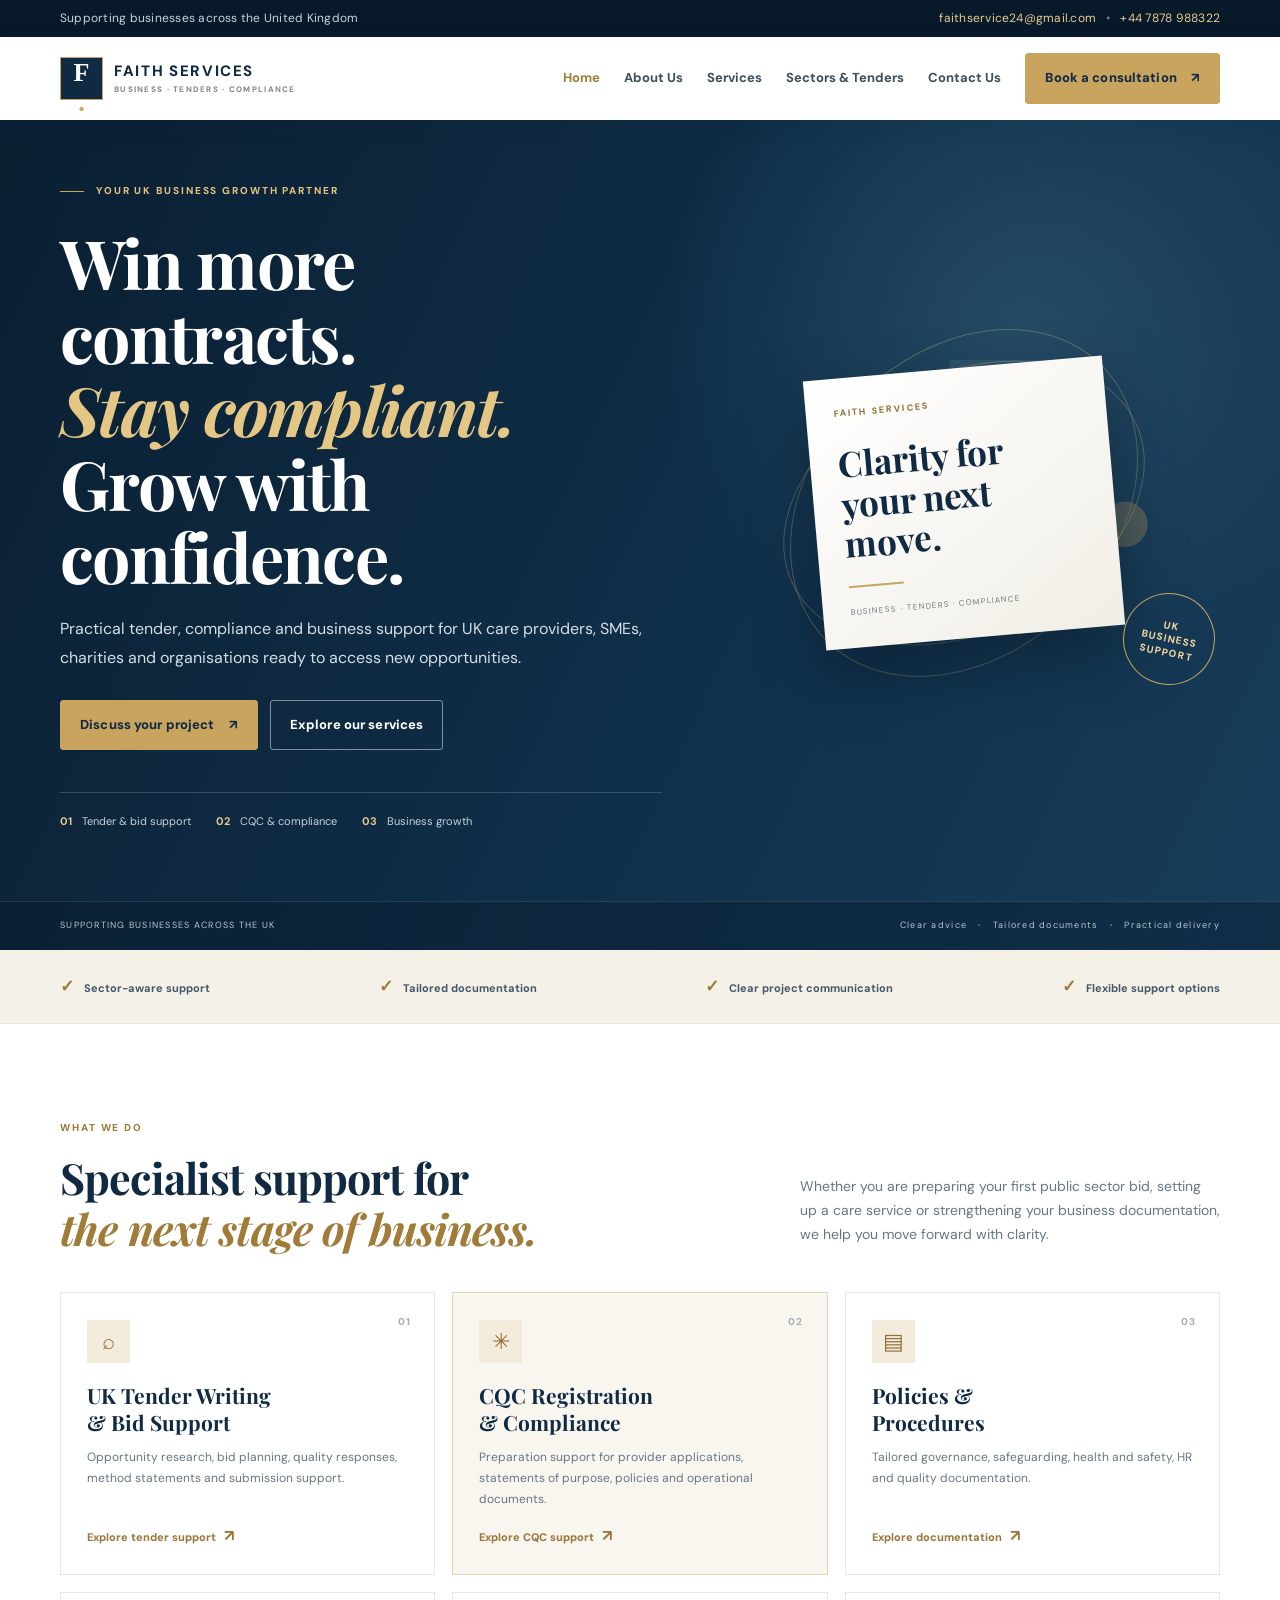
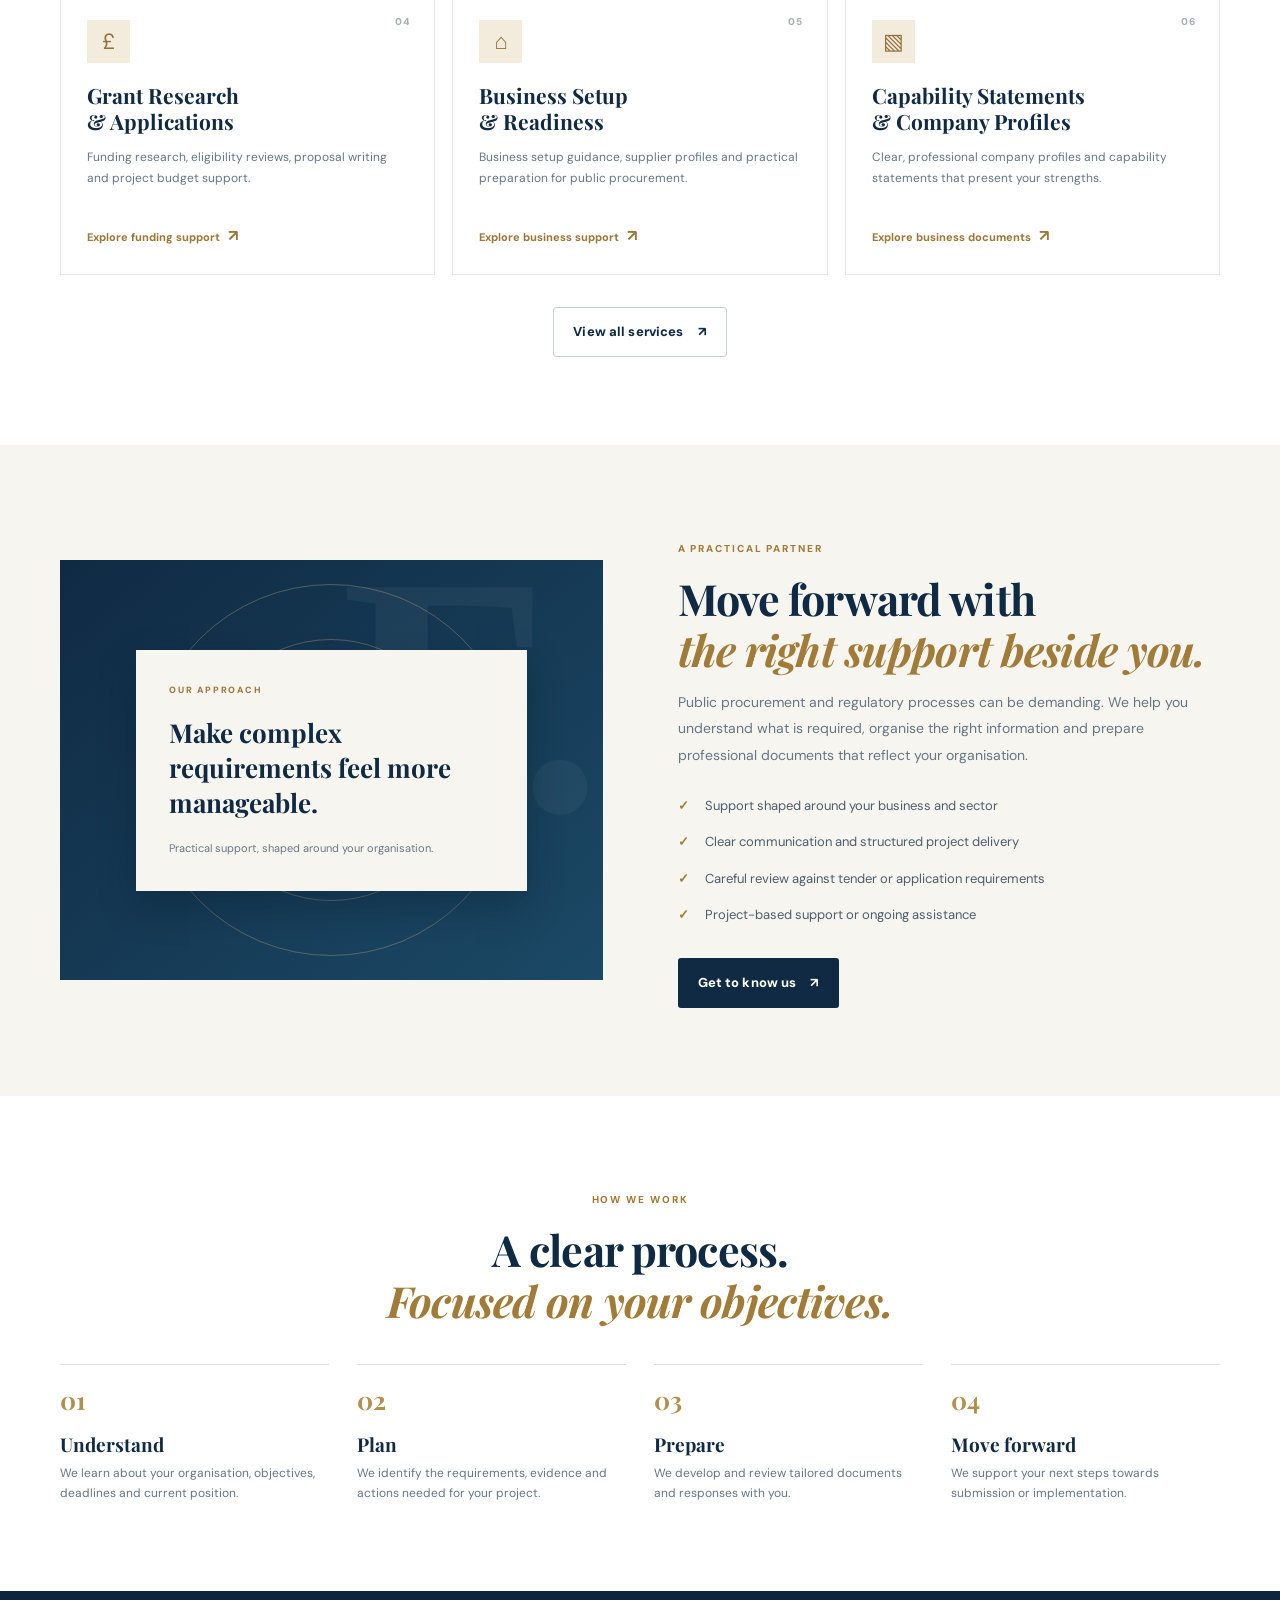
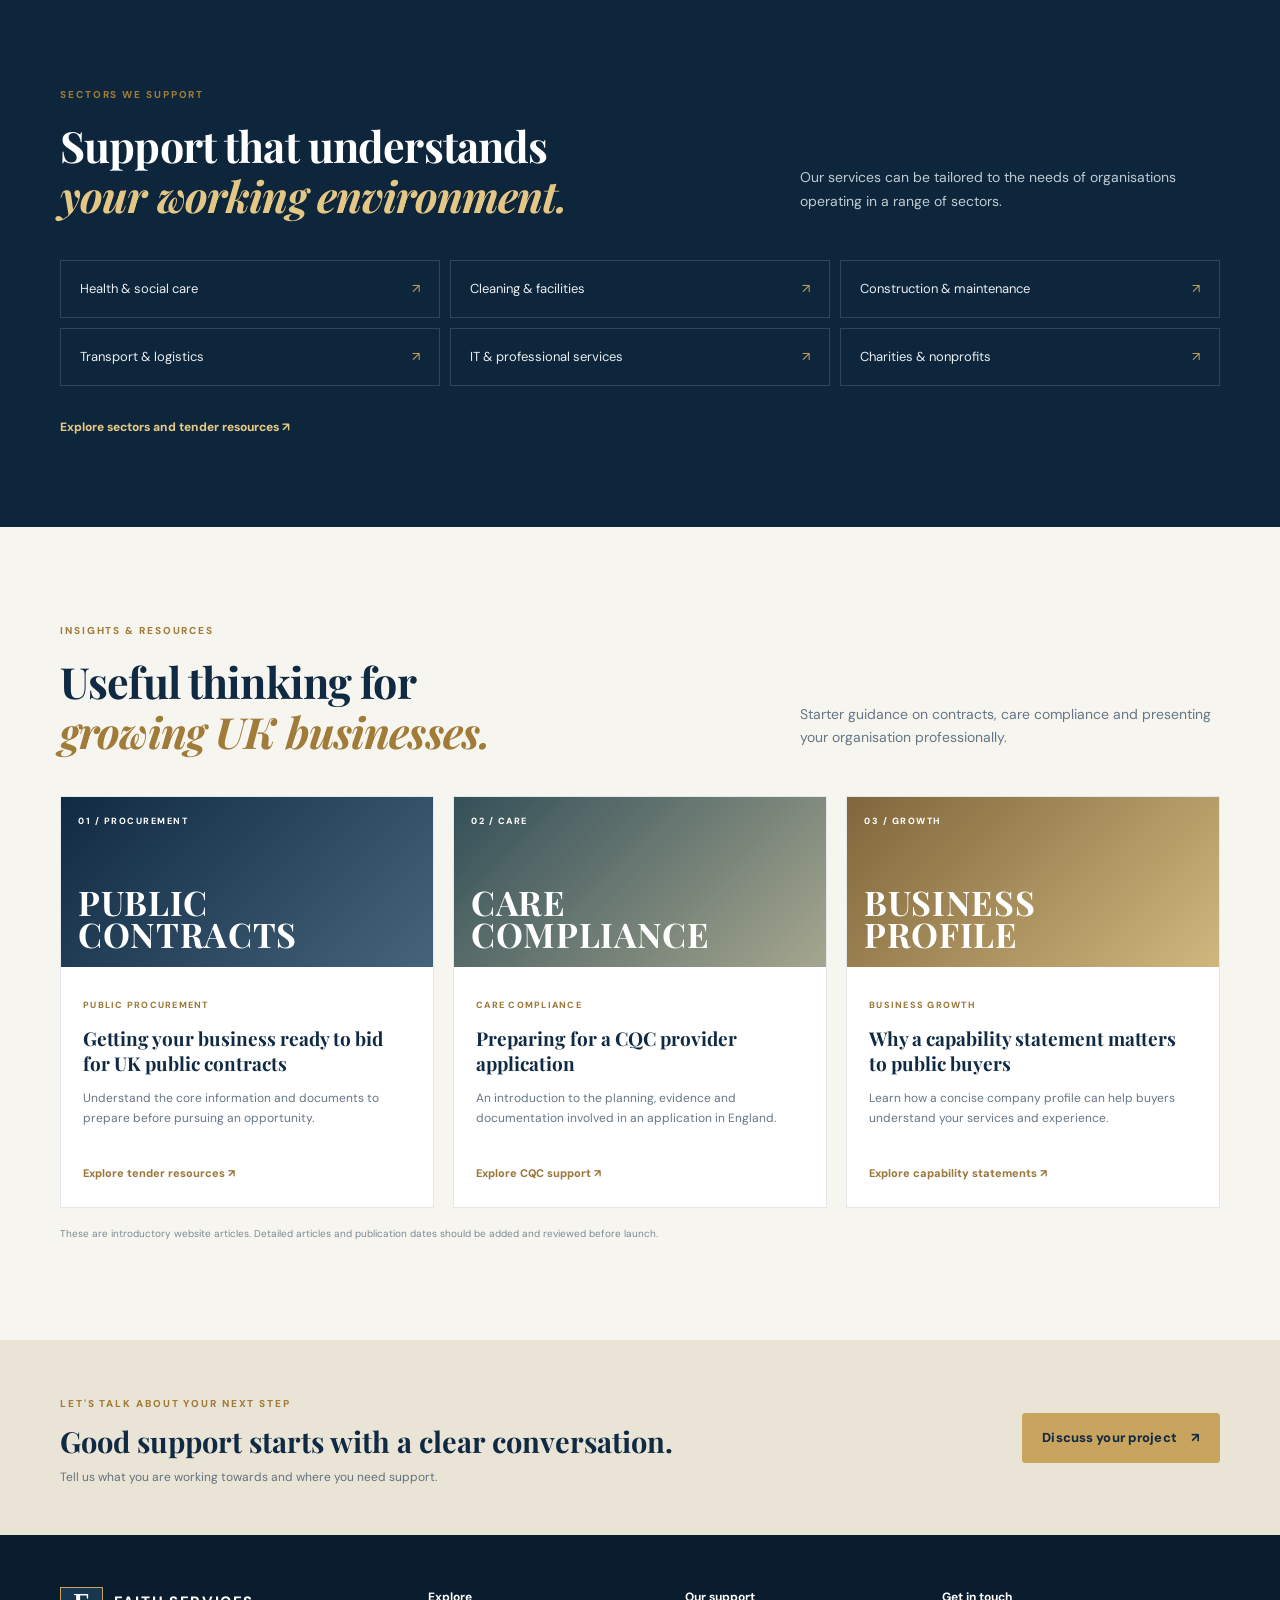
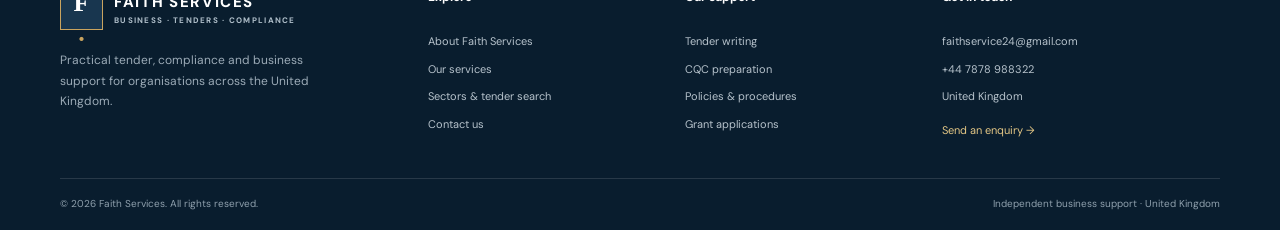
<file: faith-services-website 3/index.html>
<!doctype html><html lang="en-GB"><head><meta charset="utf-8"><meta name="viewport" content="width=device-width,initial-scale=1"><meta name="description" content="Faith Services supports UK businesses with tender writing, CQC registration preparation, compliance documentation, grant applications and business development."><meta name="theme-color" content="#102a43"><title>UK Tender, CQC & Business Support | Faith Services</title><link rel="stylesheet" href="assets/style.css"></head><body><div class="utility"><div class="wrap utility-inner"><span>Supporting businesses across the United Kingdom</span><div><a href="mailto:faithservice24@gmail.com">faithservice24@gmail.com</a><span class="dot">•</span><a href="tel:+447878988322">+44 7878 988322</a></div></div></div>
<header class="header"><div class="wrap nav"><a class="brand" href="index.html" aria-label="Faith Services home"><span class="brand-icon">F<span>.</span></span><span class="brand-name">FAITH SERVICES<small>BUSINESS · TENDERS · COMPLIANCE</small></span></a><button class="menu-toggle" aria-label="Toggle navigation" aria-expanded="false">☰</button><nav class="nav-links"><a href="index.html" data-page="index">Home</a><a href="about.html" data-page="about">About Us</a><a href="services.html" data-page="services">Services</a><a href="sectors.html" data-page="sectors">Sectors & Tenders</a><a href="contact.html" data-page="contact">Contact Us</a><a class="button button-gold nav-cta" href="contact.html">Book a consultation <span>↗</span></a></nav></div></header><main><section class="hero"><div class="hero-glow"></div><div class="wrap hero-grid"><div class="hero-copy"><span class="eyebrow eyebrow-light"><i></i> YOUR UK BUSINESS GROWTH PARTNER</span><h1>Win more contracts.<br><em>Stay compliant.</em><br>Grow with confidence.</h1><p>Practical tender, compliance and business support for UK care providers, SMEs, charities and organisations ready to access new opportunities.</p><div class="hero-actions"><a class="button button-gold" href="contact.html">Discuss your project <span>↗</span></a><a class="button button-ghost" href="services.html">Explore our services</a></div><div class="hero-proof"><span><b>01</b> Tender & bid support</span><span><b>02</b> CQC & compliance</span><span><b>03</b> Business growth</span></div></div><div class="hero-art" aria-label="Abstract Faith Services brand graphic"><div class="art-orbit orbit-one"></div><div class="art-orbit orbit-two"></div><div class="art-monogram">F<span>.</span></div><div class="art-card"><span class="art-label">FAITH SERVICES</span><strong>Clarity for<br>your next move.</strong><span class="art-line"></span><small>BUSINESS · TENDERS · COMPLIANCE</small></div><div class="art-stamp">UK<br>BUSINESS<br>SUPPORT</div></div></div><div class="hero-bottom"><div class="wrap hero-bottom-inner"><span>SUPPORTING BUSINESSES ACROSS THE UK</span><span>Clear advice <b>·</b> Tailored documents <b>·</b> Practical delivery</span></div></div></section>
<section class="trust-row"><div class="wrap trust-items"><span><i>✓</i> Sector-aware support</span><span><i>✓</i> Tailored documentation</span><span><i>✓</i> Clear project communication</span><span><i>✓</i> Flexible support options</span></div></section>
<section class="section"><div class="wrap"><div class="section-heading"><div><span class="eyebrow">WHAT WE DO</span><h2>Specialist support for<br><em>the next stage of business.</em></h2></div><p>Whether you are preparing your first public sector bid, setting up a care service or strengthening your business documentation, we help you move forward with clarity.</p></div><div class="service-grid"><article class="service-card"><span class="card-number">01</span><div class="icon-box">⌕</div><h3>UK Tender Writing<br>& Bid Support</h3><p>Opportunity research, bid planning, quality responses, method statements and submission support.</p><a href="services.html#tender-writing">Explore tender support <b>↗</b></a></article><article class="service-card featured"><span class="card-number">02</span><div class="icon-box">✳</div><h3>CQC Registration<br>& Compliance</h3><p>Preparation support for provider applications, statements of purpose, policies and operational documents.</p><a href="services.html#cqc">Explore CQC support <b>↗</b></a></article><article class="service-card"><span class="card-number">03</span><div class="icon-box">▤</div><h3>Policies &<br>Procedures</h3><p>Tailored governance, safeguarding, health and safety, HR and quality documentation.</p><a href="services.html#policies">Explore documentation <b>↗</b></a></article><article class="service-card"><span class="card-number">04</span><div class="icon-box">£</div><h3>Grant Research<br>& Applications</h3><p>Funding research, eligibility reviews, proposal writing and project budget support.</p><a href="services.html#grants">Explore funding support <b>↗</b></a></article><article class="service-card"><span class="card-number">05</span><div class="icon-box">⌂</div><h3>Business Setup<br>& Readiness</h3><p>Business setup guidance, supplier profiles and practical preparation for public procurement.</p><a href="services.html#business">Explore business support <b>↗</b></a></article><article class="service-card"><span class="card-number">06</span><div class="icon-box">▧</div><h3>Capability Statements<br>& Company Profiles</h3><p>Clear, professional company profiles and capability statements that present your strengths.</p><a href="services.html#capability">Explore business documents <b>↗</b></a></article></div><div class="center space-top"><a class="button button-outline" href="services.html">View all services <span>↗</span></a></div></div></section>
<section class="section section-soft"><div class="wrap split-layout"><div class="split-art"><div class="split-quote"><span>OUR APPROACH</span><strong>Make complex requirements feel more manageable.</strong><small>Practical support, shaped around your organisation.</small></div><div class="split-watermark">F.</div></div><div class="split-copy"><span class="eyebrow">A PRACTICAL PARTNER</span><h2>Move forward with<br><em>the right support beside you.</em></h2><p>Public procurement and regulatory processes can be demanding. We help you understand what is required, organise the right information and prepare professional documents that reflect your organisation.</p><ul class="tick-list"><li>Support shaped around your business and sector</li><li>Clear communication and structured project delivery</li><li>Careful review against tender or application requirements</li><li>Project-based support or ongoing assistance</li></ul><a class="button button-navy" href="about.html">Get to know us <span>↗</span></a></div></div></section>
<section class="section"><div class="wrap"><div class="section-heading centered"><div><span class="eyebrow">HOW WE WORK</span><h2>A clear process.<br><em>Focused on your objectives.</em></h2></div><p>We keep the work organised, transparent and focused on the requirements that matter.</p></div><div class="process-grid"><div><b>01</b><h3>Understand</h3><p>We learn about your organisation, objectives, deadlines and current position.</p></div><div><b>02</b><h3>Plan</h3><p>We identify the requirements, evidence and actions needed for your project.</p></div><div><b>03</b><h3>Prepare</h3><p>We develop and review tailored documents and responses with you.</p></div><div><b>04</b><h3>Move forward</h3><p>We support your next steps towards submission or implementation.</p></div></div></div></section>
<section class="section section-dark"><div class="wrap"><div class="section-heading"><div><span class="eyebrow">SECTORS WE SUPPORT</span><h2>Support that understands<br><em>your working environment.</em></h2></div><p>Our services can be tailored to the needs of organisations operating in a range of sectors.</p></div><div class="sector-pills"><a href="sectors.html#care">Health & social care <span>↗</span></a><a href="sectors.html#cleaning">Cleaning & facilities <span>↗</span></a><a href="sectors.html#construction">Construction & maintenance <span>↗</span></a><a href="sectors.html#logistics">Transport & logistics <span>↗</span></a><a href="sectors.html#professional">IT & professional services <span>↗</span></a><a href="sectors.html#charities">Charities & nonprofits <span>↗</span></a></div><div class="dark-link"><a href="sectors.html">Explore sectors and tender resources <b>↗</b></a></div></div></section>
<section class="section section-soft"><div class="wrap"><div class="section-heading"><div><span class="eyebrow">INSIGHTS & RESOURCES</span><h2>Useful thinking for<br><em>growing UK businesses.</em></h2></div><p>Starter guidance on contracts, care compliance and presenting your organisation professionally.</p></div><div class="insight-grid"><article class="insight"><div class="insight-art art-one"><span>01 / PROCUREMENT</span><b>PUBLIC<br>CONTRACTS</b></div><div class="insight-body"><small>PUBLIC PROCUREMENT</small><h3>Getting your business ready to bid for UK public contracts</h3><p>Understand the core information and documents to prepare before pursuing an opportunity.</p><a href="sectors.html#tender-search">Explore tender resources ↗</a></div></article><article class="insight"><div class="insight-art art-two"><span>02 / CARE</span><b>CARE<br>COMPLIANCE</b></div><div class="insight-body"><small>CARE COMPLIANCE</small><h3>Preparing for a CQC provider application</h3><p>An introduction to the planning, evidence and documentation involved in an application in England.</p><a href="services.html#cqc">Explore CQC support ↗</a></div></article><article class="insight"><div class="insight-art art-three"><span>03 / GROWTH</span><b>BUSINESS<br>PROFILE</b></div><div class="insight-body"><small>BUSINESS GROWTH</small><h3>Why a capability statement matters to public buyers</h3><p>Learn how a concise company profile can help buyers understand your services and experience.</p><a href="services.html#capability">Explore capability statements ↗</a></div></article></div><p class="fine-print">These are introductory website articles. Detailed articles and publication dates should be added and reviewed before launch.</p></div></section></main><section class="bottom-cta"><div class="wrap cta-inner"><div><span class="eyebrow">LET'S TALK ABOUT YOUR NEXT STEP</span><h2>Good support starts with a clear conversation.</h2><p>Tell us what you are working towards and where you need support.</p></div><a class="button button-gold" href="contact.html">Discuss your project <span>↗</span></a></div></section>
<footer class="footer"><div class="wrap footer-grid"><div><a class="brand brand-light" href="index.html"><span class="brand-icon">F<span>.</span></span><span class="brand-name">FAITH SERVICES<small>BUSINESS · TENDERS · COMPLIANCE</small></span></a><p class="footer-about">Practical tender, compliance and business support for organisations across the United Kingdom.</p></div><div><h4>Explore</h4><a href="about.html">About Faith Services</a><a href="services.html">Our services</a><a href="sectors.html">Sectors & tender search</a><a href="contact.html">Contact us</a></div><div><h4>Our support</h4><a href="services.html#tender-writing">Tender writing</a><a href="services.html#cqc">CQC preparation</a><a href="services.html#policies">Policies & procedures</a><a href="services.html#grants">Grant applications</a></div><div><h4>Get in touch</h4><a href="mailto:faithservice24@gmail.com">faithservice24@gmail.com</a><a href="tel:+447878988322">+44 7878 988322</a><span>United Kingdom</span><a class="footer-contact" href="contact.html">Send an enquiry →</a></div></div><div class="wrap footer-bottom"><span>© <span data-year></span> Faith Services. All rights reserved.</span><span>Independent business support · United Kingdom</span></div></footer><script src="assets/site.js"></script></body></html>
</file>
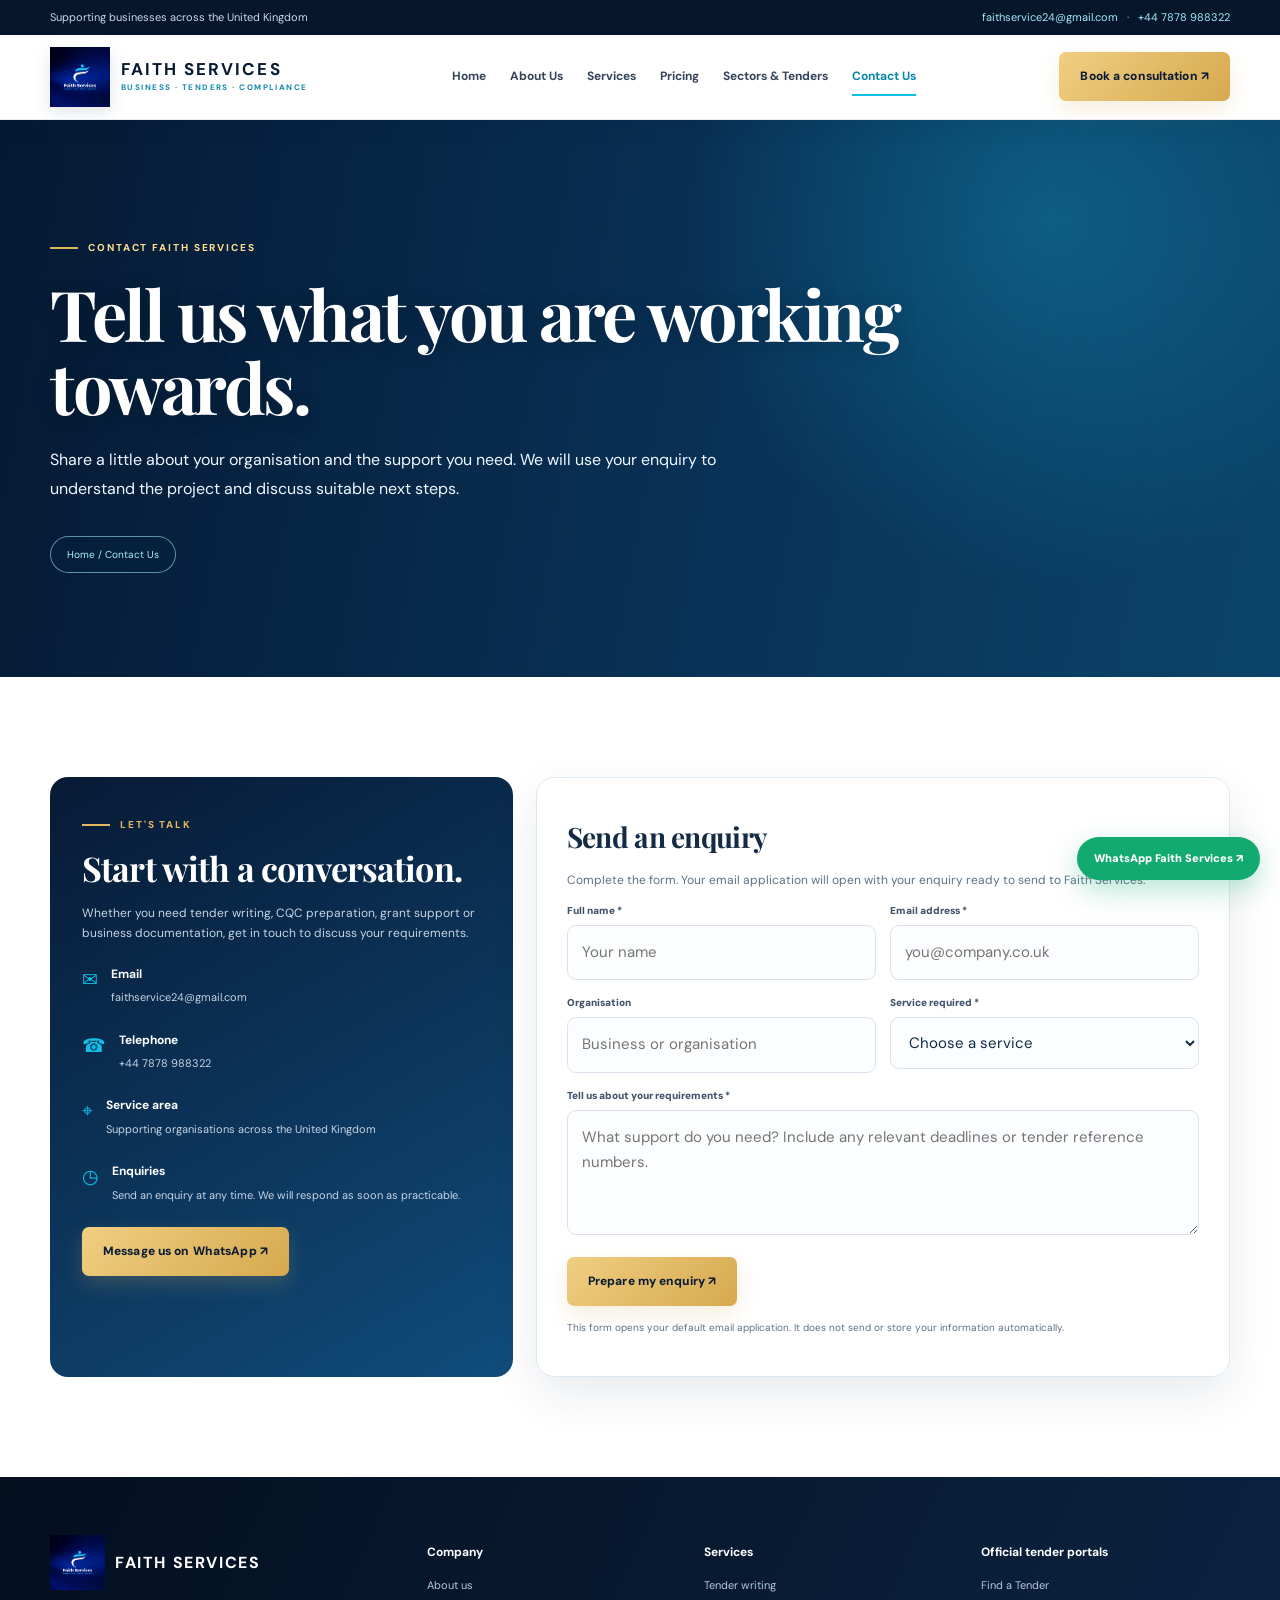
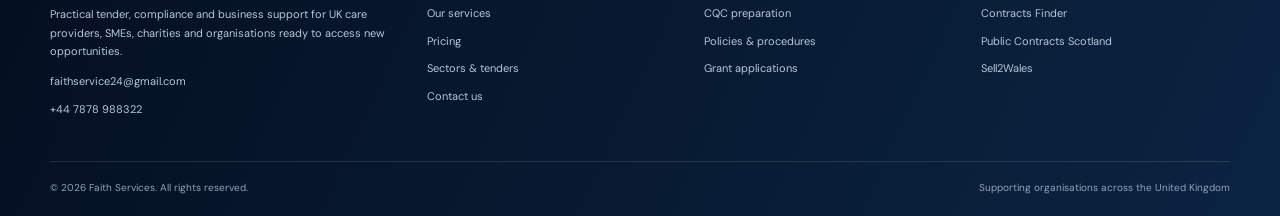
<file: contact.html>
<!doctype html><html lang="en-GB"><head><meta charset="utf-8"><meta name="viewport" content="width=device-width, initial-scale=1"><title>Contact Us | Faith Services</title><meta name="description" content="Contact Faith Services about UK tender writing, CQC compliance, grant applications and business support."><meta name="theme-color" content="#07152f"><link rel="icon" href="assets/faith-services-logo.png"><link rel="stylesheet" href="assets/style.css"><meta property="og:title" content="Contact Us | Faith Services"><meta property="og:description" content="Contact Faith Services about UK tender writing, CQC compliance, grant applications and business support."></head><body>
<div class="topline"><div class="wrap"><span>Supporting businesses across the United Kingdom</span><span><a href="mailto:faithservice24@gmail.com">faithservice24@gmail.com</a> &nbsp; · &nbsp; <a href="tel:+447878988322">+44 7878 988322</a></span></div></div>
<header><div class="wrap nav"><a class="brand" href="index.html"><img src="assets/faith-services-logo.png" alt="Faith Services original logo"><span><b>FAITH SERVICES</b><small>BUSINESS · TENDERS · COMPLIANCE</small></span></a><button class="menu" aria-label="Toggle navigation" aria-expanded="false">☰</button><nav class="links"><a class="" href="index.html">Home</a><a class="" href="about.html">About Us</a><a class="" href="services.html">Services</a><a class="" href="pricing.html">Pricing</a><a class="" href="sectors.html">Sectors & Tenders</a><a class="active" href="contact.html">Contact Us</a></nav><a class="btn primary nav-cta" href="contact.html">Book a consultation ↗</a></div></header>
<main><section class="page-hero"><div class="wrap"><span class="eyebrow">Contact Faith Services</span><h1>Tell us what you are working towards.</h1><p>Share a little about your organisation and the support you need. We will use your enquiry to understand the project and discuss suitable next steps.</p><span class="crumb">Home / Contact Us</span></div></section>
<section class="section"><div class="wrap"><div class="contactgrid"><aside class="contact-info"><span class="eyebrow">Let's talk</span><h2 style="font-size:34px;margin:15px 0">Start with a conversation.</h2><p>Whether you need tender writing, CQC preparation, grant support or business documentation, get in touch to discuss your requirements.</p>
<div class="detail"><i>✉</i><div><b>Email</b><small>faithservice24@gmail.com</small></div></div><div class="detail"><i>☎</i><div><b>Telephone</b><small>+44 7878 988322</small></div></div><div class="detail"><i>⌖</i><div><b>Service area</b><small>Supporting organisations across the United Kingdom</small></div></div><div class="detail"><i>◷</i><div><b>Enquiries</b><small>Send an enquiry at any time. We will respond as soon as practicable.</small></div></div><a class="btn primary" href="https://wa.me/447878988322" target="_blank" rel="noopener">Message us on WhatsApp ↗</a></aside>
<div class="formbox"><h2>Send an enquiry</h2><p style="font-size:12px;color:var(--muted)">Complete the form. Your email application will open with your enquiry ready to send to Faith Services.</p><form id="contact-form"><div class="formgrid">
<div class="field"><label for="name">Full name *</label><input id="name" name="name" required placeholder="Your name"></div>
<div class="field"><label for="email">Email address *</label><input id="email" name="email" type="email" required placeholder="you@company.co.uk"></div>
<div class="field"><label for="company">Organisation</label><input id="company" name="company" placeholder="Business or organisation"></div>
<div class="field"><label for="service">Service required *</label><select id="service" name="service" required><option value="">Choose a service</option><option>Tender Writing & Bid Support</option><option>CQC Registration & Compliance</option><option>Grant Research & Writing</option><option>Policies & Procedures</option><option>Business Setup & Procurement Readiness</option><option>Capability Statement & Company Profile</option><option>Other</option></select></div>
<div class="field full"><label for="message">Tell us about your requirements *</label><textarea id="message" name="message" required placeholder="What support do you need? Include any relevant deadlines or tender reference numbers."></textarea></div>
<div class="field full"><button class="btn primary" type="submit">Prepare my enquiry ↗</button><p class="hint">This form opens your default email application. It does not send or store your information automatically.</p></div>
</div></form></div></div></div></section></main>
<footer><div class="wrap"><div class="footgrid">
<div><div class="footbrand"><img src="assets/faith-services-logo.png" alt="Faith Services logo"><b>FAITH SERVICES</b></div><p>Practical tender, compliance and business support for UK care providers, SMEs, charities and organisations ready to access new opportunities.</p><a href="mailto:faithservice24@gmail.com">faithservice24@gmail.com</a><a href="tel:+447878988322">+44 7878 988322</a></div>
<div><h4>Company</h4><a href="about.html">About us</a><a href="services.html">Our services</a><a href="pricing.html">Pricing</a><a href="sectors.html">Sectors & tenders</a><a href="contact.html">Contact us</a></div>
<div><h4>Services</h4><a href="services.html#tender">Tender writing</a><a href="services.html#cqc">CQC preparation</a><a href="services.html#policies">Policies & procedures</a><a href="services.html#grants">Grant applications</a></div>
<div><h4>Official tender portals</h4><a href="https://www.find-tender.service.gov.uk/" target="_blank" rel="noopener">Find a Tender</a><a href="https://www.gov.uk/contracts-finder" target="_blank" rel="noopener">Contracts Finder</a><a href="https://www.publiccontractsscotland.gov.uk/" target="_blank" rel="noopener">Public Contracts Scotland</a><a href="https://www.sell2wales.gov.wales/" target="_blank" rel="noopener">Sell2Wales</a></div>
</div><div class="footbottom"><span>© <span id="year"></span> Faith Services. All rights reserved.</span><span>Supporting organisations across the United Kingdom</span></div></div></footer>
<a class="wa" href="https://wa.me/447878988322" target="_blank" rel="noopener">WhatsApp Faith Services ↗</a><script src="assets/site.js"></script><script>document.getElementById('year').textContent=new Date().getFullYear()</script></body></html>
</file>
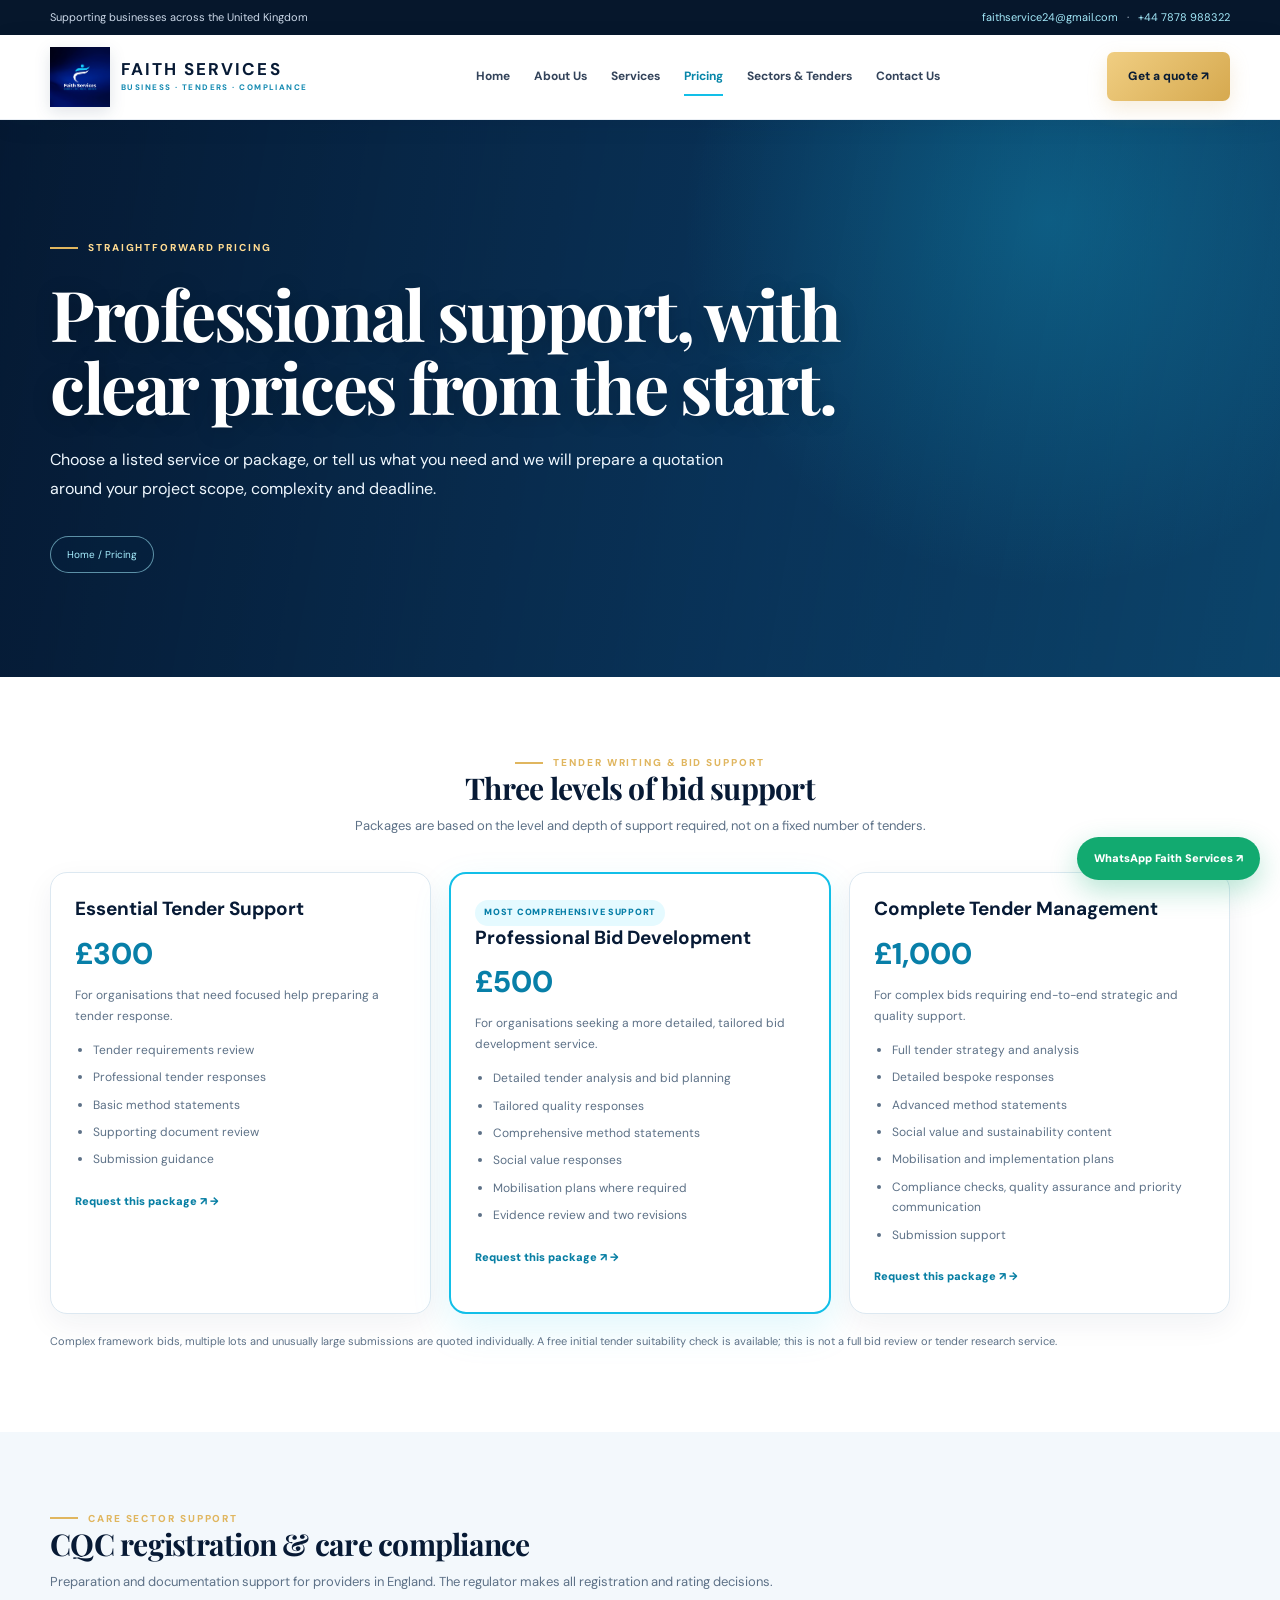
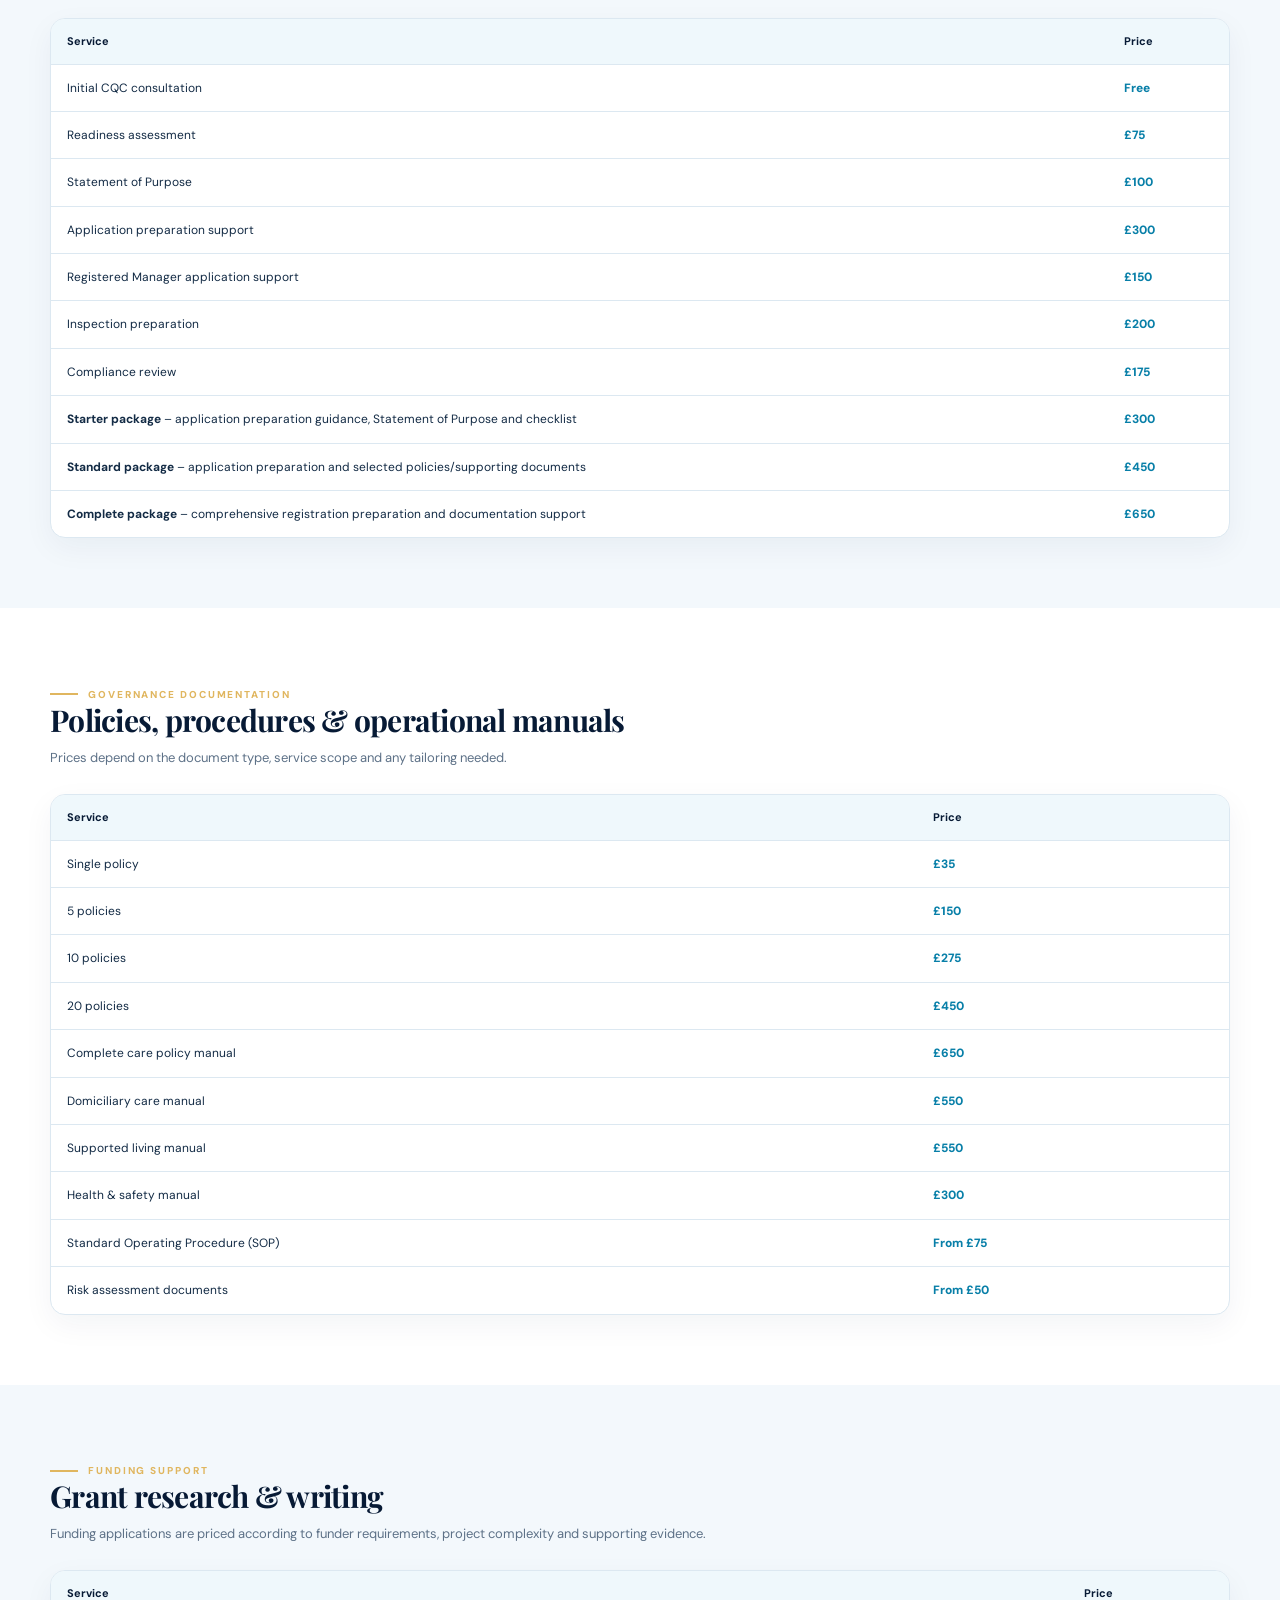
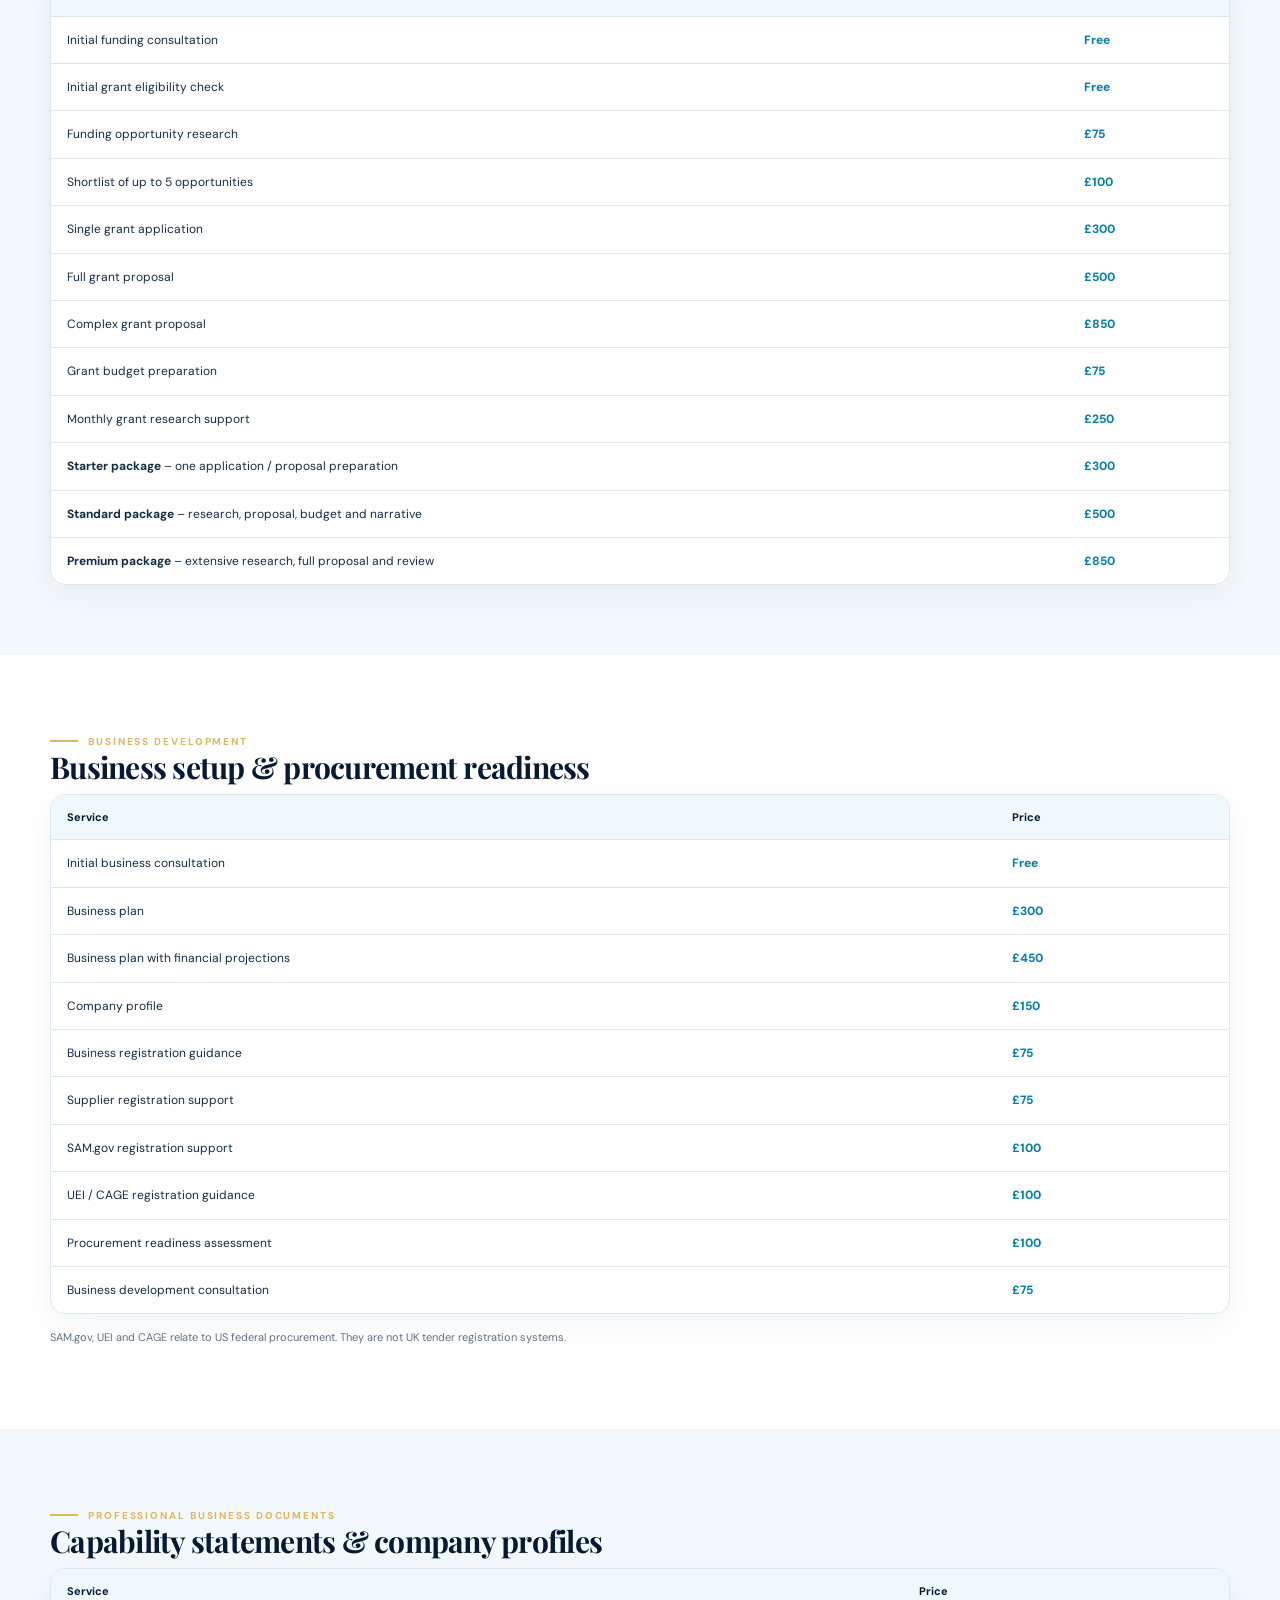
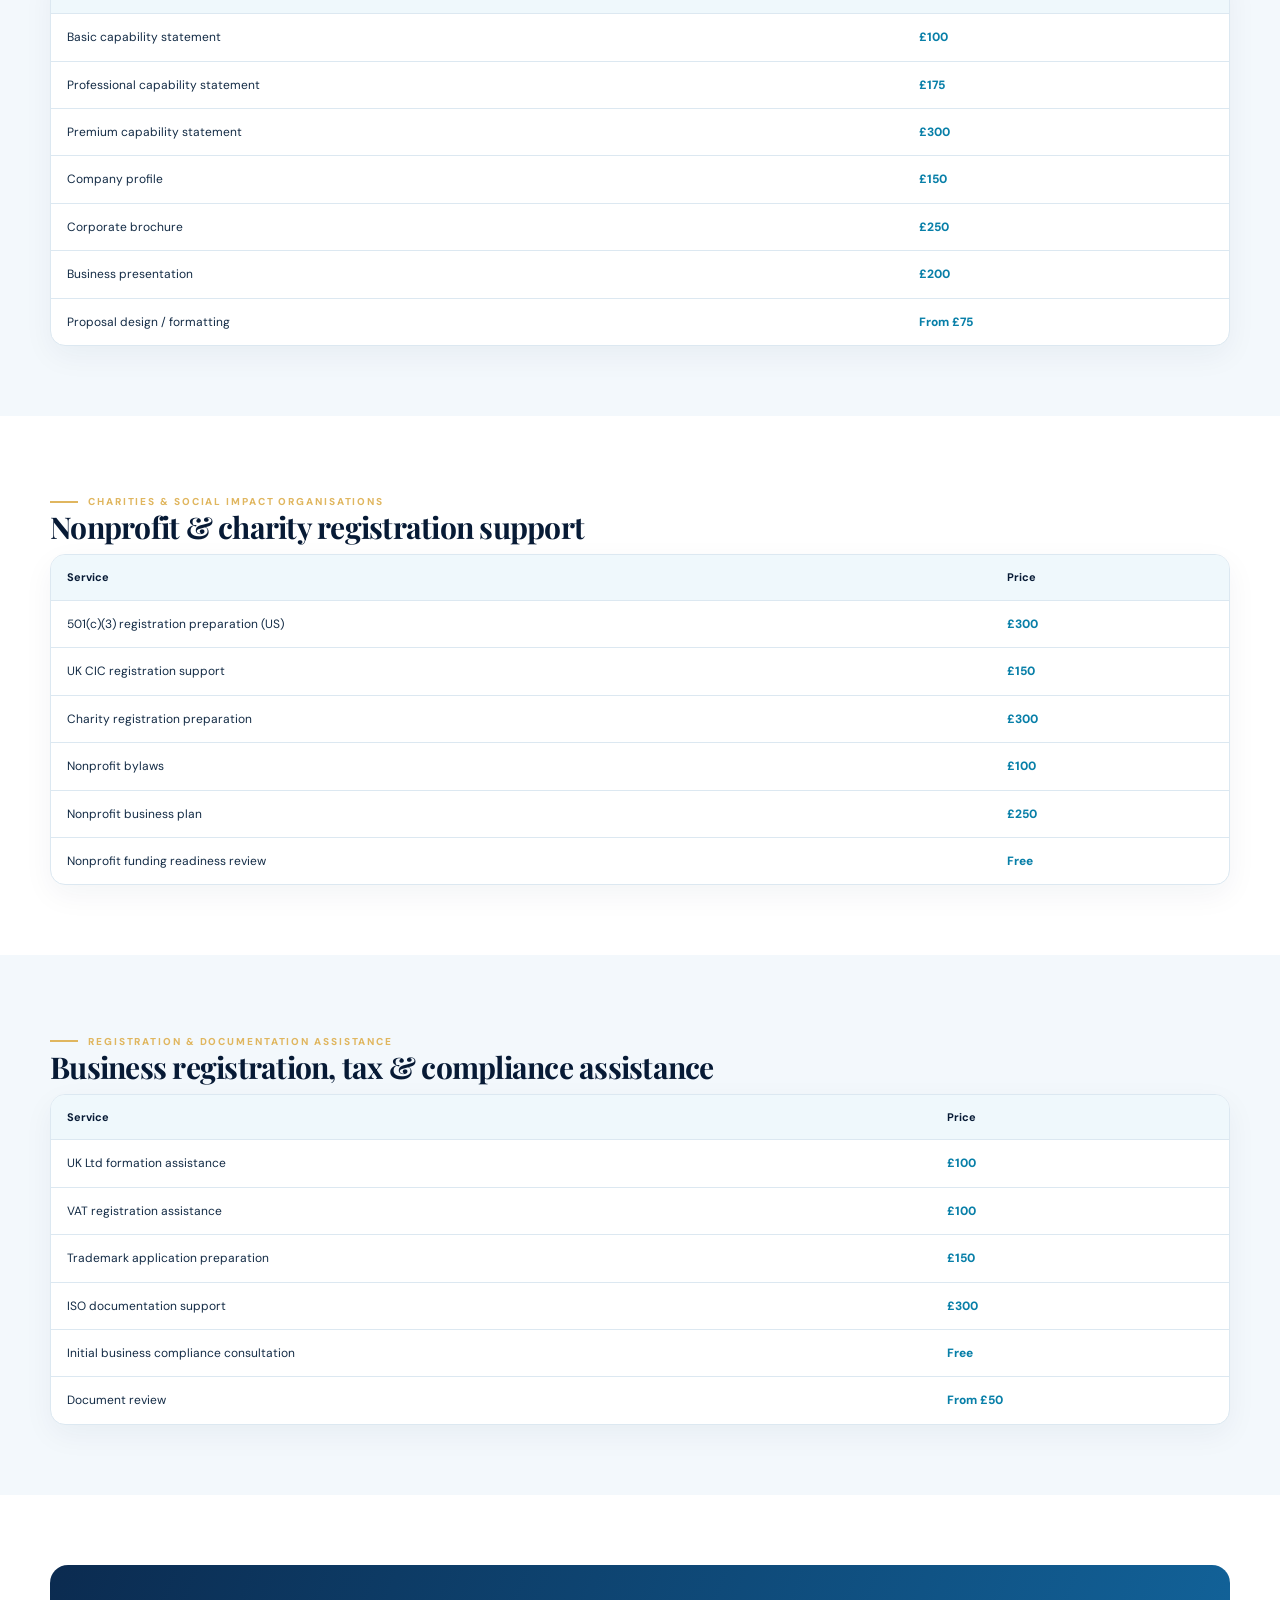
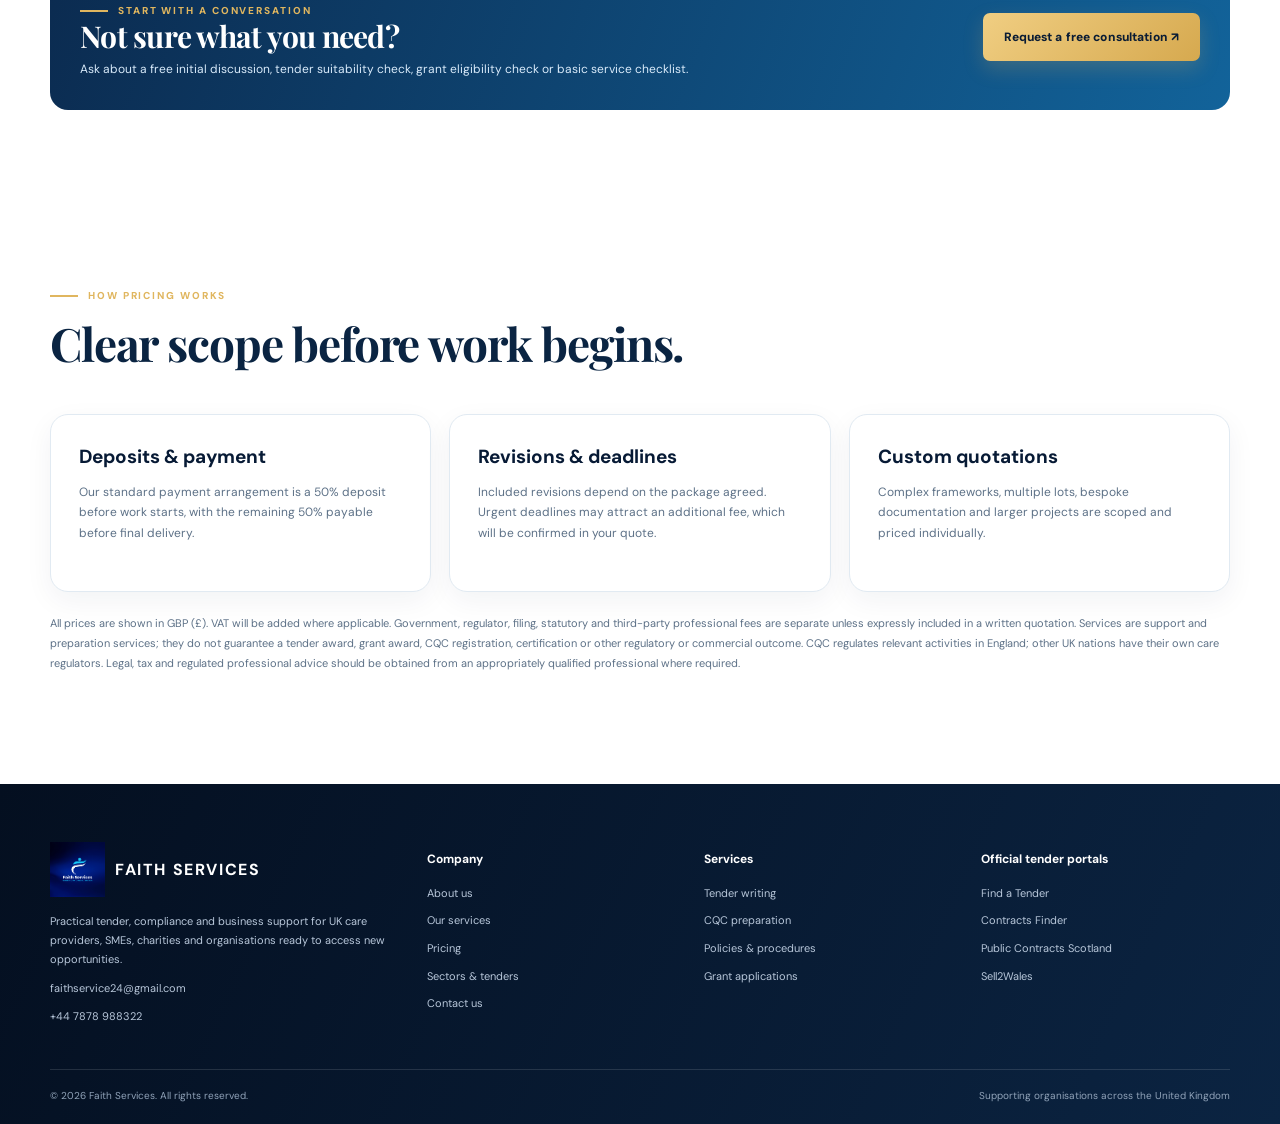
<file: pricing.html>
<!doctype html>
<html lang="en-GB">
<head>
<meta charset="utf-8"><meta name="viewport" content="width=device-width, initial-scale=1">
<title>Pricing | Faith Services</title>
<meta name="description" content="Transparent starting prices for tender writing, CQC preparation, policies, grants, business support and compliance services from Faith Services.">
<meta name="theme-color" content="#07152f"><link rel="icon" href="assets/faith-services-logo.png"><link rel="stylesheet" href="assets/style.css">
<style>
.price-intro{max-width:790px;margin:0 auto 35px;text-align:center}
.price-grid{display:grid;grid-template-columns:repeat(3,1fr);gap:18px}
.price-card{background:#fff;border:1px solid var(--line);border-radius:17px;padding:24px;box-shadow:0 10px 30px rgba(5,35,69,.06)}
.price-card h3{font-size:19px;color:var(--navy);margin:0 0 5px}
.price-card .price{font:800 30px 'DM Sans',Arial;color:#087fa8;margin:12px 0}
.price-card p,.price-card li{font-size:12px;color:var(--muted)}
.price-card ul{padding-left:18px;margin:14px 0 18px}
.price-card li{margin:7px 0}
.price-card.featured{border:2px solid var(--cyan);box-shadow:0 15px 38px rgba(18,191,232,.13)}
.price-card .tag{display:inline-block;color:#087fa8;background:#e5faff;padding:5px 9px;border-radius:30px;font-size:9px;font-weight:900;letter-spacing:.08em;text-transform:uppercase}
.price-table-wrap{overflow-x:auto;background:#fff;border:1px solid var(--line);border-radius:15px;box-shadow:0 10px 30px rgba(5,35,69,.05)}
.price-table{width:100%;border-collapse:collapse;min-width:490px}
.price-table th,.price-table td{padding:13px 16px;text-align:left;border-bottom:1px solid var(--line);font-size:12px}
.price-table th{background:#eff8fc;color:var(--navy);font-size:11px}
.price-table td:last-child{font-weight:800;color:#087fa8;white-space:nowrap}
.price-table tr:last-child td{border-bottom:0}
.price-section{padding:70px 0}
.price-section.alt{background:#f3f8fc}
.price-section h2{font-size:30px;color:var(--navy);margin:0 0 9px}
.price-section .sub{color:var(--muted);font-size:13px;margin:0 0 25px}
.free-strip{background:linear-gradient(110deg,#0b2b50,#12639a);color:white;border-radius:18px;padding:30px;display:flex;align-items:center;justify-content:space-between;gap:20px}
.free-strip h2{color:white;margin:0 0 5px}.free-strip p{color:#d8eafa;font-size:12px;margin:0}
.disclaimer{font-size:11px;color:var(--muted);line-height:1.8}
@media(max-width:850px){.price-grid{grid-template-columns:repeat(2,1fr)}}
@media(max-width:600px){.price-grid{grid-template-columns:1fr}.free-strip{display:block}.free-strip .btn{margin-top:18px}.price-section{padding:52px 0}}
</style>
</head>
<body>
<div class="topline"><div class="wrap"><span>Supporting businesses across the United Kingdom</span><span><a href="mailto:faithservice24@gmail.com">faithservice24@gmail.com</a> &nbsp; · &nbsp; <a href="tel:+447878988322">+44 7878 988322</a></span></div></div>
<header><div class="wrap nav"><a class="brand" href="index.html"><img src="assets/faith-services-logo.png" alt="Faith Services original logo"><span><b>FAITH SERVICES</b><small>BUSINESS · TENDERS · COMPLIANCE</small></span></a><button class="menu" aria-label="Toggle navigation" aria-expanded="false">☰</button><nav class="links"><a href="index.html">Home</a><a href="about.html">About Us</a><a href="services.html">Services</a><a href="pricing.html" class="active">Pricing</a><a href="sectors.html">Sectors & Tenders</a><a href="contact.html">Contact Us</a></nav><a class="btn primary nav-cta" href="contact.html?service=Custom%20Quote">Get a quote ↗</a></div></header>

<main>
<section class="page-hero"><div class="wrap"><span class="eyebrow">Straightforward pricing</span><h1>Professional support, with clear prices from the start.</h1><p>Choose a listed service or package, or tell us what you need and we will prepare a quotation around your project scope, complexity and deadline.</p><span class="crumb">Home / Pricing</span></div></section>

<section class="price-section"><div class="wrap">
<div class="price-intro"><span class="eyebrow">Tender writing & bid support</span><h2>Three levels of bid support</h2><p class="sub">Packages are based on the level and depth of support required, not on a fixed number of tenders.</p></div>
<div class="price-grid">
<article class="price-card"><h3>Essential Tender Support</h3><div class="price">£300</div><p>For organisations that need focused help preparing a tender response.</p><ul><li>Tender requirements review</li><li>Professional tender responses</li><li>Basic method statements</li><li>Supporting document review</li><li>Submission guidance</li></ul><a class="more" href="contact.html?service=Essential%20Tender%20Support">Request this package ↗</a></article>
<article class="price-card featured"><span class="tag">Most comprehensive support</span><h3>Professional Bid Development</h3><div class="price">£500</div><p>For organisations seeking a more detailed, tailored bid development service.</p><ul><li>Detailed tender analysis and bid planning</li><li>Tailored quality responses</li><li>Comprehensive method statements</li><li>Social value responses</li><li>Mobilisation plans where required</li><li>Evidence review and two revisions</li></ul><a class="more" href="contact.html?service=Professional%20Bid%20Development">Request this package ↗</a></article>
<article class="price-card"><h3>Complete Tender Management</h3><div class="price">£1,000</div><p>For complex bids requiring end-to-end strategic and quality support.</p><ul><li>Full tender strategy and analysis</li><li>Detailed bespoke responses</li><li>Advanced method statements</li><li>Social value and sustainability content</li><li>Mobilisation and implementation plans</li><li>Compliance checks, quality assurance and priority communication</li><li>Submission support</li></ul><a class="more" href="contact.html?service=Complete%20Tender%20Management">Request this package ↗</a></article>
</div><p class="disclaimer" style="margin-top:18px">Complex framework bids, multiple lots and unusually large submissions are quoted individually. A free initial tender suitability check is available; this is not a full bid review or tender research service.</p>
</div></section>

<section class="price-section alt"><div class="wrap"><span class="eyebrow">Care sector support</span><h2>CQC registration & care compliance</h2><p class="sub">Preparation and documentation support for providers in England. The regulator makes all registration and rating decisions.</p>
<div class="price-table-wrap"><table class="price-table"><thead><tr><th>Service</th><th>Price</th></tr></thead><tbody>
<tr><td>Initial CQC consultation</td><td>Free</td></tr><tr><td>Readiness assessment</td><td>£75</td></tr><tr><td>Statement of Purpose</td><td>£100</td></tr><tr><td>Application preparation support</td><td>£300</td></tr><tr><td>Registered Manager application support</td><td>£150</td></tr><tr><td>Inspection preparation</td><td>£200</td></tr><tr><td>Compliance review</td><td>£175</td></tr>
<tr><td><b>Starter package</b> – application preparation guidance, Statement of Purpose and checklist</td><td>£300</td></tr><tr><td><b>Standard package</b> – application preparation and selected policies/supporting documents</td><td>£450</td></tr><tr><td><b>Complete package</b> – comprehensive registration preparation and documentation support</td><td>£650</td></tr>
</tbody></table></div></div></section>

<section class="price-section"><div class="wrap"><span class="eyebrow">Governance documentation</span><h2>Policies, procedures & operational manuals</h2><p class="sub">Prices depend on the document type, service scope and any tailoring needed.</p><div class="price-table-wrap"><table class="price-table"><thead><tr><th>Service</th><th>Price</th></tr></thead><tbody>
<tr><td>Single policy</td><td>£35</td></tr><tr><td>5 policies</td><td>£150</td></tr><tr><td>10 policies</td><td>£275</td></tr><tr><td>20 policies</td><td>£450</td></tr><tr><td>Complete care policy manual</td><td>£650</td></tr><tr><td>Domiciliary care manual</td><td>£550</td></tr><tr><td>Supported living manual</td><td>£550</td></tr><tr><td>Health & safety manual</td><td>£300</td></tr><tr><td>Standard Operating Procedure (SOP)</td><td>From £75</td></tr><tr><td>Risk assessment documents</td><td>From £50</td></tr>
</tbody></table></div></div></section>

<section class="price-section alt"><div class="wrap"><span class="eyebrow">Funding support</span><h2>Grant research & writing</h2><p class="sub">Funding applications are priced according to funder requirements, project complexity and supporting evidence.</p><div class="price-table-wrap"><table class="price-table"><thead><tr><th>Service</th><th>Price</th></tr></thead><tbody>
<tr><td>Initial funding consultation</td><td>Free</td></tr><tr><td>Initial grant eligibility check</td><td>Free</td></tr><tr><td>Funding opportunity research</td><td>£75</td></tr><tr><td>Shortlist of up to 5 opportunities</td><td>£100</td></tr><tr><td>Single grant application</td><td>£300</td></tr><tr><td>Full grant proposal</td><td>£500</td></tr><tr><td>Complex grant proposal</td><td>£850</td></tr><tr><td>Grant budget preparation</td><td>£75</td></tr><tr><td>Monthly grant research support</td><td>£250</td></tr>
<tr><td><b>Starter package</b> – one application / proposal preparation</td><td>£300</td></tr><tr><td><b>Standard package</b> – research, proposal, budget and narrative</td><td>£500</td></tr><tr><td><b>Premium package</b> – extensive research, full proposal and review</td><td>£850</td></tr>
</tbody></table></div></div></section>

<section class="price-section"><div class="wrap"><span class="eyebrow">Business development</span><h2>Business setup & procurement readiness</h2><div class="price-table-wrap"><table class="price-table"><thead><tr><th>Service</th><th>Price</th></tr></thead><tbody>
<tr><td>Initial business consultation</td><td>Free</td></tr><tr><td>Business plan</td><td>£300</td></tr><tr><td>Business plan with financial projections</td><td>£450</td></tr><tr><td>Company profile</td><td>£150</td></tr><tr><td>Business registration guidance</td><td>£75</td></tr><tr><td>Supplier registration support</td><td>£75</td></tr><tr><td>SAM.gov registration support</td><td>£100</td></tr><tr><td>UEI / CAGE registration guidance</td><td>£100</td></tr><tr><td>Procurement readiness assessment</td><td>£100</td></tr><tr><td>Business development consultation</td><td>£75</td></tr>
</tbody></table></div><p class="disclaimer" style="margin-top:14px">SAM.gov, UEI and CAGE relate to US federal procurement. They are not UK tender registration systems.</p></div></section>

<section class="price-section alt"><div class="wrap"><span class="eyebrow">Professional business documents</span><h2>Capability statements & company profiles</h2><div class="price-table-wrap"><table class="price-table"><thead><tr><th>Service</th><th>Price</th></tr></thead><tbody>
<tr><td>Basic capability statement</td><td>£100</td></tr><tr><td>Professional capability statement</td><td>£175</td></tr><tr><td>Premium capability statement</td><td>£300</td></tr><tr><td>Company profile</td><td>£150</td></tr><tr><td>Corporate brochure</td><td>£250</td></tr><tr><td>Business presentation</td><td>£200</td></tr><tr><td>Proposal design / formatting</td><td>From £75</td></tr>
</tbody></table></div></div></section>

<section class="price-section"><div class="wrap"><span class="eyebrow">Charities & social impact organisations</span><h2>Nonprofit & charity registration support</h2><div class="price-table-wrap"><table class="price-table"><thead><tr><th>Service</th><th>Price</th></tr></thead><tbody>
<tr><td>501(c)(3) registration preparation (US)</td><td>£300</td></tr><tr><td>UK CIC registration support</td><td>£150</td></tr><tr><td>Charity registration preparation</td><td>£300</td></tr><tr><td>Nonprofit bylaws</td><td>£100</td></tr><tr><td>Nonprofit business plan</td><td>£250</td></tr><tr><td>Nonprofit funding readiness review</td><td>Free</td></tr>
</tbody></table></div></div></section>

<section class="price-section alt"><div class="wrap"><span class="eyebrow">Registration & documentation assistance</span><h2>Business registration, tax & compliance assistance</h2><div class="price-table-wrap"><table class="price-table"><thead><tr><th>Service</th><th>Price</th></tr></thead><tbody>
<tr><td>UK Ltd formation assistance</td><td>£100</td></tr><tr><td>VAT registration assistance</td><td>£100</td></tr><tr><td>Trademark application preparation</td><td>£150</td></tr><tr><td>ISO documentation support</td><td>£300</td></tr><tr><td>Initial business compliance consultation</td><td>Free</td></tr><tr><td>Document review</td><td>From £50</td></tr>
</tbody></table></div></div></section>

<section class="price-section"><div class="wrap"><div class="free-strip"><div><span class="eyebrow">Start with a conversation</span><h2>Not sure what you need?</h2><p>Ask about a free initial discussion, tender suitability check, grant eligibility check or basic service checklist.</p></div><a class="btn primary" href="contact.html?service=Free%20Initial%20Consultation">Request a free consultation ↗</a></div></div></section>

<section class="section"><div class="wrap"><div class="section-head"><span class="eyebrow">How pricing works</span><h2>Clear scope before work begins.</h2></div><div class="cards">
<article class="card"><h3>Deposits & payment</h3><p>Our standard payment arrangement is a 50% deposit before work starts, with the remaining 50% payable before final delivery.</p></article>
<article class="card"><h3>Revisions & deadlines</h3><p>Included revisions depend on the package agreed. Urgent deadlines may attract an additional fee, which will be confirmed in your quote.</p></article>
<article class="card"><h3>Custom quotations</h3><p>Complex frameworks, multiple lots, bespoke documentation and larger projects are scoped and priced individually.</p></article>
</div><p class="disclaimer" style="margin-top:22px">All prices are shown in GBP (£). VAT will be added where applicable. Government, regulator, filing, statutory and third-party professional fees are separate unless expressly included in a written quotation. Services are support and preparation services; they do not guarantee a tender award, grant award, CQC registration, certification or other regulatory or commercial outcome. CQC regulates relevant activities in England; other UK nations have their own care regulators. Legal, tax and regulated professional advice should be obtained from an appropriately qualified professional where required.</p></div></section>
</main>

<footer><div class="wrap"><div class="footgrid">
<div><div class="footbrand"><img src="assets/faith-services-logo.png" alt="Faith Services logo"><b>FAITH SERVICES</b></div><p>Practical tender, compliance and business support for UK care providers, SMEs, charities and organisations ready to access new opportunities.</p><a href="mailto:faithservice24@gmail.com">faithservice24@gmail.com</a><a href="tel:+447878988322">+44 7878 988322</a></div>
<div><h4>Company</h4><a href="about.html">About us</a><a href="services.html">Our services</a><a href="pricing.html">Pricing</a><a href="sectors.html">Sectors & tenders</a><a href="contact.html">Contact us</a></div>
<div><h4>Services</h4><a href="services.html#tender">Tender writing</a><a href="services.html#cqc">CQC preparation</a><a href="services.html#policies">Policies & procedures</a><a href="services.html#grants">Grant applications</a></div>
<div><h4>Official tender portals</h4><a href="https://www.find-tender.service.gov.uk/" target="_blank" rel="noopener">Find a Tender</a><a href="https://www.gov.uk/contracts-finder" target="_blank" rel="noopener">Contracts Finder</a><a href="https://www.publiccontractsscotland.gov.uk/" target="_blank" rel="noopener">Public Contracts Scotland</a><a href="https://www.sell2wales.gov.wales/" target="_blank" rel="noopener">Sell2Wales</a></div>
</div><div class="footbottom"><span>© <span id="year"></span> Faith Services. All rights reserved.</span><span>Supporting organisations across the United Kingdom</span></div></div></footer>
<a class="wa" href="https://wa.me/447878988322" target="_blank" rel="noopener">WhatsApp Faith Services ↗</a><script src="assets/site.js"></script><script>document.getElementById('year').textContent=new Date().getFullYear()</script>
</body></html>
</file>
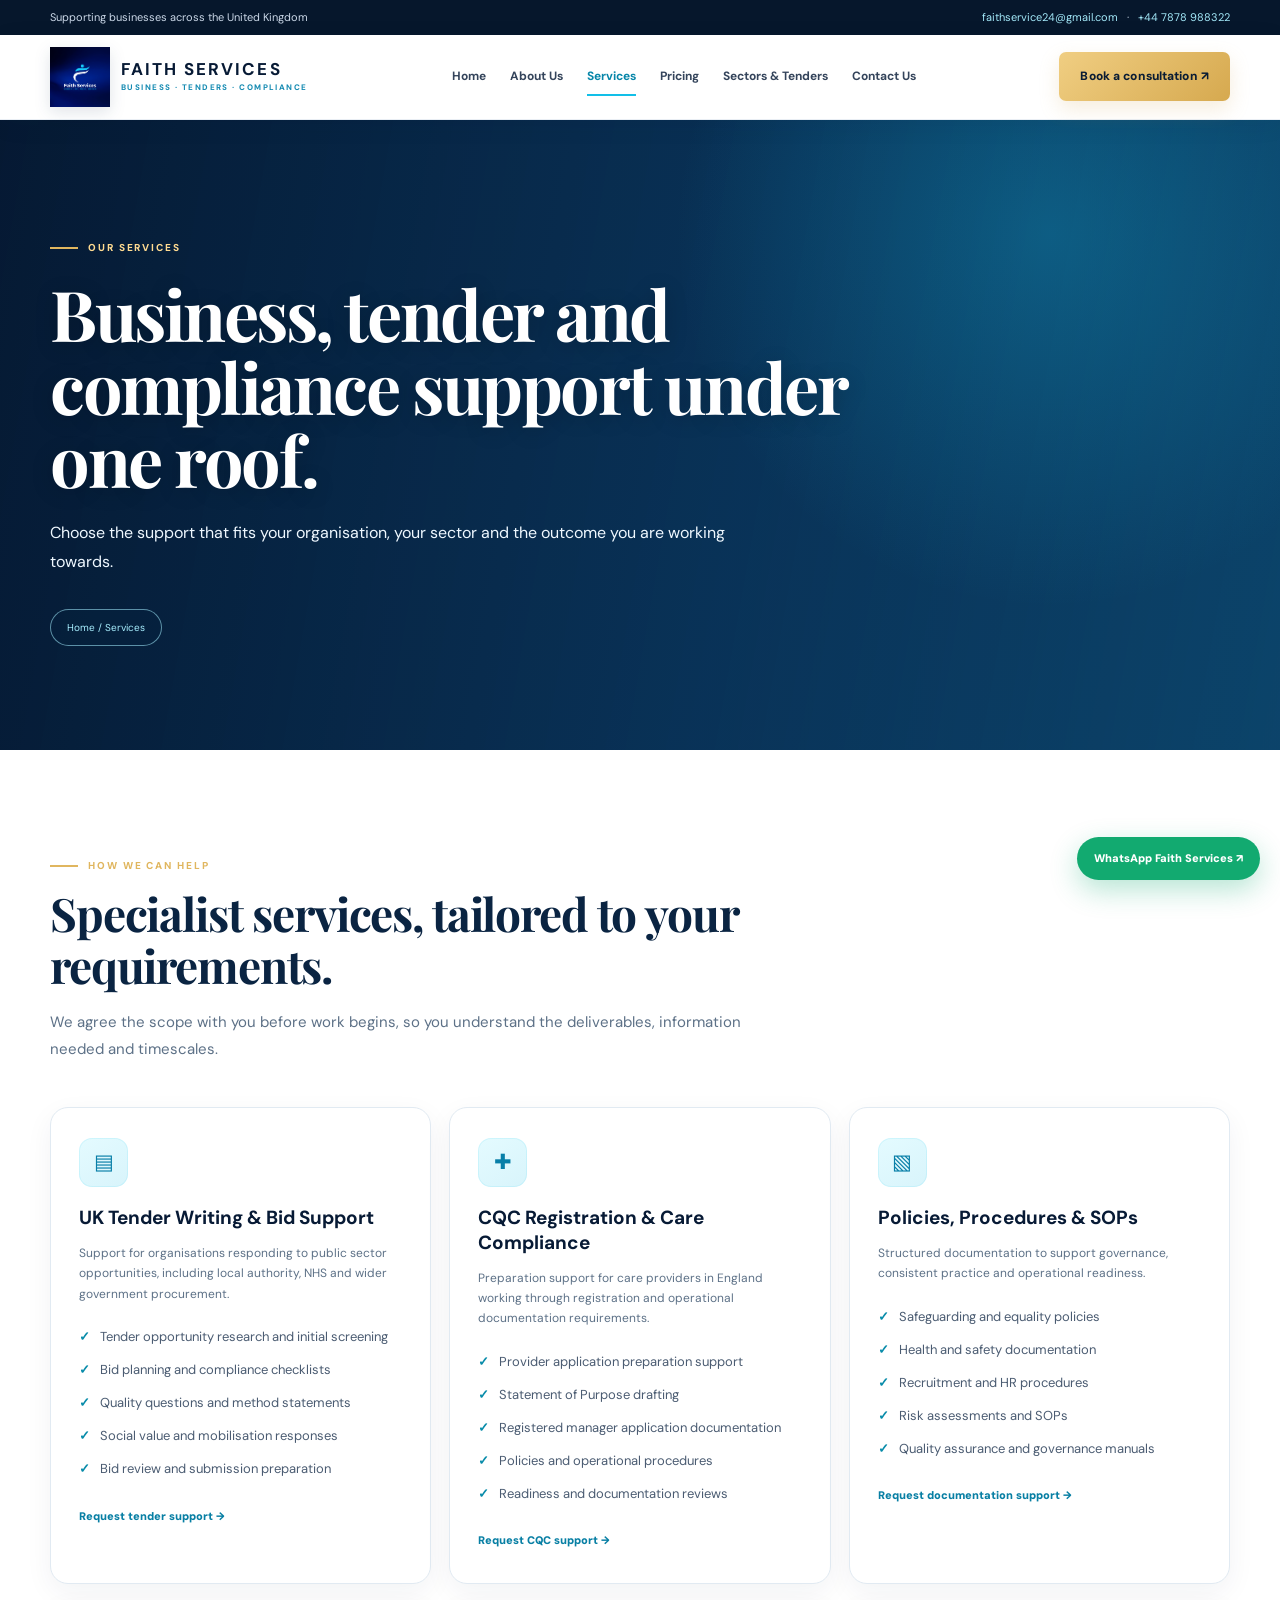
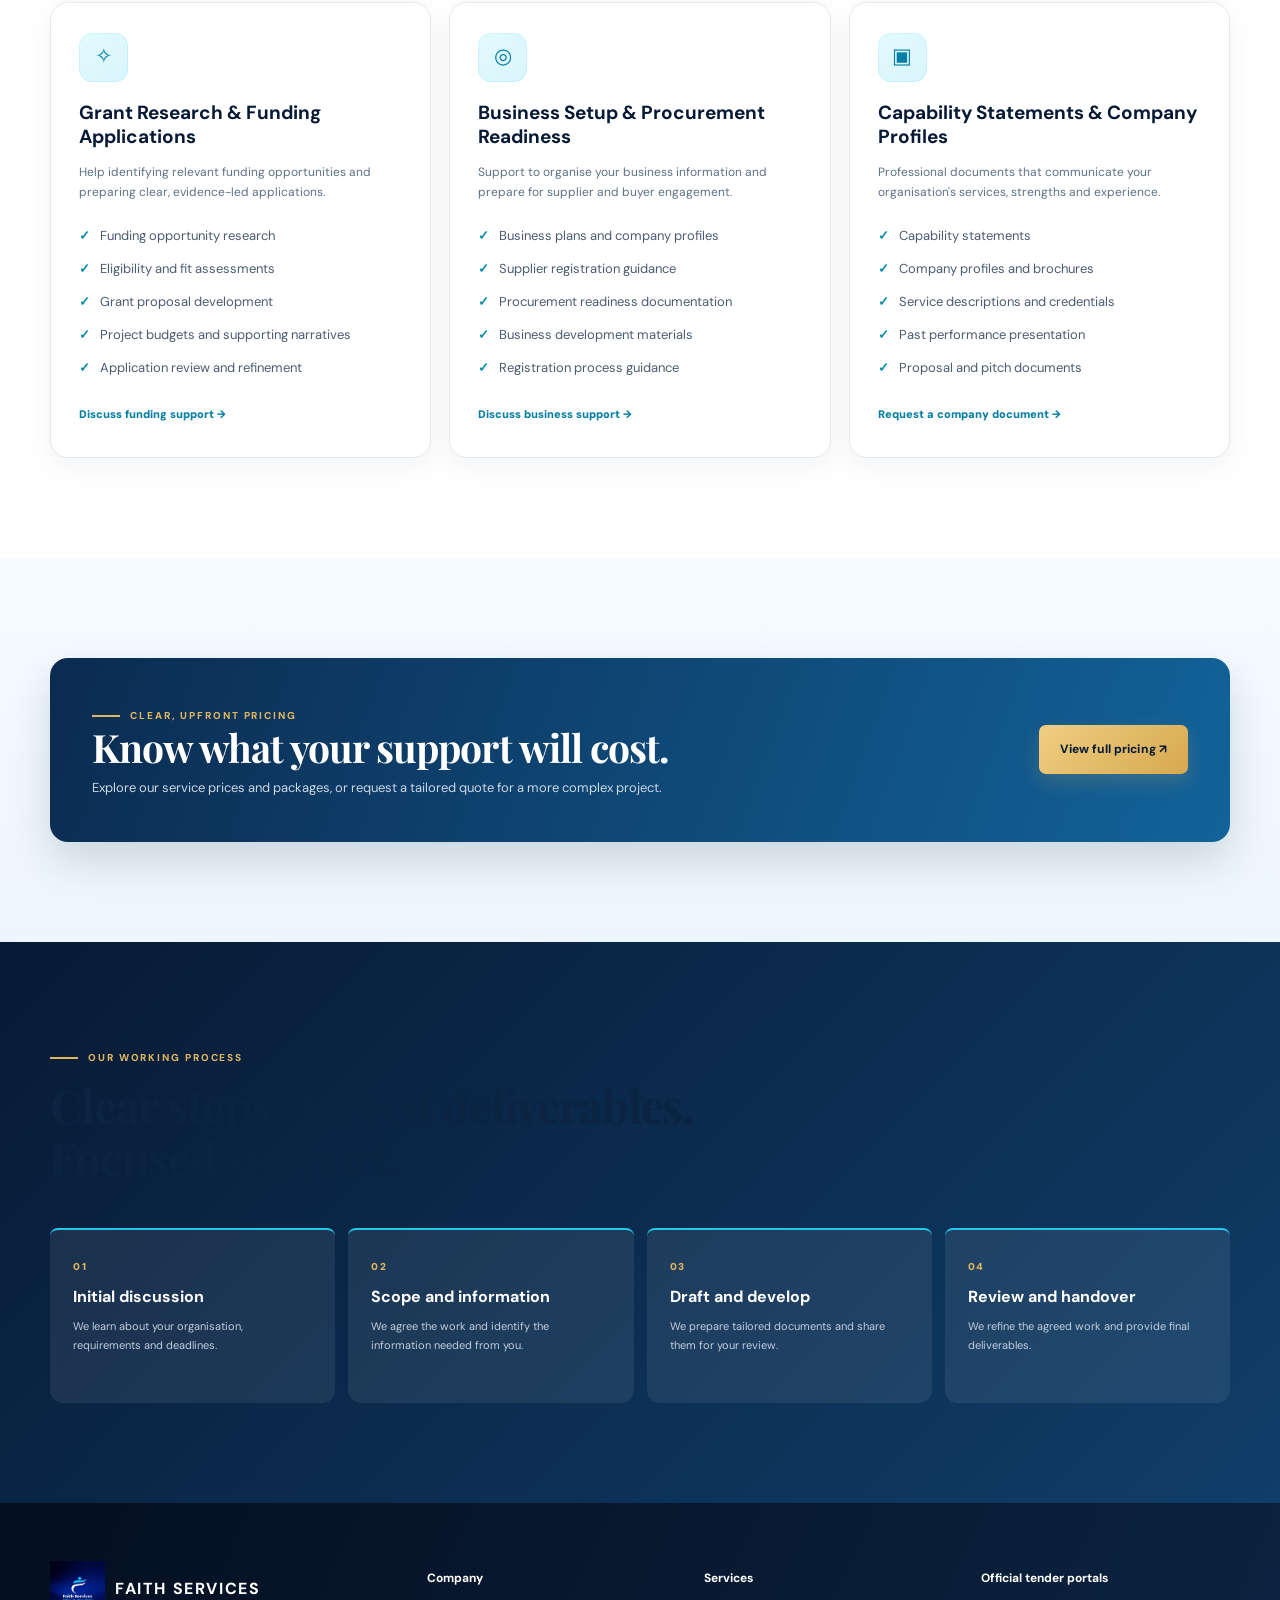
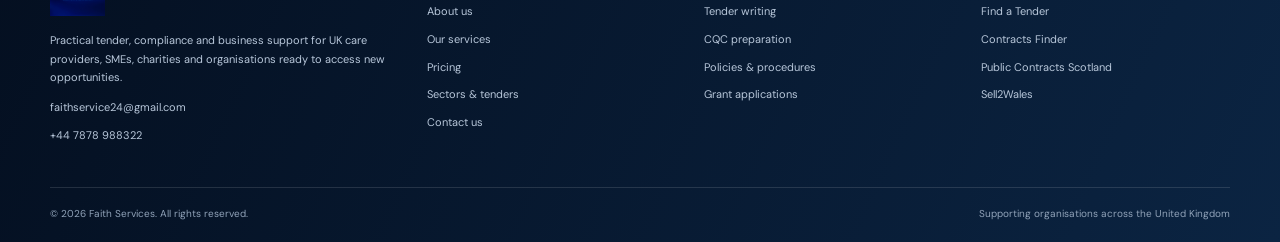
<file: services.html>
<!doctype html><html lang="en-GB"><head><meta charset="utf-8"><meta name="viewport" content="width=device-width, initial-scale=1"><title>Our Services | Faith Services</title><meta name="description" content="Explore tender writing, CQC preparation, policies and procedures, grant applications and business support."><meta name="theme-color" content="#07152f"><link rel="icon" href="assets/faith-services-logo.png"><link rel="stylesheet" href="assets/style.css"><meta property="og:title" content="Our Services | Faith Services"><meta property="og:description" content="Explore tender writing, CQC preparation, policies and procedures, grant applications and business support."></head><body>
<div class="topline"><div class="wrap"><span>Supporting businesses across the United Kingdom</span><span><a href="mailto:faithservice24@gmail.com">faithservice24@gmail.com</a> &nbsp; · &nbsp; <a href="tel:+447878988322">+44 7878 988322</a></span></div></div>
<header><div class="wrap nav"><a class="brand" href="index.html"><img src="assets/faith-services-logo.png" alt="Faith Services original logo"><span><b>FAITH SERVICES</b><small>BUSINESS · TENDERS · COMPLIANCE</small></span></a><button class="menu" aria-label="Toggle navigation" aria-expanded="false">☰</button><nav class="links"><a class="" href="index.html">Home</a><a class="" href="about.html">About Us</a><a class="active" href="services.html">Services</a><a class="" href="pricing.html">Pricing</a><a class="" href="sectors.html">Sectors & Tenders</a><a class="" href="contact.html">Contact Us</a></nav><a class="btn primary nav-cta" href="contact.html">Book a consultation ↗</a></div></header>
<main><section class="page-hero"><div class="wrap"><span class="eyebrow">Our services</span><h1>Business, tender and compliance support under one roof.</h1><p>Choose the support that fits your organisation, your sector and the outcome you are working towards.</p><span class="crumb">Home / Services</span></div></section>
<section class="section"><div class="wrap"><div class="section-head"><span class="eyebrow">How we can help</span><h2>Specialist services, tailored to your requirements.</h2><p>We agree the scope with you before work begins, so you understand the deliverables, information needed and timescales.</p></div><div class="cards">
<article class="card" id="tender"><div class="ico">▤</div><h3>UK Tender Writing & Bid Support</h3><p>Support for organisations responding to public sector opportunities, including local authority, NHS and wider government procurement.</p><ul class="check"><li>Tender opportunity research and initial screening</li><li>Bid planning and compliance checklists</li><li>Quality questions and method statements</li><li>Social value and mobilisation responses</li><li>Bid review and submission preparation</li></ul><a class="more" href="contact.html?service=Tender%20Writing">Request tender support</a></article>
<article class="card" id="cqc"><div class="ico">✚</div><h3>CQC Registration & Care Compliance</h3><p>Preparation support for care providers in England working through registration and operational documentation requirements.</p><ul class="check"><li>Provider application preparation support</li><li>Statement of Purpose drafting</li><li>Registered manager application documentation</li><li>Policies and operational procedures</li><li>Readiness and documentation reviews</li></ul><a class="more" href="contact.html?service=CQC%20Registration">Request CQC support</a></article>
<article class="card" id="policies"><div class="ico">▧</div><h3>Policies, Procedures & SOPs</h3><p>Structured documentation to support governance, consistent practice and operational readiness.</p><ul class="check"><li>Safeguarding and equality policies</li><li>Health and safety documentation</li><li>Recruitment and HR procedures</li><li>Risk assessments and SOPs</li><li>Quality assurance and governance manuals</li></ul><a class="more" href="contact.html?service=Policies%20and%20Procedures">Request documentation support</a></article>
<article class="card" id="grants"><div class="ico">✧</div><h3>Grant Research & Funding Applications</h3><p>Help identifying relevant funding opportunities and preparing clear, evidence-led applications.</p><ul class="check"><li>Funding opportunity research</li><li>Eligibility and fit assessments</li><li>Grant proposal development</li><li>Project budgets and supporting narratives</li><li>Application review and refinement</li></ul><a class="more" href="contact.html?service=Grant%20Writing">Discuss funding support</a></article>
<article class="card" id="business"><div class="ico">◎</div><h3>Business Setup & Procurement Readiness</h3><p>Support to organise your business information and prepare for supplier and buyer engagement.</p><ul class="check"><li>Business plans and company profiles</li><li>Supplier registration guidance</li><li>Procurement readiness documentation</li><li>Business development materials</li><li>Registration process guidance</li></ul><a class="more" href="contact.html?service=Business%20Support">Discuss business support</a></article>
<article class="card" id="capability"><div class="ico">▣</div><h3>Capability Statements & Company Profiles</h3><p>Professional documents that communicate your organisation's services, strengths and experience.</p><ul class="check"><li>Capability statements</li><li>Company profiles and brochures</li><li>Service descriptions and credentials</li><li>Past performance presentation</li><li>Proposal and pitch documents</li></ul><a class="more" href="contact.html?service=Capability%20Statement">Request a company document</a></article>
</div></div></section>
<section class="section soft"><div class="wrap band"><div><span class="eyebrow">Clear, upfront pricing</span><h2>Know what your support will cost.</h2><p>Explore our service prices and packages, or request a tailored quote for a more complex project.</p></div><a class="btn primary" href="pricing.html">View full pricing ↗</a></div></section><section class="section night"><div class="wrap"><div class="section-head"><span class="eyebrow">Our working process</span><h2>Clear steps. Agreed deliverables. Focused support.</h2></div><div class="process"><div class="step"><span>01</span><h3>Initial discussion</h3><p>We learn about your organisation, requirements and deadlines.</p></div><div class="step"><span>02</span><h3>Scope and information</h3><p>We agree the work and identify the information needed from you.</p></div><div class="step"><span>03</span><h3>Draft and develop</h3><p>We prepare tailored documents and share them for your review.</p></div><div class="step"><span>04</span><h3>Review and handover</h3><p>We refine the agreed work and provide final deliverables.</p></div></div></div></section></main>
<footer><div class="wrap"><div class="footgrid">
<div><div class="footbrand"><img src="assets/faith-services-logo.png" alt="Faith Services logo"><b>FAITH SERVICES</b></div><p>Practical tender, compliance and business support for UK care providers, SMEs, charities and organisations ready to access new opportunities.</p><a href="mailto:faithservice24@gmail.com">faithservice24@gmail.com</a><a href="tel:+447878988322">+44 7878 988322</a></div>
<div><h4>Company</h4><a href="about.html">About us</a><a href="services.html">Our services</a><a href="pricing.html">Pricing</a><a href="sectors.html">Sectors & tenders</a><a href="contact.html">Contact us</a></div>
<div><h4>Services</h4><a href="services.html#tender">Tender writing</a><a href="services.html#cqc">CQC preparation</a><a href="services.html#policies">Policies & procedures</a><a href="services.html#grants">Grant applications</a></div>
<div><h4>Official tender portals</h4><a href="https://www.find-tender.service.gov.uk/" target="_blank" rel="noopener">Find a Tender</a><a href="https://www.gov.uk/contracts-finder" target="_blank" rel="noopener">Contracts Finder</a><a href="https://www.publiccontractsscotland.gov.uk/" target="_blank" rel="noopener">Public Contracts Scotland</a><a href="https://www.sell2wales.gov.wales/" target="_blank" rel="noopener">Sell2Wales</a></div>
</div><div class="footbottom"><span>© <span id="year"></span> Faith Services. All rights reserved.</span><span>Supporting organisations across the United Kingdom</span></div></div></footer>
<a class="wa" href="https://wa.me/447878988322" target="_blank" rel="noopener">WhatsApp Faith Services ↗</a><script src="assets/site.js"></script><script>document.getElementById('year').textContent=new Date().getFullYear()</script></body></html>
</file>
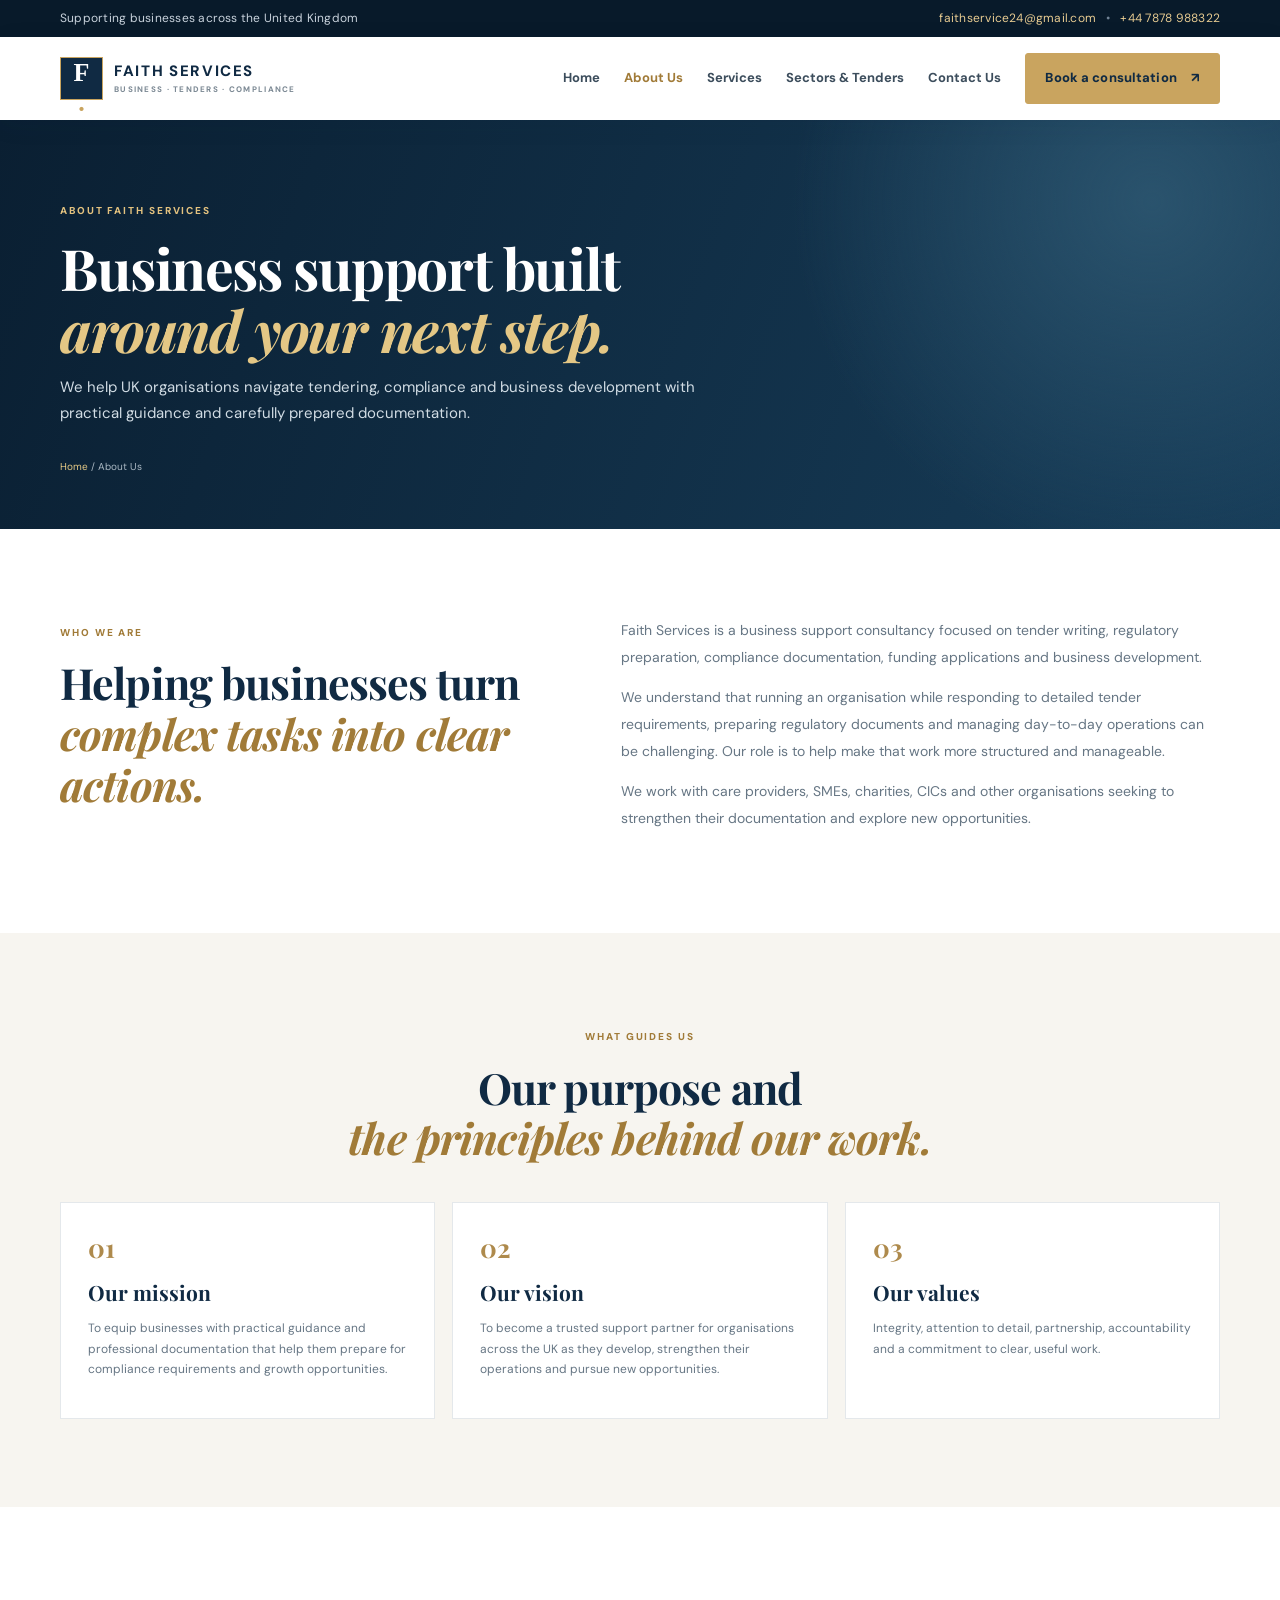
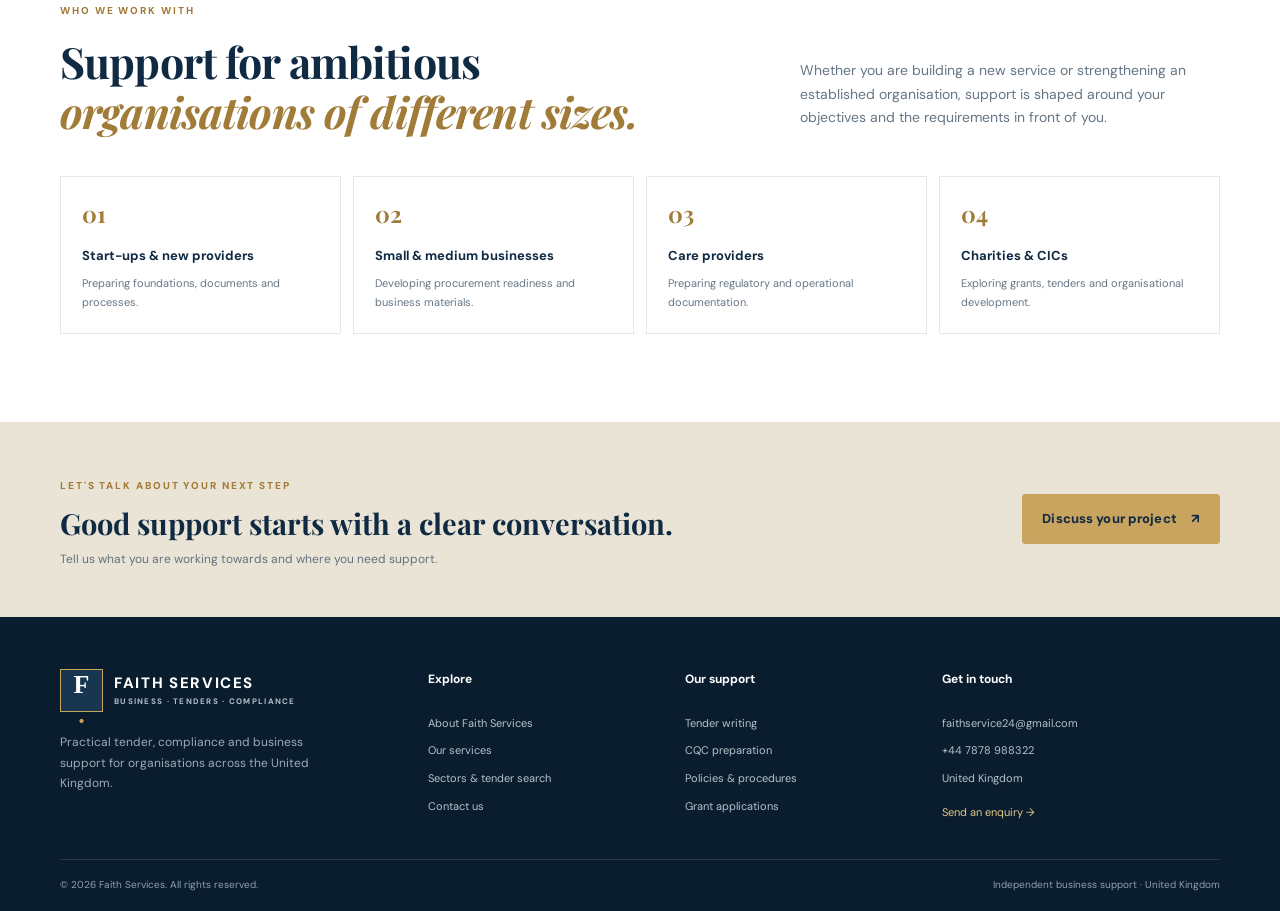
<file: faith-services-website 3/about.html>
<!doctype html><html lang="en-GB"><head><meta charset="utf-8"><meta name="viewport" content="width=device-width,initial-scale=1"><meta name="description" content="Learn about Faith Services, a UK business support consultancy for tendering, compliance, funding and business development."><meta name="theme-color" content="#102a43"><title>About Us | Faith Services</title><link rel="stylesheet" href="assets/style.css"></head><body><div class="utility"><div class="wrap utility-inner"><span>Supporting businesses across the United Kingdom</span><div><a href="mailto:faithservice24@gmail.com">faithservice24@gmail.com</a><span class="dot">•</span><a href="tel:+447878988322">+44 7878 988322</a></div></div></div>
<header class="header"><div class="wrap nav"><a class="brand" href="index.html" aria-label="Faith Services home"><span class="brand-icon">F<span>.</span></span><span class="brand-name">FAITH SERVICES<small>BUSINESS · TENDERS · COMPLIANCE</small></span></a><button class="menu-toggle" aria-label="Toggle navigation" aria-expanded="false">☰</button><nav class="nav-links"><a href="index.html" data-page="index">Home</a><a href="about.html" data-page="about">About Us</a><a href="services.html" data-page="services">Services</a><a href="sectors.html" data-page="sectors">Sectors & Tenders</a><a href="contact.html" data-page="contact">Contact Us</a><a class="button button-gold nav-cta" href="contact.html">Book a consultation <span>↗</span></a></nav></div></header><main><section class="page-banner"><div class="wrap"><span class="eyebrow eyebrow-light">ABOUT FAITH SERVICES</span><h1>Business support built<br><em>around your next step.</em></h1><p>We help UK organisations navigate tendering, compliance and business development with practical guidance and carefully prepared documentation.</p><div class="breadcrumbs"><a href="index.html">Home</a> / About Us</div></div></section><section class="section"><div class="wrap story-layout"><div><span class="eyebrow">WHO WE ARE</span><h2>Helping businesses turn<br><em>complex tasks into clear actions.</em></h2></div><div class="story-copy"><p>Faith Services is a business support consultancy focused on tender writing, regulatory preparation, compliance documentation, funding applications and business development.</p><p>We understand that running an organisation while responding to detailed tender requirements, preparing regulatory documents and managing day-to-day operations can be challenging. Our role is to help make that work more structured and manageable.</p><p>We work with care providers, SMEs, charities, CICs and other organisations seeking to strengthen their documentation and explore new opportunities.</p></div></div></section><section class="section section-soft"><div class="wrap"><div class="section-heading centered"><div><span class="eyebrow">WHAT GUIDES US</span><h2>Our purpose and<br><em>the principles behind our work.</em></h2></div></div><div class="values-grid"><article><span>01</span><h3>Our mission</h3><p>To equip businesses with practical guidance and professional documentation that help them prepare for compliance requirements and growth opportunities.</p></article><article><span>02</span><h3>Our vision</h3><p>To become a trusted support partner for organisations across the UK as they develop, strengthen their operations and pursue new opportunities.</p></article><article><span>03</span><h3>Our values</h3><p>Integrity, attention to detail, partnership, accountability and a commitment to clear, useful work.</p></article></div></div></section><section class="section"><div class="wrap"><div class="section-heading"><div><span class="eyebrow">WHO WE WORK WITH</span><h2>Support for ambitious<br><em>organisations of different sizes.</em></h2></div><p>Whether you are building a new service or strengthening an established organisation, support is shaped around your objectives and the requirements in front of you.</p></div><div class="audience-grid"><div><b>01</b><strong>Start-ups & new providers</strong><span>Preparing foundations, documents and processes.</span></div><div><b>02</b><strong>Small & medium businesses</strong><span>Developing procurement readiness and business materials.</span></div><div><b>03</b><strong>Care providers</strong><span>Preparing regulatory and operational documentation.</span></div><div><b>04</b><strong>Charities & CICs</strong><span>Exploring grants, tenders and organisational development.</span></div></div></div></section></main><section class="bottom-cta"><div class="wrap cta-inner"><div><span class="eyebrow">LET'S TALK ABOUT YOUR NEXT STEP</span><h2>Good support starts with a clear conversation.</h2><p>Tell us what you are working towards and where you need support.</p></div><a class="button button-gold" href="contact.html">Discuss your project <span>↗</span></a></div></section>
<footer class="footer"><div class="wrap footer-grid"><div><a class="brand brand-light" href="index.html"><span class="brand-icon">F<span>.</span></span><span class="brand-name">FAITH SERVICES<small>BUSINESS · TENDERS · COMPLIANCE</small></span></a><p class="footer-about">Practical tender, compliance and business support for organisations across the United Kingdom.</p></div><div><h4>Explore</h4><a href="about.html">About Faith Services</a><a href="services.html">Our services</a><a href="sectors.html">Sectors & tender search</a><a href="contact.html">Contact us</a></div><div><h4>Our support</h4><a href="services.html#tender-writing">Tender writing</a><a href="services.html#cqc">CQC preparation</a><a href="services.html#policies">Policies & procedures</a><a href="services.html#grants">Grant applications</a></div><div><h4>Get in touch</h4><a href="mailto:faithservice24@gmail.com">faithservice24@gmail.com</a><a href="tel:+447878988322">+44 7878 988322</a><span>United Kingdom</span><a class="footer-contact" href="contact.html">Send an enquiry →</a></div></div><div class="wrap footer-bottom"><span>© <span data-year></span> Faith Services. All rights reserved.</span><span>Independent business support · United Kingdom</span></div></footer><script src="assets/site.js"></script></body></html>
</file>
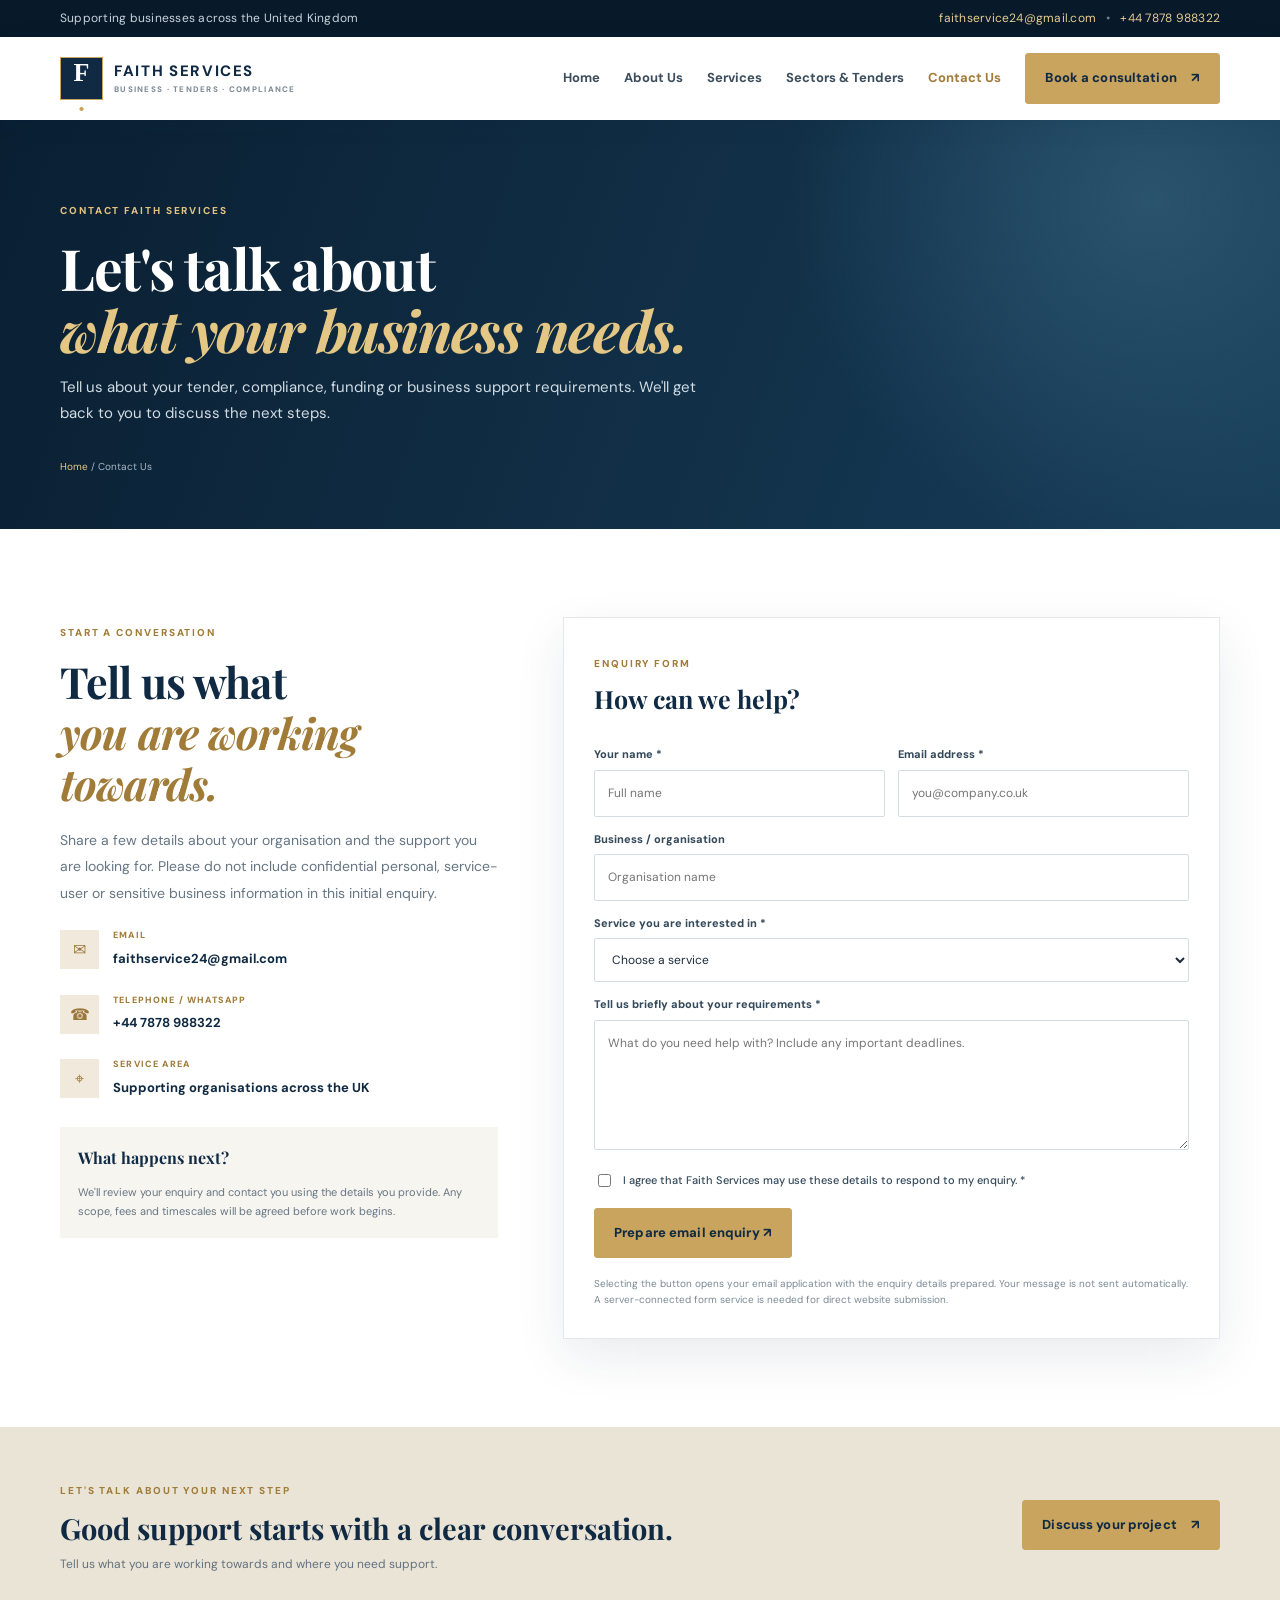
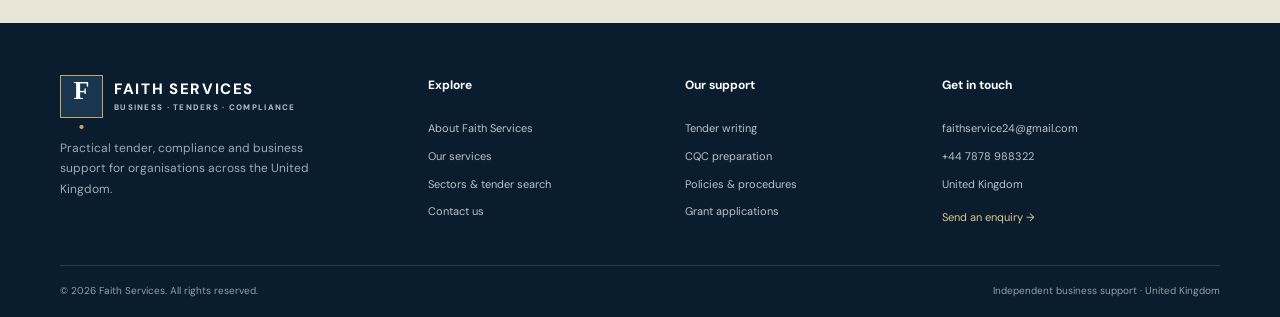
<file: faith-services-website 3/contact.html>
<!doctype html><html lang="en-GB"><head><meta charset="utf-8"><meta name="viewport" content="width=device-width,initial-scale=1"><meta name="description" content="Contact Faith Services for UK tender writing, CQC preparation, compliance documentation, grants and business support."><meta name="theme-color" content="#102a43"><title>Contact Us | Faith Services</title><link rel="stylesheet" href="assets/style.css"></head><body><div class="utility"><div class="wrap utility-inner"><span>Supporting businesses across the United Kingdom</span><div><a href="mailto:faithservice24@gmail.com">faithservice24@gmail.com</a><span class="dot">•</span><a href="tel:+447878988322">+44 7878 988322</a></div></div></div>
<header class="header"><div class="wrap nav"><a class="brand" href="index.html" aria-label="Faith Services home"><span class="brand-icon">F<span>.</span></span><span class="brand-name">FAITH SERVICES<small>BUSINESS · TENDERS · COMPLIANCE</small></span></a><button class="menu-toggle" aria-label="Toggle navigation" aria-expanded="false">☰</button><nav class="nav-links"><a href="index.html" data-page="index">Home</a><a href="about.html" data-page="about">About Us</a><a href="services.html" data-page="services">Services</a><a href="sectors.html" data-page="sectors">Sectors & Tenders</a><a href="contact.html" data-page="contact">Contact Us</a><a class="button button-gold nav-cta" href="contact.html">Book a consultation <span>↗</span></a></nav></div></header><main><section class="page-banner"><div class="wrap"><span class="eyebrow eyebrow-light">CONTACT FAITH SERVICES</span><h1>Let's talk about<br><em>what your business needs.</em></h1><p>Tell us about your tender, compliance, funding or business support requirements. We'll get back to you to discuss the next steps.</p><div class="breadcrumbs"><a href="index.html">Home</a> / Contact Us</div></div></section><section class="section"><div class="wrap contact-layout"><div class="contact-intro"><span class="eyebrow">START A CONVERSATION</span><h2>Tell us what<br><em>you are working towards.</em></h2><p>Share a few details about your organisation and the support you are looking for. Please do not include confidential personal, service-user or sensitive business information in this initial enquiry.</p><div class="contact-method"><span class="contact-symbol">✉</span><div><small>EMAIL</small><a href="mailto:faithservice24@gmail.com">faithservice24@gmail.com</a></div></div><div class="contact-method"><span class="contact-symbol">☎</span><div><small>TELEPHONE / WHATSAPP</small><a href="tel:+447878988322">+44 7878 988322</a></div></div><div class="contact-method"><span class="contact-symbol">⌖</span><div><small>SERVICE AREA</small><strong>Supporting organisations across the UK</strong></div></div><div class="contact-note"><b>What happens next?</b><p>We'll review your enquiry and contact you using the details you provide. Any scope, fees and timescales will be agreed before work begins.</p></div></div><form class="contact-form" data-contact-form><span class="eyebrow">ENQUIRY FORM</span><h3>How can we help?</h3><div class="form-row"><div><label for="name">Your name *</label><input id="name" name="name" autocomplete="name" required placeholder="Full name"></div><div><label for="email">Email address *</label><input id="email" name="email" type="email" autocomplete="email" required placeholder="you@company.co.uk"></div></div><label for="company">Business / organisation</label><input id="company" name="company" autocomplete="organization" placeholder="Organisation name"><label for="service">Service you are interested in *</label><select id="service" name="service" required><option value="">Choose a service</option><option>Tender Writing & Bid Support</option><option>CQC Registration & Compliance</option><option>Policies & Procedures</option><option>Grant Research & Applications</option><option>Business Setup & Readiness</option><option>Capability Statements & Company Profiles</option><option>Other</option></select><label for="message">Tell us briefly about your requirements *</label><textarea id="message" name="message" required placeholder="What do you need help with? Include any important deadlines."></textarea><label class="consent"><input type="checkbox" required> <span>I agree that Faith Services may use these details to respond to my enquiry. *</span></label><button class="button button-gold" type="submit">Prepare email enquiry ↗</button><p class="fine-print">Selecting the button opens your email application with the enquiry details prepared. Your message is not sent automatically. A server-connected form service is needed for direct website submission.</p></form></div></section></main><section class="bottom-cta"><div class="wrap cta-inner"><div><span class="eyebrow">LET'S TALK ABOUT YOUR NEXT STEP</span><h2>Good support starts with a clear conversation.</h2><p>Tell us what you are working towards and where you need support.</p></div><a class="button button-gold" href="contact.html">Discuss your project <span>↗</span></a></div></section>
<footer class="footer"><div class="wrap footer-grid"><div><a class="brand brand-light" href="index.html"><span class="brand-icon">F<span>.</span></span><span class="brand-name">FAITH SERVICES<small>BUSINESS · TENDERS · COMPLIANCE</small></span></a><p class="footer-about">Practical tender, compliance and business support for organisations across the United Kingdom.</p></div><div><h4>Explore</h4><a href="about.html">About Faith Services</a><a href="services.html">Our services</a><a href="sectors.html">Sectors & tender search</a><a href="contact.html">Contact us</a></div><div><h4>Our support</h4><a href="services.html#tender-writing">Tender writing</a><a href="services.html#cqc">CQC preparation</a><a href="services.html#policies">Policies & procedures</a><a href="services.html#grants">Grant applications</a></div><div><h4>Get in touch</h4><a href="mailto:faithservice24@gmail.com">faithservice24@gmail.com</a><a href="tel:+447878988322">+44 7878 988322</a><span>United Kingdom</span><a class="footer-contact" href="contact.html">Send an enquiry →</a></div></div><div class="wrap footer-bottom"><span>© <span data-year></span> Faith Services. All rights reserved.</span><span>Independent business support · United Kingdom</span></div></footer><script src="assets/site.js"></script></body></html>
</file>
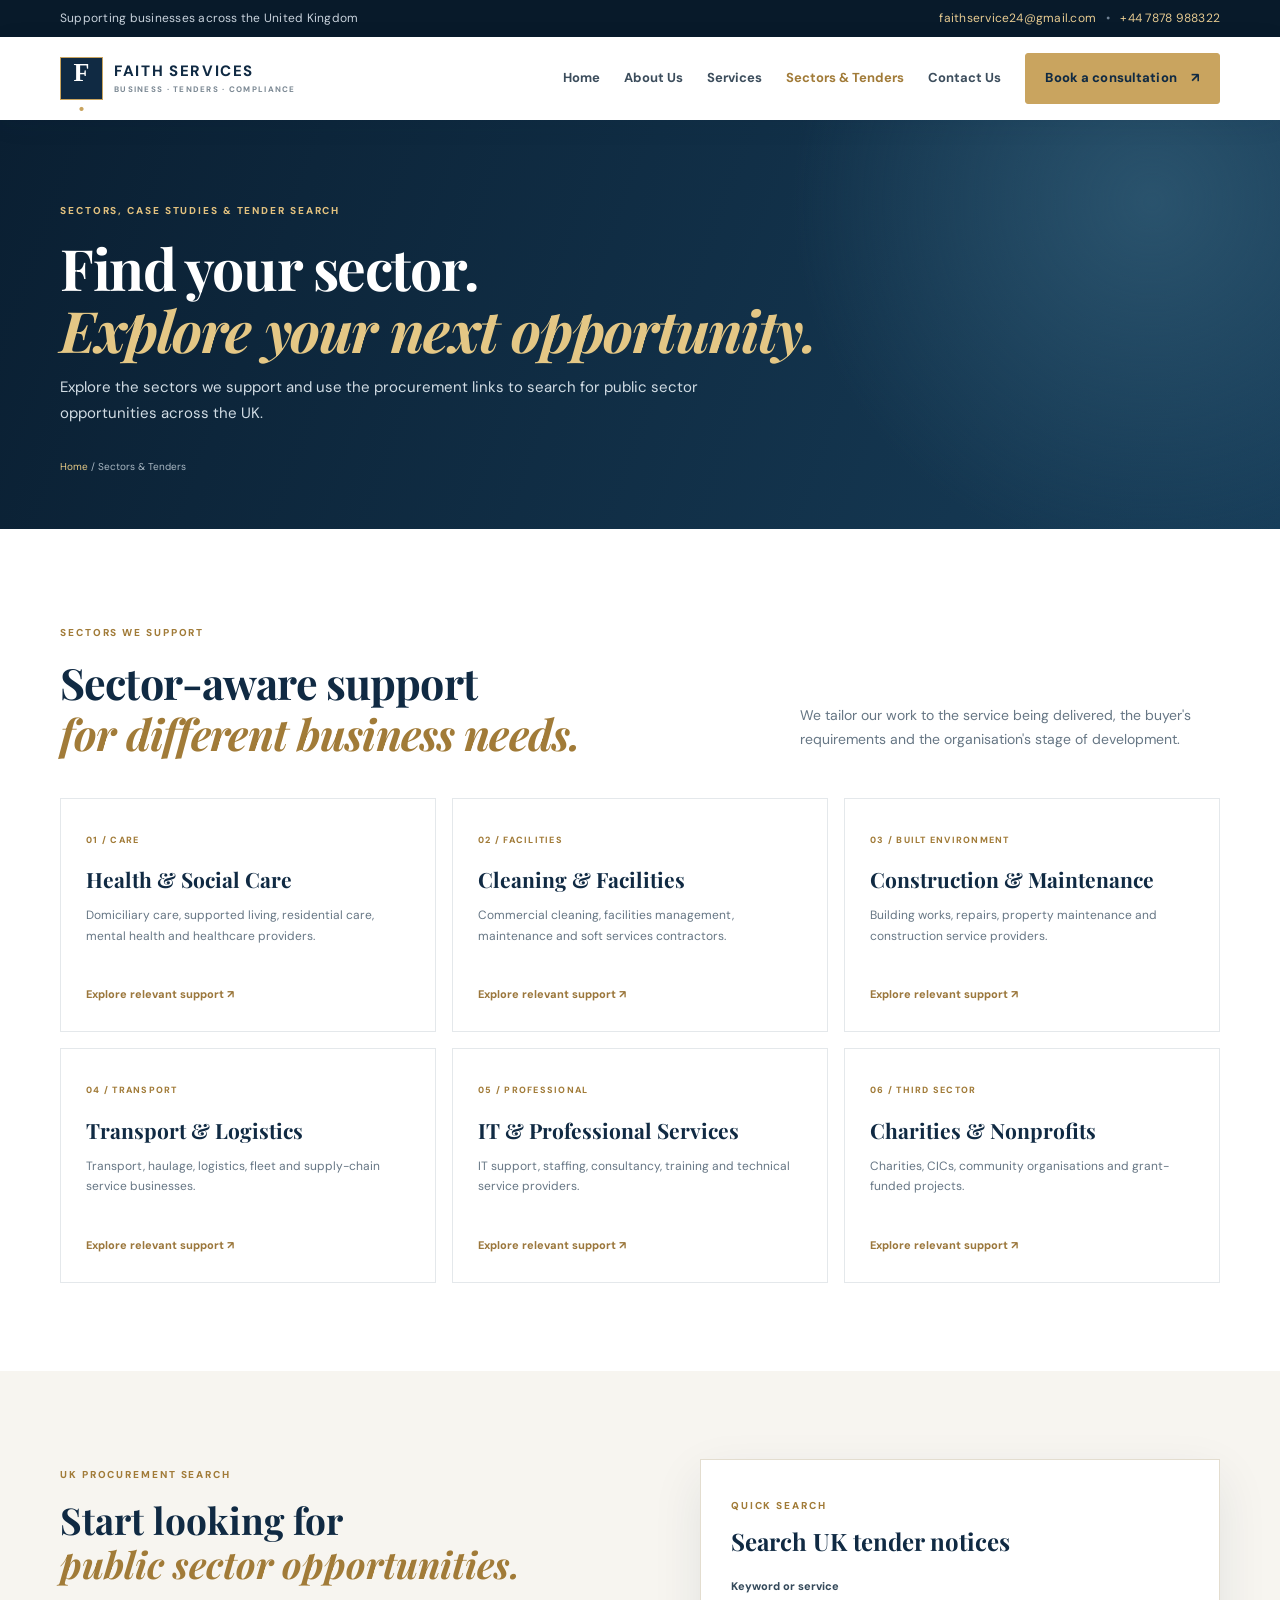
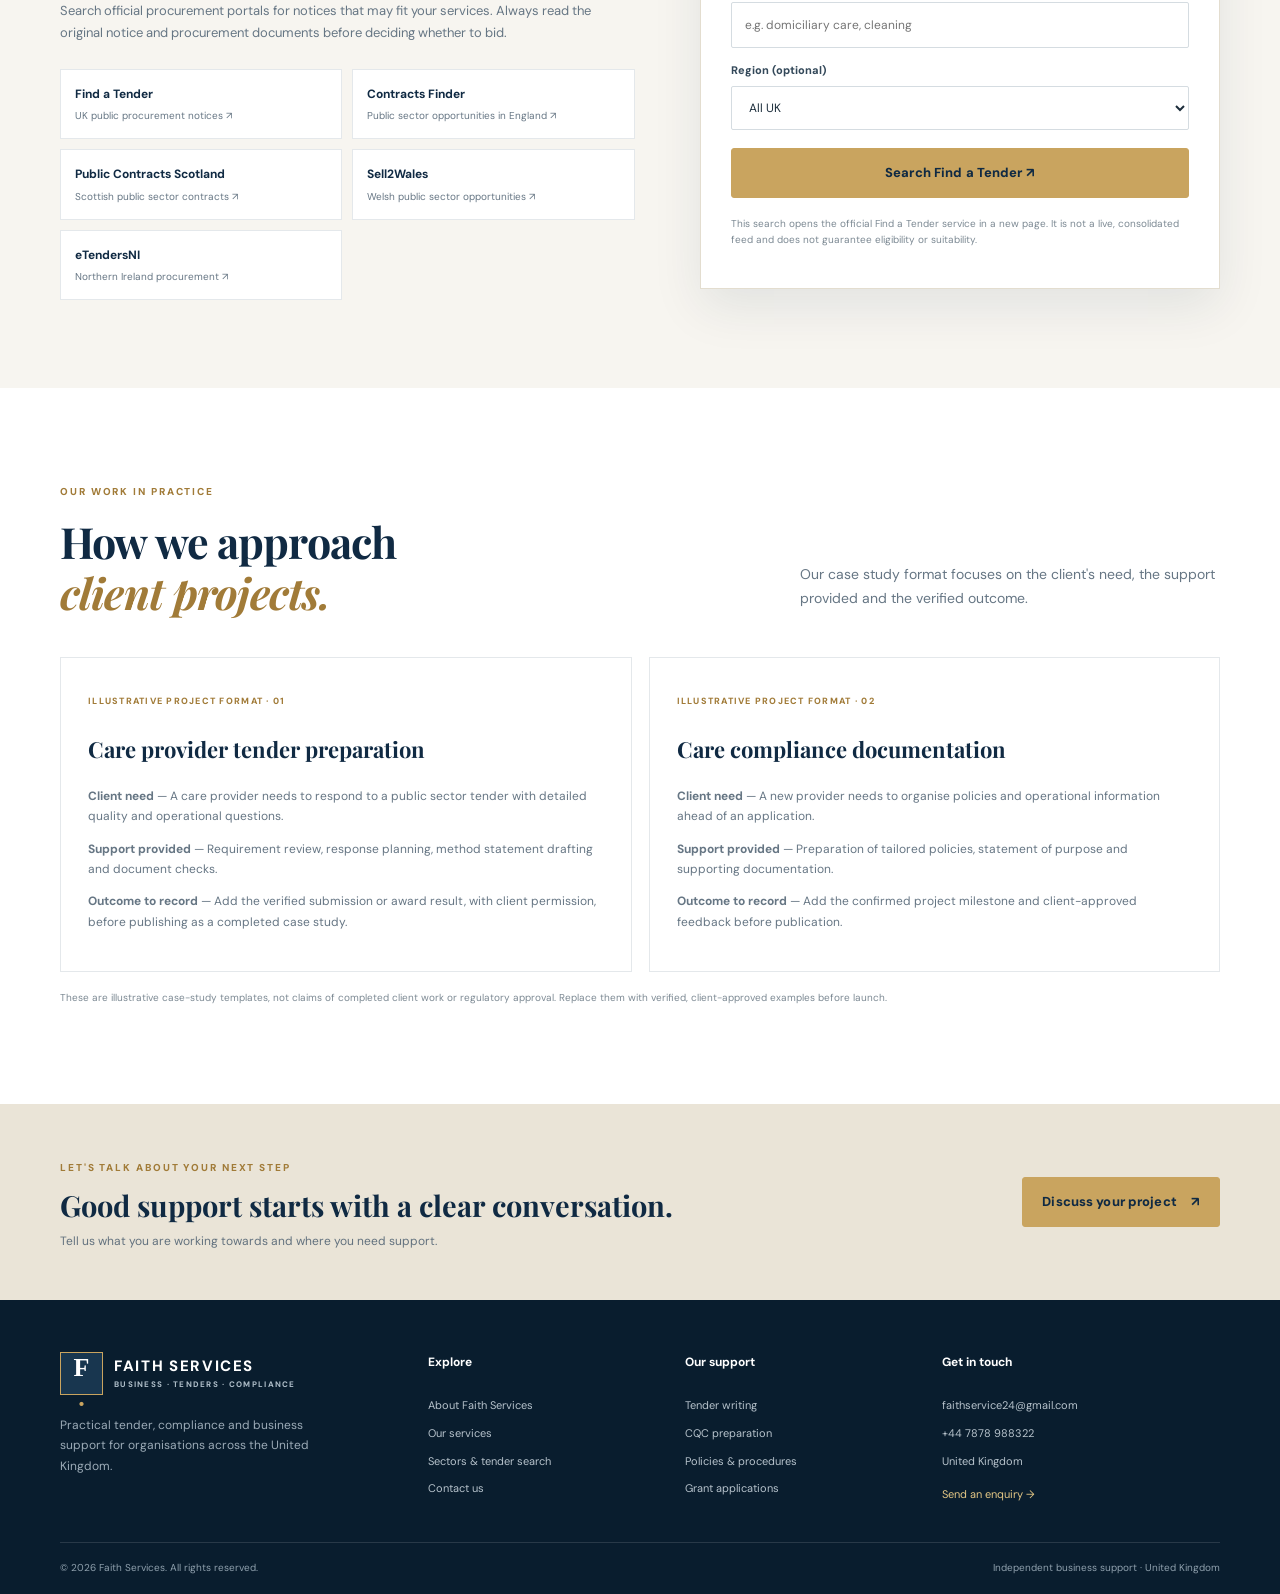
<file: faith-services-website 3/sectors.html>
<!doctype html><html lang="en-GB"><head><meta charset="utf-8"><meta name="viewport" content="width=device-width,initial-scale=1"><meta name="description" content="Explore sectors supported by Faith Services and search official UK public procurement portals for tender opportunities."><meta name="theme-color" content="#102a43"><title>Sectors, Case Studies & Tender Search | Faith Services</title><link rel="stylesheet" href="assets/style.css"></head><body><div class="utility"><div class="wrap utility-inner"><span>Supporting businesses across the United Kingdom</span><div><a href="mailto:faithservice24@gmail.com">faithservice24@gmail.com</a><span class="dot">•</span><a href="tel:+447878988322">+44 7878 988322</a></div></div></div>
<header class="header"><div class="wrap nav"><a class="brand" href="index.html" aria-label="Faith Services home"><span class="brand-icon">F<span>.</span></span><span class="brand-name">FAITH SERVICES<small>BUSINESS · TENDERS · COMPLIANCE</small></span></a><button class="menu-toggle" aria-label="Toggle navigation" aria-expanded="false">☰</button><nav class="nav-links"><a href="index.html" data-page="index">Home</a><a href="about.html" data-page="about">About Us</a><a href="services.html" data-page="services">Services</a><a href="sectors.html" data-page="sectors">Sectors & Tenders</a><a href="contact.html" data-page="contact">Contact Us</a><a class="button button-gold nav-cta" href="contact.html">Book a consultation <span>↗</span></a></nav></div></header><main><section class="page-banner"><div class="wrap"><span class="eyebrow eyebrow-light">SECTORS, CASE STUDIES & TENDER SEARCH</span><h1>Find your sector.<br><em>Explore your next opportunity.</em></h1><p>Explore the sectors we support and use the procurement links to search for public sector opportunities across the UK.</p><div class="breadcrumbs"><a href="index.html">Home</a> / Sectors & Tenders</div></div></section><section class="section"><div class="wrap"><div class="section-heading"><div><span class="eyebrow">SECTORS WE SUPPORT</span><h2>Sector-aware support<br><em>for different business needs.</em></h2></div><p>We tailor our work to the service being delivered, the buyer's requirements and the organisation's stage of development.</p></div><div class="sector-grid"><article id="care"><span>01 / CARE</span><h3>Health & Social Care</h3><p>Domiciliary care, supported living, residential care, mental health and healthcare providers.</p><a href="services.html#cqc">Explore relevant support ↗</a></article><article id="cleaning"><span>02 / FACILITIES</span><h3>Cleaning & Facilities</h3><p>Commercial cleaning, facilities management, maintenance and soft services contractors.</p><a href="services.html#tender-writing">Explore relevant support ↗</a></article><article id="construction"><span>03 / BUILT ENVIRONMENT</span><h3>Construction & Maintenance</h3><p>Building works, repairs, property maintenance and construction service providers.</p><a href="services.html#tender-writing">Explore relevant support ↗</a></article><article id="logistics"><span>04 / TRANSPORT</span><h3>Transport & Logistics</h3><p>Transport, haulage, logistics, fleet and supply-chain service businesses.</p><a href="services.html#tender-writing">Explore relevant support ↗</a></article><article id="professional"><span>05 / PROFESSIONAL</span><h3>IT & Professional Services</h3><p>IT support, staffing, consultancy, training and technical service providers.</p><a href="services.html#capability">Explore relevant support ↗</a></article><article id="charities"><span>06 / THIRD SECTOR</span><h3>Charities & Nonprofits</h3><p>Charities, CICs, community organisations and grant-funded projects.</p><a href="services.html#grants">Explore relevant support ↗</a></article></div></div></section><section class="section section-soft" id="tender-search"><div class="wrap tender-layout"><div><span class="eyebrow">UK PROCUREMENT SEARCH</span><h2>Start looking for<br><em>public sector opportunities.</em></h2><p>Search official procurement portals for notices that may fit your services. Always read the original notice and procurement documents before deciding whether to bid.</p><div class="portal-list"><a href="https://www.find-tender.service.gov.uk/" target="_blank" rel="noopener"><b>Find a Tender</b><span>UK public procurement notices ↗</span></a><a href="https://www.gov.uk/contracts-finder" target="_blank" rel="noopener"><b>Contracts Finder</b><span>Public sector opportunities in England ↗</span></a><a href="https://www.publiccontractsscotland.gov.uk/" target="_blank" rel="noopener"><b>Public Contracts Scotland</b><span>Scottish public sector contracts ↗</span></a><a href="https://www.sell2wales.gov.wales/" target="_blank" rel="noopener"><b>Sell2Wales</b><span>Welsh public sector opportunities ↗</span></a><a href="https://etendersni.gov.uk/" target="_blank" rel="noopener"><b>eTendersNI</b><span>Northern Ireland procurement ↗</span></a></div></div><form class="tender-box" data-tender-search><span class="eyebrow">QUICK SEARCH</span><h3>Search UK tender notices</h3><label for="keyword">Keyword or service</label><input id="keyword" name="keyword" placeholder="e.g. domiciliary care, cleaning" required><label for="region">Region (optional)</label><select id="region" name="region"><option value="">All UK</option><option>England</option><option>Scotland</option><option>Wales</option><option>Northern Ireland</option><option>London</option><option>West Midlands</option><option>North West</option><option>South East</option></select><button class="button button-gold" type="submit">Search Find a Tender ↗</button><p class="fine-print">This search opens the official Find a Tender service in a new page. It is not a live, consolidated feed and does not guarantee eligibility or suitability.</p></form></div></section><section class="section"><div class="wrap"><div class="section-heading"><div><span class="eyebrow">OUR WORK IN PRACTICE</span><h2>How we approach<br><em>client projects.</em></h2></div><p>Our case study format focuses on the client's need, the support provided and the verified outcome.</p></div><div class="case-grid"><article class="case-card"><span>ILLUSTRATIVE PROJECT FORMAT · 01</span><h3>Care provider tender preparation</h3><p><b>Client need</b> — A care provider needs to respond to a public sector tender with detailed quality and operational questions.</p><p><b>Support provided</b> — Requirement review, response planning, method statement drafting and document checks.</p><p><b>Outcome to record</b> — Add the verified submission or award result, with client permission, before publishing as a completed case study.</p></article><article class="case-card"><span>ILLUSTRATIVE PROJECT FORMAT · 02</span><h3>Care compliance documentation</h3><p><b>Client need</b> — A new provider needs to organise policies and operational information ahead of an application.</p><p><b>Support provided</b> — Preparation of tailored policies, statement of purpose and supporting documentation.</p><p><b>Outcome to record</b> — Add the confirmed project milestone and client-approved feedback before publication.</p></article></div><p class="fine-print">These are illustrative case-study templates, not claims of completed client work or regulatory approval. Replace them with verified, client-approved examples before launch.</p></div></section></main><section class="bottom-cta"><div class="wrap cta-inner"><div><span class="eyebrow">LET'S TALK ABOUT YOUR NEXT STEP</span><h2>Good support starts with a clear conversation.</h2><p>Tell us what you are working towards and where you need support.</p></div><a class="button button-gold" href="contact.html">Discuss your project <span>↗</span></a></div></section>
<footer class="footer"><div class="wrap footer-grid"><div><a class="brand brand-light" href="index.html"><span class="brand-icon">F<span>.</span></span><span class="brand-name">FAITH SERVICES<small>BUSINESS · TENDERS · COMPLIANCE</small></span></a><p class="footer-about">Practical tender, compliance and business support for organisations across the United Kingdom.</p></div><div><h4>Explore</h4><a href="about.html">About Faith Services</a><a href="services.html">Our services</a><a href="sectors.html">Sectors & tender search</a><a href="contact.html">Contact us</a></div><div><h4>Our support</h4><a href="services.html#tender-writing">Tender writing</a><a href="services.html#cqc">CQC preparation</a><a href="services.html#policies">Policies & procedures</a><a href="services.html#grants">Grant applications</a></div><div><h4>Get in touch</h4><a href="mailto:faithservice24@gmail.com">faithservice24@gmail.com</a><a href="tel:+447878988322">+44 7878 988322</a><span>United Kingdom</span><a class="footer-contact" href="contact.html">Send an enquiry →</a></div></div><div class="wrap footer-bottom"><span>© <span data-year></span> Faith Services. All rights reserved.</span><span>Independent business support · United Kingdom</span></div></footer><script src="assets/site.js"></script></body></html>
</file>
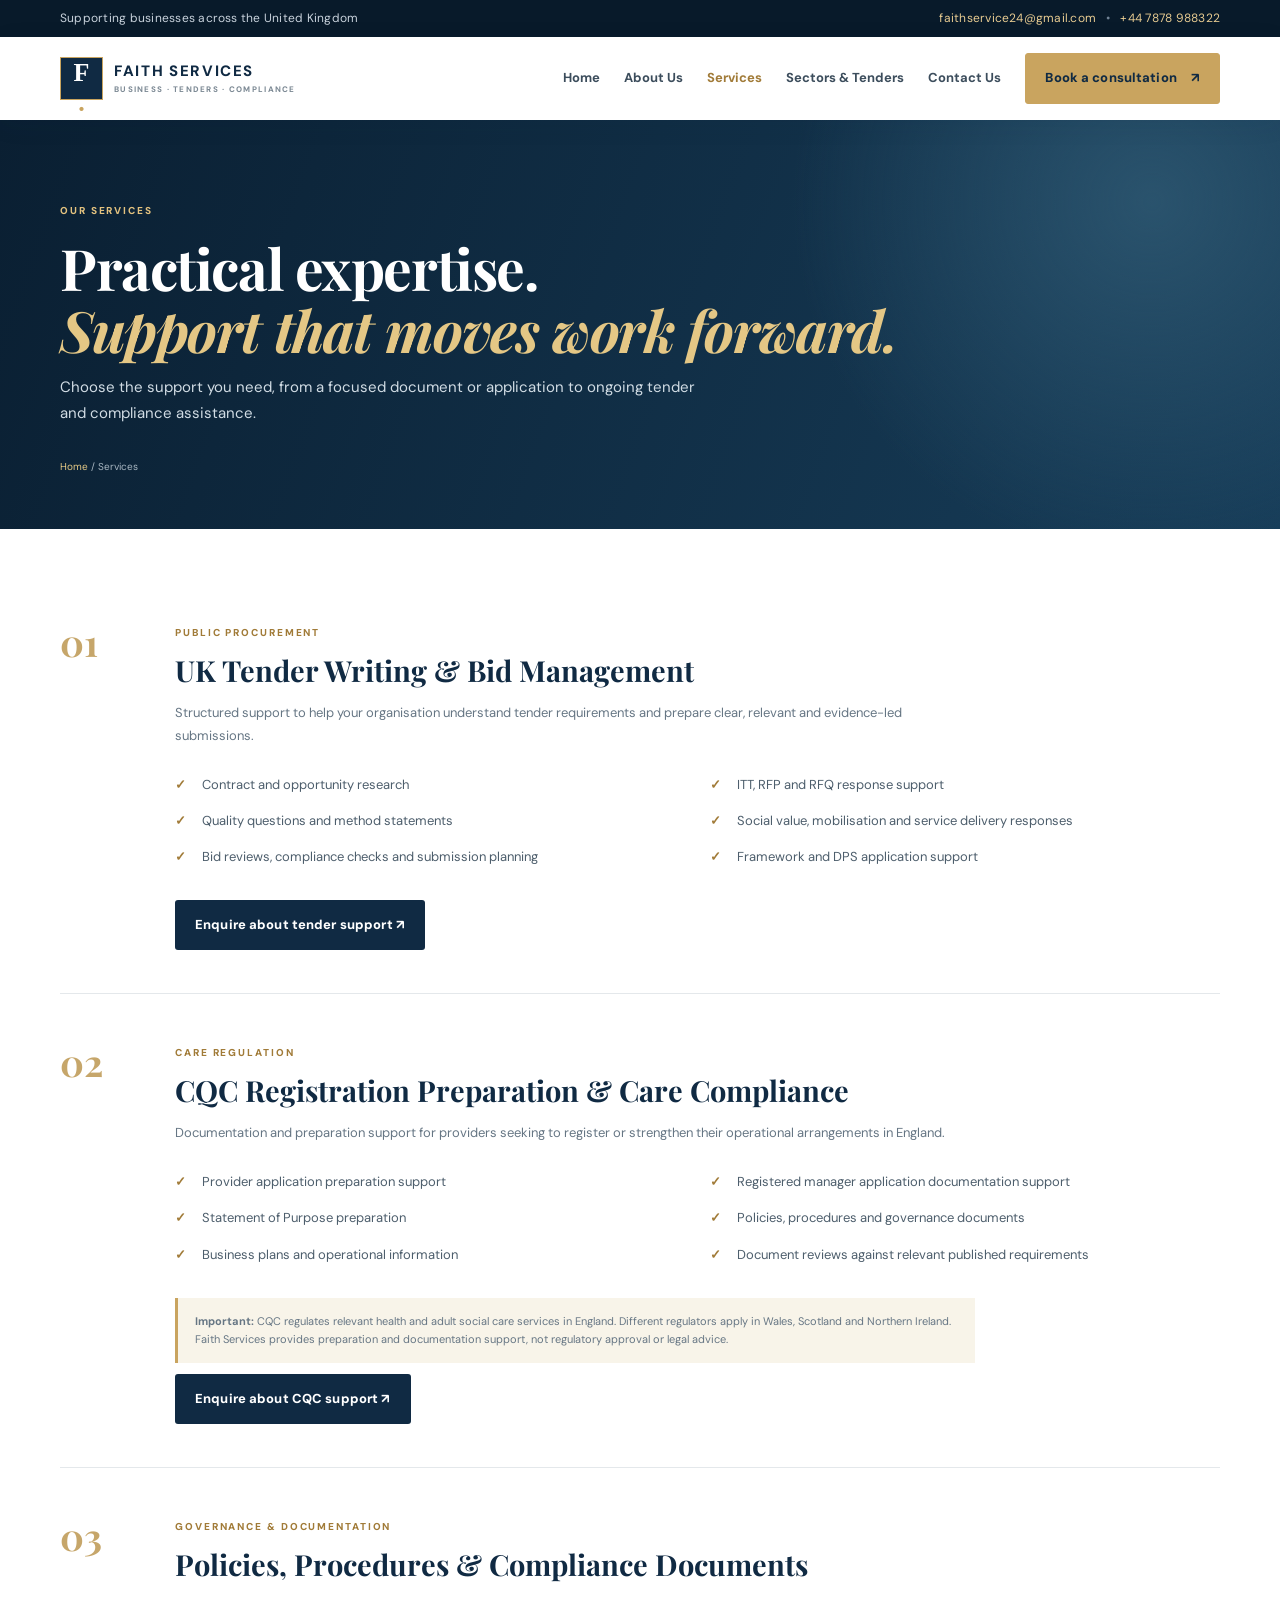
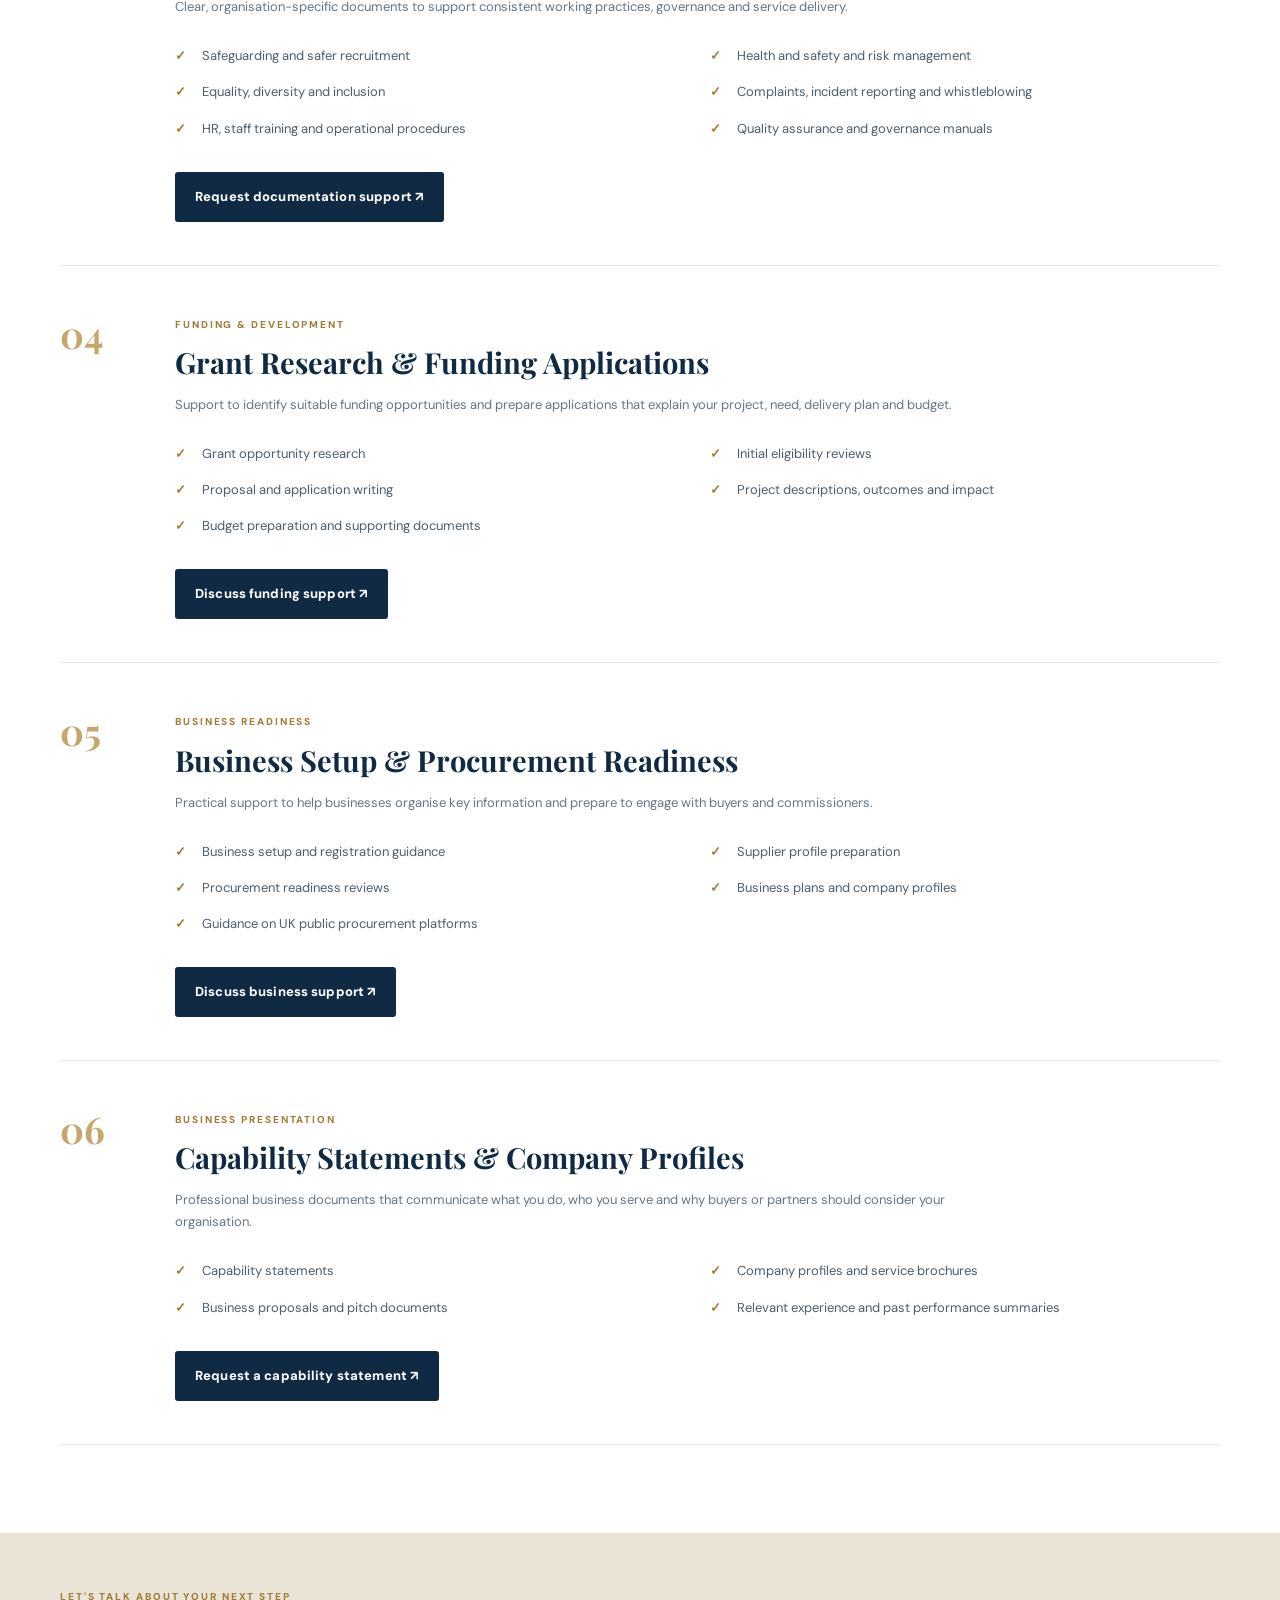
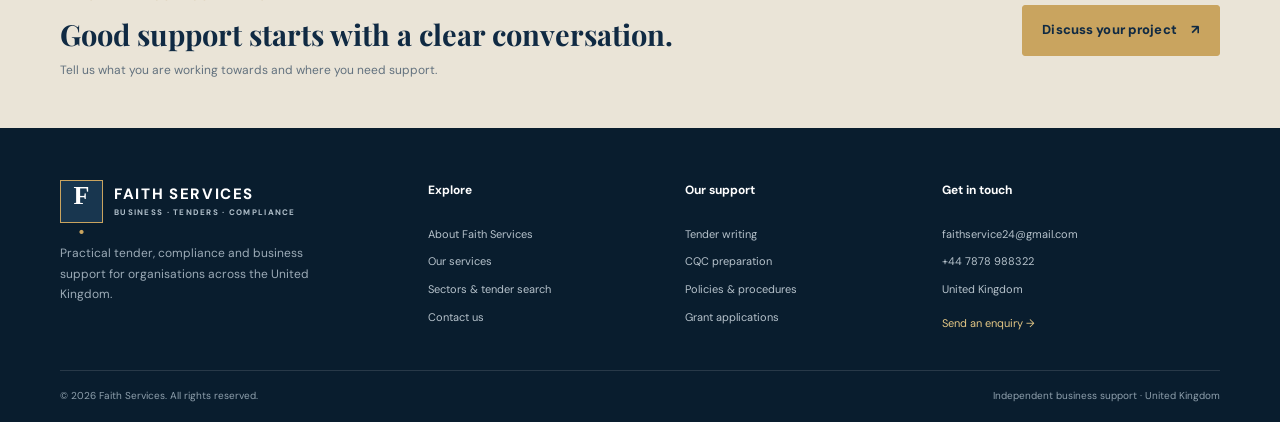
<file: faith-services-website 3/services.html>
<!doctype html><html lang="en-GB"><head><meta charset="utf-8"><meta name="viewport" content="width=device-width,initial-scale=1"><meta name="description" content="Explore Faith Services support for UK tender writing, CQC preparation, policies and procedures, grant applications and business development."><meta name="theme-color" content="#102a43"><title>Services | Faith Services</title><link rel="stylesheet" href="assets/style.css"></head><body><div class="utility"><div class="wrap utility-inner"><span>Supporting businesses across the United Kingdom</span><div><a href="mailto:faithservice24@gmail.com">faithservice24@gmail.com</a><span class="dot">•</span><a href="tel:+447878988322">+44 7878 988322</a></div></div></div>
<header class="header"><div class="wrap nav"><a class="brand" href="index.html" aria-label="Faith Services home"><span class="brand-icon">F<span>.</span></span><span class="brand-name">FAITH SERVICES<small>BUSINESS · TENDERS · COMPLIANCE</small></span></a><button class="menu-toggle" aria-label="Toggle navigation" aria-expanded="false">☰</button><nav class="nav-links"><a href="index.html" data-page="index">Home</a><a href="about.html" data-page="about">About Us</a><a href="services.html" data-page="services">Services</a><a href="sectors.html" data-page="sectors">Sectors & Tenders</a><a href="contact.html" data-page="contact">Contact Us</a><a class="button button-gold nav-cta" href="contact.html">Book a consultation <span>↗</span></a></nav></div></header><main><section class="page-banner"><div class="wrap"><span class="eyebrow eyebrow-light">OUR SERVICES</span><h1>Practical expertise.<br><em>Support that moves work forward.</em></h1><p>Choose the support you need, from a focused document or application to ongoing tender and compliance assistance.</p><div class="breadcrumbs"><a href="index.html">Home</a> / Services</div></div></section><section class="section"><div class="wrap"><div class="service-detail" id="tender-writing"><div class="detail-no">01</div><div><span class="eyebrow">PUBLIC PROCUREMENT</span><h2>UK Tender Writing & Bid Management</h2><p>Structured support to help your organisation understand tender requirements and prepare clear, relevant and evidence-led submissions.</p><ul class="tick-list"><li>Contract and opportunity research</li><li>ITT, RFP and RFQ response support</li><li>Quality questions and method statements</li><li>Social value, mobilisation and service delivery responses</li><li>Bid reviews, compliance checks and submission planning</li><li>Framework and DPS application support</li></ul><a class="button button-navy" href="contact.html?service=Tender%20Writing%20%26%20Bid%20Support">Enquire about tender support ↗</a></div></div><div class="service-detail" id="cqc"><div class="detail-no">02</div><div><span class="eyebrow">CARE REGULATION</span><h2>CQC Registration Preparation & Care Compliance</h2><p>Documentation and preparation support for providers seeking to register or strengthen their operational arrangements in England.</p><ul class="tick-list"><li>Provider application preparation support</li><li>Registered manager application documentation support</li><li>Statement of Purpose preparation</li><li>Policies, procedures and governance documents</li><li>Business plans and operational information</li><li>Document reviews against relevant published requirements</li></ul><p class="notice"><strong>Important:</strong> CQC regulates relevant health and adult social care services in England. Different regulators apply in Wales, Scotland and Northern Ireland. Faith Services provides preparation and documentation support, not regulatory approval or legal advice.</p><a class="button button-navy" href="contact.html?service=CQC%20Registration%20%26%20Compliance">Enquire about CQC support ↗</a></div></div><div class="service-detail" id="policies"><div class="detail-no">03</div><div><span class="eyebrow">GOVERNANCE & DOCUMENTATION</span><h2>Policies, Procedures & Compliance Documents</h2><p>Clear, organisation-specific documents to support consistent working practices, governance and service delivery.</p><ul class="tick-list"><li>Safeguarding and safer recruitment</li><li>Health and safety and risk management</li><li>Equality, diversity and inclusion</li><li>Complaints, incident reporting and whistleblowing</li><li>HR, staff training and operational procedures</li><li>Quality assurance and governance manuals</li></ul><a class="button button-navy" href="contact.html?service=Policies%20%26%20Procedures">Request documentation support ↗</a></div></div><div class="service-detail" id="grants"><div class="detail-no">04</div><div><span class="eyebrow">FUNDING & DEVELOPMENT</span><h2>Grant Research & Funding Applications</h2><p>Support to identify suitable funding opportunities and prepare applications that explain your project, need, delivery plan and budget.</p><ul class="tick-list"><li>Grant opportunity research</li><li>Initial eligibility reviews</li><li>Proposal and application writing</li><li>Project descriptions, outcomes and impact</li><li>Budget preparation and supporting documents</li></ul><a class="button button-navy" href="contact.html?service=Grant%20Research%20%26%20Applications">Discuss funding support ↗</a></div></div><div class="service-detail" id="business"><div class="detail-no">05</div><div><span class="eyebrow">BUSINESS READINESS</span><h2>Business Setup & Procurement Readiness</h2><p>Practical support to help businesses organise key information and prepare to engage with buyers and commissioners.</p><ul class="tick-list"><li>Business setup and registration guidance</li><li>Supplier profile preparation</li><li>Procurement readiness reviews</li><li>Business plans and company profiles</li><li>Guidance on UK public procurement platforms</li></ul><a class="button button-navy" href="contact.html?service=Business%20Setup%20%26%20Readiness">Discuss business support ↗</a></div></div><div class="service-detail" id="capability"><div class="detail-no">06</div><div><span class="eyebrow">BUSINESS PRESENTATION</span><h2>Capability Statements & Company Profiles</h2><p>Professional business documents that communicate what you do, who you serve and why buyers or partners should consider your organisation.</p><ul class="tick-list"><li>Capability statements</li><li>Company profiles and service brochures</li><li>Business proposals and pitch documents</li><li>Relevant experience and past performance summaries</li></ul><a class="button button-navy" href="contact.html?service=Capability%20Statements">Request a capability statement ↗</a></div></div></div></section></main><section class="bottom-cta"><div class="wrap cta-inner"><div><span class="eyebrow">LET'S TALK ABOUT YOUR NEXT STEP</span><h2>Good support starts with a clear conversation.</h2><p>Tell us what you are working towards and where you need support.</p></div><a class="button button-gold" href="contact.html">Discuss your project <span>↗</span></a></div></section>
<footer class="footer"><div class="wrap footer-grid"><div><a class="brand brand-light" href="index.html"><span class="brand-icon">F<span>.</span></span><span class="brand-name">FAITH SERVICES<small>BUSINESS · TENDERS · COMPLIANCE</small></span></a><p class="footer-about">Practical tender, compliance and business support for organisations across the United Kingdom.</p></div><div><h4>Explore</h4><a href="about.html">About Faith Services</a><a href="services.html">Our services</a><a href="sectors.html">Sectors & tender search</a><a href="contact.html">Contact us</a></div><div><h4>Our support</h4><a href="services.html#tender-writing">Tender writing</a><a href="services.html#cqc">CQC preparation</a><a href="services.html#policies">Policies & procedures</a><a href="services.html#grants">Grant applications</a></div><div><h4>Get in touch</h4><a href="mailto:faithservice24@gmail.com">faithservice24@gmail.com</a><a href="tel:+447878988322">+44 7878 988322</a><span>United Kingdom</span><a class="footer-contact" href="contact.html">Send an enquiry →</a></div></div><div class="wrap footer-bottom"><span>© <span data-year></span> Faith Services. All rights reserved.</span><span>Independent business support · United Kingdom</span></div></footer><script src="assets/site.js"></script></body></html>
</file>
<file: faith-services-website 3/assets/style.css>
@import url('https://fonts.googleapis.com/css2?family=DM+Sans:wght@400;500;600;700;800&family=Playfair+Display:ital,wght@0,600;0,700;1,600;1,700&display=swap');
:root{--navy:#102a43;--navy2:#173b59;--navy3:#0a1d2e;--gold:#c9a45f;--gold2:#e5ca91;--ink:#1c2d3b;--muted:#667684;--cream:#f7f5f0;--line:#e4e8eb;--white:#fff;--shadow:0 18px 48px rgba(16,42,67,.09)}*{box-sizing:border-box}html{scroll-behavior:smooth;scroll-padding-top:100px}body{margin:0;font-family:'DM Sans',Arial,sans-serif;color:var(--ink);line-height:1.7;background:#fff}a{color:inherit}button,input,select,textarea{font:inherit}.wrap{width:min(1160px,calc(100% - 44px));margin:auto}.utility{background:#081a2a;color:#c8d2dc;font-size:12px;letter-spacing:.02em}.utility-inner{min-height:37px;display:flex;justify-content:space-between;align-items:center;gap:12px}.utility a{color:#e7cb91;text-decoration:none}.dot{padding:0 10px;color:#718395}.header{position:sticky;top:0;z-index:50;background:rgba(255,255,255,.97);backdrop-filter:blur(12px);box-shadow:0 5px 24px rgba(16,42,67,.07)}.nav{min-height:83px;display:flex;align-items:center;justify-content:space-between;gap:24px}.brand{display:flex;align-items:center;gap:11px;text-decoration:none;color:var(--navy);flex-shrink:0}.brand-icon{width:43px;height:43px;display:grid;place-items:center;background:var(--navy);border:1px solid var(--gold);color:#fff;font:700 26px Georgia;position:relative}.brand-icon span{color:var(--gold)}.brand-name{font-size:15px;font-weight:800;letter-spacing:.11em;line-height:1.2}.brand-name small{display:block;color:#7c8994;font-size:8px;letter-spacing:.16em;margin-top:5px}.nav-links{display:flex;align-items:center;gap:24px}.nav-links>a:not(.button){font-size:13px;font-weight:700;text-decoration:none;color:#3c4d5c;transition:.2s}.nav-links>a:not(.button):hover,.nav-links>a.active{color:#a17b38}.button{display:inline-flex;justify-content:center;align-items:center;gap:14px;padding:13px 19px;border:1px solid transparent;border-radius:3px;text-decoration:none;font-size:13px;font-weight:800;letter-spacing:.01em;cursor:pointer;transition:transform .2s,background .2s,border .2s}.button:hover{transform:translateY(-2px)}.button-gold{background:var(--gold);border-color:var(--gold);color:#102a43}.button-gold:hover{background:#dfbd7a}.button-navy{background:var(--navy);color:#fff}.button-ghost{border-color:rgba(255,255,255,.48);color:#fff;background:transparent}.button-outline{border-color:#c8d0d6;color:var(--navy);background:#fff}.menu-toggle{display:none;border:0;background:transparent;color:var(--navy);font-size:26px}.hero{position:relative;overflow:hidden;background:radial-gradient(circle at 80% 25%,rgba(50,91,117,.6),transparent 30%),linear-gradient(115deg,#0a1f32 0%,#102f49 56%,#173d5a 100%);color:#fff}.hero-grid{min-height:590px;display:grid;grid-template-columns:1.08fr .92fr;align-items:center;gap:45px;padding-top:55px;padding-bottom:70px}.eyebrow{display:inline-block;color:#a17b38;font-size:10px;font-weight:800;letter-spacing:.19em;line-height:1.5}.eyebrow-light{color:#e3c27f}.eyebrow i{display:inline-block;width:24px;height:1px;background:var(--gold);vertical-align:middle;margin-right:8px}.hero h1,.page-banner h1{font:700 clamp(42px,5.4vw,68px)/1.08 'Playfair Display',Georgia,serif;letter-spacing:-.025em;margin:23px 0}.hero h1 em,.page-banner h1 em{font-style:italic;color:#e4c785}.hero-copy>p{max-width:610px;color:#d4dee6;font-size:16px;line-height:1.8;margin:0 0 27px}.hero-actions{display:flex;gap:12px;flex-wrap:wrap}.hero-proof{display:flex;gap:25px;flex-wrap:wrap;margin-top:42px;padding-top:19px;border-top:1px solid rgba(255,255,255,.17);font-size:11px;color:#c7d2dc}.hero-proof b{color:var(--gold2);margin-right:7px}.hero-art{height:420px;position:relative;display:grid;place-items:center}.art-orbit{position:absolute;border:1px solid rgba(226,194,127,.3);border-radius:50%;transform:rotate(-25deg)}.orbit-one{width:380px;height:260px}.orbit-two{width:300px;height:390px;transform:rotate(45deg)}.art-monogram{font:700 280px/.8 Georgia;color:rgba(255,255,255,.07);position:absolute;top:44px;right:60px}.art-monogram span{color:rgba(201,164,95,.3)}.art-card{position:relative;width:300px;min-height:255px;padding:28px;background:linear-gradient(145deg,#fff,#f1eee6);color:var(--navy);box-shadow:0 28px 60px #06152280;transform:rotate(-5deg);display:flex;flex-direction:column;justify-content:center}.art-label{font-size:9px;letter-spacing:.2em;color:#92713a;font-weight:800}.art-card strong{font:700 35px/1.15 'Playfair Display';margin:22px 0}.art-line{height:2px;width:55px;background:var(--gold);margin-bottom:18px}.art-card small{font-size:8px;letter-spacing:.13em;color:#6b7a87}.art-stamp{position:absolute;right:1%;bottom:28px;width:92px;height:92px;border:1px solid var(--gold);border-radius:50%;display:grid;place-content:center;text-align:center;color:#efd69e;font-size:10px;line-height:1.35;font-weight:800;letter-spacing:.12em;transform:rotate(12deg)}.hero-bottom{border-top:1px solid #ffffff1c;background:#071a2b66}.hero-bottom-inner{min-height:48px;display:flex;align-items:center;justify-content:space-between;gap:15px;color:#b9c6d0;font-size:9px;letter-spacing:.14em}.hero-bottom b{color:var(--gold);padding:0 8px}.trust-row{background:#f4f1e9;border-bottom:1px solid #eae5da}.trust-items{min-height:73px;display:flex;justify-content:space-between;align-items:center;gap:15px;flex-wrap:wrap}.trust-items span{font-size:11px;font-weight:700;color:#455767}.trust-items i{font-style:normal;color:#a17b38;font-size:17px;margin-right:7px}.section{padding:88px 0}.section-soft{background:var(--cream)}.section-dark{background:#0d263b;color:white}.section-heading{display:flex;align-items:end;justify-content:space-between;gap:40px;margin-bottom:39px}.section-heading>div{max-width:600px}.section-heading>p{max-width:420px;color:var(--muted);font-size:14px;margin:0 0 7px}.section-heading h2,.split-copy h2,.story-layout h2,.contact-intro h2{font:700 clamp(31px,3.5vw,43px)/1.18 'Playfair Display',Georgia,serif;color:var(--navy);letter-spacing:-.02em;margin:13px 0 0}.section-heading h2 em,.split-copy h2 em,.story-layout h2 em,.contact-intro h2 em{color:#a17b38}.centered{justify-content:center;text-align:center}.centered>p{display:none}.service-grid{display:grid;grid-template-columns:repeat(3,1fr);gap:17px}.service-card{position:relative;padding:27px 26px 25px;border:1px solid var(--line);background:#fff;min-height:270px;transition:.25s}.service-card:hover{transform:translateY(-5px);box-shadow:var(--shadow);border-color:#d8c49b}.service-card.featured{background:#f9f6ef;border-color:#e5d7b8}.card-number{position:absolute;right:23px;top:20px;font-size:10px;color:#a6afb6;font-weight:800;letter-spacing:.12em}.icon-box{height:43px;width:43px;background:#f3ecdd;color:#947039;display:grid;place-items:center;font-size:22px}.service-card h3{font:700 21px/1.25 'Playfair Display';color:var(--navy);margin:19px 0 9px}.service-card p{font-size:12px;color:var(--muted);line-height:1.75;min-height:63px}.service-card>a,.insight-body>a{font-size:11px;font-weight:800;text-decoration:none;color:#9b773c}.service-card>a b{font-size:16px;margin-left:5px}.center{text-align:center}.space-top{margin-top:32px}.split-layout{display:grid;grid-template-columns:1fr 1fr;gap:75px;align-items:center}.split-art{min-height:420px;background:linear-gradient(140deg,#102a43,#1b4966);position:relative;overflow:hidden;display:grid;place-items:center}.split-art:before,.split-art:after{content:'';position:absolute;border:1px solid #d5b87655;border-radius:50%;width:370px;height:370px}.split-art:after{width:260px;height:260px}.split-watermark{position:absolute;font:700 340px Georgia;color:#ffffff0b;right:0;top:-60px}.split-quote{z-index:1;background:#f7f5f0;padding:33px;width:72%;box-shadow:0 15px 35px #071a2b55}.split-quote span{display:block;font-size:9px;letter-spacing:.2em;color:#9b773c;font-weight:800;margin-bottom:18px}.split-quote strong{font:700 26px/1.3 'Playfair Display';color:var(--navy)}.split-quote small{display:block;color:#687887;font-size:11px;margin-top:18px}.split-copy>p,.story-copy p,.contact-intro>p{font-size:14px;color:var(--muted);line-height:1.9}.tick-list{padding:0;margin:20px 0 25px;list-style:none}.tick-list li{position:relative;padding:7px 0 7px 27px;font-size:13px;color:#4d5e6c}.tick-list li:before{content:'✓';position:absolute;left:0;top:7px;color:#a17b38;font-weight:900}.process-grid{display:grid;grid-template-columns:repeat(4,1fr);gap:28px}.process-grid>div{border-top:1px solid #d8dfe4;padding-top:18px}.process-grid b{font:700 25px 'Playfair Display';color:#b28e4f}.process-grid h3{font:700 19px 'Playfair Display';color:var(--navy);margin:12px 0 6px}.process-grid p{font-size:12px;color:var(--muted);margin:0}.section-dark .section-heading h2{color:#fff}.section-dark .section-heading h2 em{color:#e4c785}.section-dark .section-heading>p{color:#c1cbd3}.sector-pills{display:grid;grid-template-columns:repeat(3,1fr);gap:10px}.sector-pills a{padding:17px 19px;border:1px solid #ffffff25;text-decoration:none;color:#e8edf1;font-size:13px;display:flex;justify-content:space-between;transition:.2s}.sector-pills a:hover{border-color:var(--gold);background:#ffffff09}.sector-pills span{color:var(--gold)}.dark-link{margin-top:26px}.dark-link a{color:#e5c985;font-size:12px;font-weight:800;text-decoration:none}.insight-grid{display:grid;grid-template-columns:repeat(3,1fr);gap:19px}.insight{background:#fff;border:1px solid var(--line)}.insight-art{height:170px;position:relative;overflow:hidden;display:flex;flex-direction:column;justify-content:space-between;padding:17px;color:white}.insight-art span{font-size:9px;letter-spacing:.17em;font-weight:800}.insight-art b{font:700 34px/.95 'Playfair Display';letter-spacing:.02em}.art-one{background:linear-gradient(135deg,#102a43,#45647b)}.art-two{background:linear-gradient(135deg,#334f58,#a6a78f)}.art-three{background:linear-gradient(135deg,#80663b,#d0b77e)}.insight-body{padding:22px}.insight-body small{font-size:9px;color:#9c783b;font-weight:800;letter-spacing:.14em}.insight-body h3{font:700 19px/1.3 'Playfair Display';color:var(--navy);margin:10px 0}.insight-body p{font-size:12px;color:var(--muted);min-height:58px}.fine-print{font-size:10px;color:#7c8993;line-height:1.6;margin-top:18px}.bottom-cta{background:#eae4d7;padding:48px 0}.cta-inner{display:flex;align-items:center;justify-content:space-between;gap:25px}.cta-inner h2{font:700 29px 'Playfair Display';color:var(--navy);margin:7px 0}.cta-inner p{font-size:12px;color:#62717e;margin:0}.footer{background:#091d2e;color:#c4cfd8;padding:52px 0 18px}.footer-grid{display:grid;grid-template-columns:1.5fr 1fr 1fr 1.25fr;gap:35px}.brand-light{color:#fff}.brand-light .brand-icon{background:#18364f}.brand-light .brand-name small{color:#aebdc8}.footer-about{max-width:280px;font-size:12px;color:#9cabb7;margin-top:20px}.footer h4{color:#fff;font-size:12px;margin:0 0 15px}.footer-grid>div:not(:first-child){display:flex;flex-direction:column;align-items:flex-start;gap:9px}.footer-grid>div>a:not(.brand),.footer-grid>div>span{font-size:11px;color:#b7c3cc;text-decoration:none}.footer-grid>div>a:hover{color:#e4c785}.footer-contact{margin-top:6px;color:#e4c785!important}.footer-bottom{border-top:1px solid #ffffff20;margin-top:38px;padding-top:16px;display:flex;justify-content:space-between;gap:15px;color:#8fa0ad;font-size:10px}.page-banner{background:radial-gradient(circle at 90% 20%,#2a536d,transparent 30%),linear-gradient(110deg,#0a1f32,#173d59);color:white;padding:75px 0 54px}.page-banner h1{font-size:clamp(39px,4.8vw,57px);margin:15px 0}.page-banner p{max-width:660px;color:#d1dce4;font-size:15px}.breadcrumbs{font-size:10px;color:#aab8c3;margin-top:32px}.breadcrumbs a{color:#e5c985;text-decoration:none}.story-layout{display:grid;grid-template-columns:.9fr 1.1fr;gap:70px}.story-copy p:first-child{margin-top:0}.values-grid{display:grid;grid-template-columns:repeat(3,1fr);gap:17px}.values-grid article{background:#fff;border:1px solid var(--line);padding:27px}.values-grid article>span{color:#ae8a4c;font:700 26px 'Playfair Display'}.values-grid h3{font:700 21px 'Playfair Display';color:var(--navy);margin:12px 0 5px}.values-grid p{font-size:12px;color:var(--muted)}.audience-grid{display:grid;grid-template-columns:repeat(4,1fr);gap:12px}.audience-grid>div{padding:21px;border:1px solid var(--line)}.audience-grid b{display:block;color:#a17b38;font:700 23px 'Playfair Display';margin-bottom:16px}.audience-grid strong{display:block;font-size:13px;color:var(--navy)}.audience-grid span{display:block;font-size:11px;color:var(--muted);margin-top:7px}.service-detail{display:grid;grid-template-columns:90px 1fr;gap:25px;padding:43px 0;border-bottom:1px solid var(--line);scroll-margin-top:110px}.service-detail:first-child{padding-top:0}.detail-no{font:700 37px 'Playfair Display';color:#c6a66a}.service-detail h2{font:700 29px 'Playfair Display';color:var(--navy);margin:7px 0}.service-detail p{font-size:13px;color:var(--muted);max-width:800px}.service-detail .tick-list{display:grid;grid-template-columns:1fr 1fr;gap:0 25px}.notice{background:#f8f4e9;border-left:3px solid var(--gold);padding:14px 17px;font-size:11px!important}.sector-grid{display:grid;grid-template-columns:repeat(3,1fr);gap:16px}.sector-grid article{border:1px solid var(--line);padding:25px;scroll-margin-top:110px}.sector-grid article>span,.case-card>span{font-size:9px;letter-spacing:.14em;color:#a17b38;font-weight:800}.sector-grid h3{font:700 21px 'Playfair Display';color:var(--navy);margin:14px 0 8px}.sector-grid p{font-size:12px;color:var(--muted);min-height:62px}.sector-grid a{font-size:11px;color:#9b773c;text-decoration:none;font-weight:800}.tender-layout{display:grid;grid-template-columns:1.05fr .95fr;gap:65px;align-items:start}.tender-layout h2{font:700 37px/1.2 'Playfair Display';color:var(--navy);margin:12px 0}.tender-layout h2 em{color:#a17b38}.tender-layout>div>p{font-size:13px;color:var(--muted)}.portal-list{margin-top:25px;display:grid;grid-template-columns:1fr 1fr;gap:10px}.portal-list a{background:#fff;border:1px solid var(--line);padding:14px;text-decoration:none}.portal-list b{display:block;font-size:12px;color:var(--navy)}.portal-list span{display:block;font-size:10px;color:var(--muted);margin-top:3px}.tender-box{background:#fff;padding:30px;border:1px solid #e3ddcf;box-shadow:var(--shadow)}.tender-box h3{font:700 24px 'Playfair Display';color:var(--navy);margin:8px 0 20px}.tender-box label,.contact-form label{display:block;font-size:11px;font-weight:800;color:#34495a;margin:13px 0 6px}.tender-box input,.tender-box select,.contact-form input,.contact-form select,.contact-form textarea{width:100%;border:1px solid #d5dce1;padding:12px 13px;background:#fff;color:var(--ink);border-radius:2px;font-size:12px}.tender-box .button{width:100%;margin-top:18px}.case-grid{display:grid;grid-template-columns:1fr 1fr;gap:17px}.case-card{border:1px solid var(--line);padding:27px}.case-card h3{font:700 22px 'Playfair Display';color:var(--navy)}.case-card p{font-size:12px;color:var(--muted)}.contact-layout{display:grid;grid-template-columns:.8fr 1.2fr;gap:65px}.contact-intro h2{margin:12px 0 18px}.contact-method{display:flex;gap:14px;align-items:center;margin-top:22px}.contact-symbol{height:39px;width:39px;background:#f1eadc;color:#9b773c;display:grid;place-items:center}.contact-method small{display:block;color:#a17b38;font-size:9px;font-weight:800;letter-spacing:.13em}.contact-method a,.contact-method strong{font-size:13px;color:var(--navy);font-weight:700;text-decoration:none}.contact-note{background:var(--cream);padding:18px;margin-top:27px}.contact-note b{font:700 16px 'Playfair Display';color:var(--navy)}.contact-note p{font-size:11px;color:var(--muted);margin-bottom:0}.contact-form{background:#fff;border:1px solid var(--line);box-shadow:var(--shadow);padding:30px}.contact-form h3{font:700 25px 'Playfair Display';color:var(--navy);margin:7px 0 17px}.form-row{display:grid;grid-template-columns:1fr 1fr;gap:13px}.contact-form textarea{min-height:130px;resize:vertical}.consent{display:flex!important;align-items:flex-start;gap:9px;font-weight:500!important}.consent input{width:auto;margin-top:3px}.contact-form button{margin-top:12px}.contact-form .fine-print{margin-bottom:0}
@media(max-width:980px){.nav-links{gap:13px}.nav-links>a:not(.button){font-size:11px}.nav-cta{padding:10px;font-size:10px}.hero-grid{gap:15px}.hero-art{transform:scale(.88)}.footer-grid{grid-template-columns:1.3fr 1fr 1fr}.footer-grid>div:last-child{grid-column:2}.split-layout,.tender-layout{gap:35px}}
@media(max-width:760px){.wrap{width:min(100% - 32px,1160px)}.utility-inner{padding:7px 0;align-items:flex-start;flex-direction:column;gap:2px}.nav{min-height:70px}.menu-toggle{display:block}.nav-links{display:none;position:absolute;top:70px;left:0;right:0;background:#fff;padding:18px 22px 24px;box-shadow:0 15px 25px #102a4320;flex-direction:column;align-items:stretch;gap:4px}.nav-links.open{display:flex}.nav-links>a:not(.button){font-size:14px;padding:9px}.nav-cta{margin-top:8px}.hero-grid{grid-template-columns:1fr;padding-top:65px;padding-bottom:38px}.hero h1{font-size:47px}.hero-art{height:300px;transform:scale(.82);margin-top:-8px}.hero-bottom-inner{padding:12px 0;align-items:flex-start;flex-direction:column;font-size:8px}.trust-items{padding:17px 0;display:grid;grid-template-columns:1fr 1fr}.section{padding:62px 0}.section-heading{display:block}.section-heading>p{margin-top:16px}.service-grid,.insight-grid,.values-grid,.sector-grid{grid-template-columns:1fr 1fr}.split-layout,.story-layout,.tender-layout,.contact-layout{grid-template-columns:1fr;gap:35px}.split-art{min-height:320px;order:2}.split-copy{order:1}.process-grid{grid-template-columns:1fr 1fr;gap:25px}.sector-pills{grid-template-columns:1fr 1fr}.audience-grid{grid-template-columns:1fr 1fr}.service-detail{grid-template-columns:48px 1fr;gap:12px}.service-detail .tick-list{grid-template-columns:1fr}.footer-grid{grid-template-columns:1fr 1fr}.footer-grid>div:last-child{grid-column:auto}.cta-inner{align-items:flex-start;flex-direction:column}.case-grid{grid-template-columns:1fr}}
@media(max-width:480px){.hero h1{font-size:40px}.hero-copy>p{font-size:14px}.hero-proof{gap:10px}.hero-proof span{font-size:9px}.hero-art{margin-left:-25px;margin-right:-25px;transform:scale(.72);height:250px}.service-grid,.insight-grid,.values-grid,.sector-grid,.portal-list{grid-template-columns:1fr}.service-card{min-height:0}.service-card p{min-height:0}.process-grid{gap:18px}.sector-pills{grid-template-columns:1fr}.page-banner{padding:57px 0 42px}.page-banner h1{font-size:40px}.audience-grid,.form-row{grid-template-columns:1fr}.service-detail{grid-template-columns:1fr}.detail-no{font-size:25px}.contact-form{padding:22px}.footer-grid{grid-template-columns:1fr}.footer-bottom{flex-direction:column}.section-heading h2,.split-copy h2,.story-layout h2,.contact-intro h2{font-size:33px}}
</file>
<file: assets/style.css>
@import url('https://fonts.googleapis.com/css2?family=DM+Sans:wght@400;500;600;700&family=Playfair+Display:wght@600;700;800&display=swap');
:root{--navy:#07152f;--navy2:#0d2b4a;--blue:#103d78;--cyan:#16c5ed;--cyan2:#8beaff;--gold:#d4ad65;--white:#fff;--ink:#14243a;--muted:#65758b;--pale:#f3f7fb;--line:#e1e8f0;--shadow:0 18px 50px rgba(4,20,43,.13);--radius:22px;--max:1180px}
*{box-sizing:border-box}html{scroll-behavior:smooth}body{margin:0;color:var(--ink);font:15px/1.7 'DM Sans',Arial,sans-serif;background:#fff}a{color:inherit;text-decoration:none}img{max-width:100%;display:block}button,input,select,textarea{font:inherit}.wrap{width:min(var(--max),calc(100% - 42px));margin:auto}
.topline{background:#061126;color:#cbd8e8;font-size:11px;padding:8px 0}.topline .wrap{display:flex;justify-content:space-between;gap:12px;flex-wrap:wrap}.topline a{color:#a4eafa}
header{position:sticky;top:0;z-index:50;background:rgba(255,255,255,.97);backdrop-filter:blur(12px);border-bottom:1px solid #e9eef4}.nav{height:84px;display:flex;align-items:center;justify-content:space-between;gap:24px}.brand{display:flex;align-items:center;gap:11px;min-width:230px}.brand img{width:60px;height:60px;object-fit:contain}.brand b{display:block;font-size:17px;letter-spacing:.12em;color:var(--navy);line-height:1.25}.brand small{display:block;color:#168bb2;font-size:8px;letter-spacing:.18em;font-weight:800}.links{display:flex;align-items:center;gap:24px;font-size:12px;font-weight:700;color:#34445b}.links a{padding:10px 0;position:relative}.links a:hover,.links a.active{color:#0786a9}.links a.active:after,.links a:hover:after{content:"";position:absolute;bottom:1px;left:0;width:100%;height:2px;background:var(--cyan)}.menu{display:none;border:0;background:none;font-size:27px;color:var(--navy)}
.btn{display:inline-flex;align-items:center;justify-content:center;gap:9px;border:0;border-radius:5px;padding:14px 21px;font-size:12px;font-weight:800;cursor:pointer;transition:.2s}.primary{background:var(--gold);color:#0a1c34}.primary:hover{background:#e8c985;transform:translateY(-2px)}.outline{border:1px solid rgba(255,255,255,.55);color:white;background:transparent}.darkbtn{background:var(--navy);color:white}.whitebtn{background:white;color:var(--navy)}
.hero{min-height:650px;background:linear-gradient(90deg,rgba(4,17,38,.97) 0%,rgba(5,28,54,.91) 48%,rgba(5,28,54,.60) 100%),url('https://images.unsplash.com/photo-1521737711867-e3b97375f902?auto=format&fit=crop&w=2000&q=85') center/cover;display:flex;align-items:center;color:white;position:relative;overflow:hidden}.hero:after{content:"";position:absolute;right:-100px;top:-170px;width:600px;height:600px;border:1px solid rgba(212,173,101,.22);border-radius:50%;box-shadow:0 0 0 45px rgba(212,173,101,.035),0 0 0 95px rgba(22,197,237,.025)}.hero-grid{display:grid;grid-template-columns:1.1fr .9fr;align-items:center;gap:45px;position:relative;z-index:1;padding:86px 0 110px}.eyebrow{display:inline-flex;align-items:center;gap:10px;text-transform:uppercase;letter-spacing:.19em;font-size:10px;font-weight:800;color:var(--gold)}.eyebrow:before{content:"";width:28px;height:2px;background:var(--gold)}h1,h2,h3{margin-top:0}h1,h2,.serif{font-family:'Playfair Display',Georgia,serif}h1{font-size:clamp(44px,5.7vw,72px);line-height:1.02;letter-spacing:-.035em;margin:20px 0 22px}h1 em{font-style:italic;color:#e6c47d}h2{font-size:clamp(30px,4vw,46px);line-height:1.13;letter-spacing:-.025em;margin:13px 0 17px}h3{font-size:19px;line-height:1.3}.hero p{color:#d8e4f2;max-width:620px;font-size:16px;line-height:1.8}.actions{display:flex;gap:12px;flex-wrap:wrap;margin-top:28px}.proof{display:flex;gap:22px;flex-wrap:wrap;margin-top:36px;color:#d8e4f2;font-size:11px}.proof span:before{content:"✓";color:var(--cyan);font-weight:900;margin-right:8px}
.hero-art{position:relative;min-height:370px;display:grid;place-items:center}.brand-card{width:min(340px,90%);background:#fbfaf7;color:var(--navy);padding:34px 32px 38px;transform:rotate(-5deg);box-shadow:0 25px 60px rgba(0,0,0,.28);position:relative;z-index:2}.brand-card small{font-size:9px;letter-spacing:.2em;color:#9b7738;font-weight:900}.brand-card h2{font-size:37px;line-height:1.12;margin:20px 0}.brand-card .rule{height:2px;width:55px;background:var(--gold);margin:22px 0}.brand-card p{font-size:9px;letter-spacing:.14em;color:#63748a}.seal{position:absolute;right:4%;bottom:6%;width:96px;height:96px;border:1px solid var(--gold);border-radius:50%;display:grid;place-items:center;text-align:center;color:#f0cb7d;font-size:10px;line-height:1.35;letter-spacing:.12em;font-weight:900;transform:rotate(9deg)}
.trust{position:relative;z-index:3;margin-top:-38px;background:white;border-radius:14px;box-shadow:var(--shadow);display:grid;grid-template-columns:repeat(3,1fr);padding:20px 22px}.trust article{display:flex;align-items:center;gap:14px;padding:9px 20px;border-right:1px solid var(--line)}.trust article:last-child{border:0}.trust-icon{width:43px;height:43px;display:grid;place-items:center;background:#e9faff;color:#0786a9;border-radius:12px;font-size:19px}.trust b{display:block;font-size:12px}.trust small{display:block;color:var(--muted);font-size:10px}
.section{padding:92px 0}.soft{background:var(--pale)}.night{background:var(--navy);color:white}.section-head{max-width:720px;margin-bottom:40px}.section-head.center{text-align:center;margin-left:auto;margin-right:auto}.section-head p{color:var(--muted);font-size:14px}.night .section-head p{color:#bfccdc}.cards{display:grid;grid-template-columns:repeat(3,1fr);gap:18px}.card{background:#fff;border:1px solid var(--line);border-radius:16px;padding:27px;box-shadow:0 8px 24px rgba(4,20,43,.035);transition:.25s}.card:hover{transform:translateY(-5px);box-shadow:var(--shadow);border-color:#b9eaf5}.ico{width:49px;height:49px;border-radius:13px;background:#e9faff;color:#0786a9;display:grid;place-items:center;font-size:21px;margin-bottom:19px}.card h3{color:var(--navy);margin-bottom:10px}.card p{font-size:12px;color:var(--muted);margin-bottom:18px}.more{font-size:11px;font-weight:900;color:#087fa4}.more:after{content:" →"}
.split{display:grid;grid-template-columns:1fr 1fr;gap:58px;align-items:center}.photo-stack{min-height:425px;position:relative}.photo-main{position:absolute;inset:0 50px 42px 0;width:calc(100% - 50px);height:385px;object-fit:cover;border-radius:19px;box-shadow:var(--shadow)}.photo-sub{position:absolute;right:0;bottom:0;width:47%;height:185px;object-fit:cover;border:8px solid white;border-radius:18px;box-shadow:var(--shadow)}.note{position:absolute;left:18px;bottom:16px;background:var(--navy);color:white;padding:15px 18px;border-radius:9px}.note b{display:block;color:var(--cyan);font-size:16px}.note small{font-size:10px;color:#d5e1ef}.check{list-style:none;padding:0;margin:22px 0}.check li{margin:11px 0;font-size:13px;color:#4b5c72}.check li:before{content:"✓";font-weight:900;color:#078ba9;margin-right:10px}
.sectors{display:grid;grid-template-columns:repeat(4,1fr);gap:14px}.sector{height:210px;position:relative;display:flex;align-items:end;padding:18px;color:white;border-radius:14px;overflow:hidden;background-position:center;background-size:cover}.sector:before{content:"";position:absolute;inset:0;background:linear-gradient(0deg,rgba(4,15,33,.92),rgba(4,15,33,.05))}.sector div{position:relative}.sector h3{font-size:16px;margin:0 0 4px}.sector p{font-size:10px;margin:0;color:#d8e3ef}
.process{display:grid;grid-template-columns:repeat(4,1fr);gap:13px}.step{padding:23px;background:#102849;border-top:2px solid var(--cyan);border-radius:0 0 12px 12px}.step span{color:var(--gold);font-size:10px;font-weight:900;letter-spacing:.15em}.step h3{font-size:16px;margin:9px 0;color:white}.step p{font-size:11px;color:#c1cede;margin:0}
.band{background:linear-gradient(110deg,#0a1b36,#103b69);color:white;padding:42px;border-radius:18px;display:flex;align-items:center;justify-content:space-between;gap:25px}.band h2{font-size:clamp(26px,3.4vw,39px);margin:0 0 8px}.band p{color:#cbd8e8;margin:0;font-size:13px;max-width:680px}
.page-hero{padding:86px 0 78px;color:white;background:linear-gradient(90deg,rgba(4,17,38,.96),rgba(8,42,76,.78)),url('https://images.unsplash.com/photo-1497366754035-f200968a6e72?auto=format&fit=crop&w=1800&q=85') center/cover}.page-hero h1{font-size:clamp(40px,5vw,61px);max-width:850px}.page-hero p{max-width:660px;color:#d8e4f2}.crumb{display:inline-block;margin-top:16px;border:1px solid rgba(139,234,255,.3);border-radius:50px;padding:7px 13px;color:#a8efff;font-size:10px}
.case-grid,.blog-grid{display:grid;grid-template-columns:repeat(3,1fr);gap:18px}.case,.blog{border:1px solid var(--line);border-radius:15px;overflow:hidden;background:white}.case img,.blog img{width:100%;height:175px;object-fit:cover}.case-body,.blog-body{padding:21px}.case small,.blog small{font-size:9px;font-weight:900;letter-spacing:.14em;color:#0786a9}.case h3,.blog h3{font-size:17px;margin:8px 0}.case p,.blog p{font-size:12px;color:var(--muted)}
.searchbox{background:#fff;border:1px solid var(--line);border-radius:18px;padding:27px;box-shadow:var(--shadow)}.searchgrid{display:grid;grid-template-columns:1.5fr 1fr auto;gap:12px;align-items:end}.field label{display:block;font-size:10px;font-weight:900;color:#42536b;margin-bottom:6px}.field input,.field select,.field textarea{width:100%;border:1px solid #d9e2ec;border-radius:8px;padding:13px;background:#fbfdff;color:var(--ink);outline:none}.field input:focus,.field select:focus,.field textarea:focus{border-color:var(--cyan);box-shadow:0 0 0 3px rgba(22,197,237,.12)}.hint{font-size:10px;color:var(--muted);margin-top:13px}.portal{display:flex;gap:9px;flex-wrap:wrap;margin-top:18px}
.contactgrid{display:grid;grid-template-columns:.8fr 1.2fr;gap:23px}.contact-info{background:var(--navy);color:white;padding:32px;border-radius:17px}.contact-info p{font-size:12px;color:#c6d4e5}.detail{display:flex;gap:13px;margin:20px 0}.detail i{font-style:normal;color:var(--cyan);font-size:19px}.detail b{display:block;font-size:12px}.detail small{font-size:11px;color:#c6d4e5}.formbox{border:1px solid var(--line);border-radius:17px;padding:30px;box-shadow:0 10px 30px rgba(4,20,43,.05)}.formbox h2{font-size:28px}.formgrid{display:grid;grid-template-columns:1fr 1fr;gap:14px}.full{grid-column:1/-1}.field textarea{min-height:125px;resize:vertical}
footer{background:#050f21;color:white;padding:58px 0 20px}.footgrid{display:grid;grid-template-columns:1.4fr 1fr 1fr 1fr;gap:28px}.footbrand{display:flex;align-items:center;gap:10px;margin-bottom:15px}.footbrand img{width:55px;height:55px;object-fit:contain}.footbrand b{font-size:16px;letter-spacing:.1em}.footgrid p,.footgrid a{font-size:11px;color:#b8c7da}.footgrid h4{font-size:12px;margin:7px 0 14px}.footgrid a{display:block;margin:9px 0}.footgrid a:hover{color:var(--cyan)}.footbottom{border-top:1px solid rgba(255,255,255,.12);padding-top:17px;margin-top:34px;display:flex;justify-content:space-between;gap:12px;flex-wrap:wrap;color:#91a3b9;font-size:10px}
.wa{position:fixed;right:20px;bottom:20px;z-index:40;background:#1dbb78;color:white;border-radius:50px;padding:12px 17px;font-size:11px;font-weight:900;box-shadow:0 8px 25px rgba(0,0,0,.2)}
@media(max-width:980px){.links{gap:13px}.nav-cta{display:none}.cards{grid-template-columns:repeat(2,1fr)}.split{gap:30px}.sectors{grid-template-columns:repeat(2,1fr)}.searchgrid{grid-template-columns:1fr 1fr}.searchgrid button{grid-column:1/-1}.footgrid{grid-template-columns:1fr 1fr}}
@media(max-width:700px){.wrap{width:calc(100% - 30px)}.topline .wrap{justify-content:center;text-align:center}.nav{height:72px}.brand{min-width:0}.brand img{width:49px;height:49px}.brand b{font-size:14px}.brand small{font-size:7px}.menu{display:block}.links{display:none;position:absolute;top:72px;left:0;right:0;background:white;padding:12px 22px 22px;box-shadow:0 15px 24px rgba(4,20,43,.12);flex-direction:column;align-items:stretch;gap:0}.links.open{display:flex}.links a{padding:11px}.hero{min-height:auto}.hero-grid{grid-template-columns:1fr;gap:12px;padding:72px 0 85px}.hero-art{min-height:285px}.brand-card{width:260px;padding:24px}.brand-card h2{font-size:29px}.seal{right:8%;bottom:2%;width:78px;height:78px;font-size:8px}h1{font-size:44px}.hero p{font-size:14px}.proof{flex-direction:column;gap:8px}.trust{grid-template-columns:1fr;margin-top:-23px;padding:12px}.trust article{border:0;border-bottom:1px solid var(--line);padding:10px}.trust article:last-child{border:0}.section{padding:68px 0}.cards,.case-grid,.blog-grid{grid-template-columns:1fr}.split{grid-template-columns:1fr}.photo-stack{min-height:340px}.photo-main{height:300px}.photo-sub{height:140px}.sectors{grid-template-columns:1fr 1fr}.sector{height:175px;padding:13px}.sector h3{font-size:14px}.process{grid-template-columns:1fr 1fr}.band{display:block;padding:28px}.band .btn{margin-top:20px}.page-hero{padding:65px 0}.searchgrid{grid-template-columns:1fr}.searchgrid button{grid-column:auto}.contactgrid{grid-template-columns:1fr}.formgrid{grid-template-columns:1fr}.full{grid-column:auto}.footgrid{grid-template-columns:1fr 1fr}}
@media(max-width:420px){.sectors,.process,.footgrid{grid-template-columns:1fr}.actions .btn{width:100%}}


/* ===== FAITH SERVICES BRIGHT PREMIUM REFRESH ===== */
:root{
 --navy:#071a35;--navy2:#103d68;--blue:#1260a5;--cyan:#12bfe8;
 --cyan2:#9ceeff;--gold:#e0b65f;--pale:#f2f8fc;--ink:#132b45;
 --muted:#5d7187;--line:#dce8f1;--shadow:0 22px 58px rgba(5,35,69,.14)
}
body{background:#fff;color:var(--ink)}
.topline{background:#06172c}
header{box-shadow:0 5px 24px rgba(6,28,53,.06)}
.brand img{filter:drop-shadow(0 5px 8px rgba(8,34,65,.12))}
.btn{border-radius:7px;letter-spacing:.01em}
.primary{background:linear-gradient(135deg,#f0ce82,#d6a94f);box-shadow:0 8px 20px rgba(212,173,101,.22)}
.primary:hover{background:linear-gradient(135deg,#f6d995,#e2b75e)}
/* Brighter, more photographic home hero */
.hero{
 min-height:700px;
 background:
  linear-gradient(100deg,rgba(4,22,47,.92) 0%,rgba(7,45,82,.78) 48%,rgba(8,75,117,.43) 100%),
  url('https://images.unsplash.com/photo-1521737711867-e3b97375f902?auto=format&fit=crop&w=2200&q=90') center 44%/cover;
}
.hero:before{content:"";position:absolute;inset:0;background:radial-gradient(circle at 78% 24%,rgba(22,197,237,.28),transparent 30%),linear-gradient(130deg,transparent 45%,rgba(15,111,167,.16));pointer-events:none}
.hero:after{right:-115px;top:-165px;border-color:rgba(255,218,139,.32);box-shadow:0 0 0 45px rgba(22,197,237,.055),0 0 0 95px rgba(255,255,255,.035)}
.hero-grid{padding-top:100px;padding-bottom:125px;gap:55px}
.hero h1{font-size:clamp(50px,6.3vw,82px);text-shadow:0 3px 25px rgba(0,0,0,.16)}
.hero h1 em{color:#f2ce7e}
.hero p{font-size:17px;color:#eef7ff;max-width:650px}
.hero .eyebrow{color:#ffdc91}
.hero-art{min-height:410px}
.brand-card{width:min(365px,92%);padding:39px 36px 42px;box-shadow:0 30px 80px rgba(0,0,0,.35);border:1px solid rgba(255,255,255,.7)}
.brand-card h2{font-size:41px}
.seal{background:rgba(6,38,72,.55);backdrop-filter:blur(6px);box-shadow:0 8px 28px rgba(0,0,0,.16)}
.trust{border:1px solid #e6eef5;box-shadow:0 20px 55px rgba(7,34,64,.12);padding:22px 25px}
.trust-icon{background:linear-gradient(145deg,#e4faff,#d7f3fb);color:#087fa8}
.section{padding:100px 0}
.section-head{margin-bottom:44px}
.section-head h2{color:#0a2442}
.section-head p{font-size:15px;line-height:1.8}
.card{border-radius:18px;padding:30px 28px;border-color:#e1eaf2;box-shadow:0 9px 28px rgba(8,40,72,.055)}
.card:hover{border-color:#9bdff0;box-shadow:0 22px 48px rgba(8,40,72,.12)}
.ico{background:linear-gradient(145deg,#e4fbff,#d8f4fb);color:#087fa8;box-shadow:inset 0 0 0 1px rgba(18,191,232,.1)}
.soft{background:linear-gradient(180deg,#f6fbff 0%,#edf6fc 100%)}
.sector{border-radius:17px;box-shadow:0 12px 30px rgba(5,25,49,.12);transition:transform .25s,box-shadow .25s}
.sector:hover{transform:translateY(-6px);box-shadow:0 22px 42px rgba(5,25,49,.2)}
.sector:before{background:linear-gradient(0deg,rgba(4,19,39,.88),rgba(4,19,39,.02) 72%)}
.night{background:linear-gradient(135deg,#071a35 0%,#103e69 100%)}
.step{background:rgba(255,255,255,.075);border-top-color:#25c8eb;border-radius:8px 8px 13px 13px;min-height:175px}
.band{background:linear-gradient(110deg,#0b2b50,#12639a);box-shadow:0 18px 42px rgba(6,35,65,.16)}
/* Each inner page opens with a rich, bright photographic banner in the same visual language */
.page-hero{
 position:relative;isolation:isolate;overflow:hidden;
 padding:112px 0 104px;
 background-color:#0b2c50;
 background-image:linear-gradient(100deg,rgba(4,22,46,.86) 0%,rgba(8,53,91,.70) 58%,rgba(12,103,145,.40) 100%),url('https://images.unsplash.com/photo-1497366754035-f200968a6e72?auto=format&fit=crop&w=2000&q=90');
 background-position:center;background-size:cover;
}
.page-hero:before{content:"";position:absolute;z-index:-1;inset:0;background:radial-gradient(circle at 82% 18%,rgba(23,197,237,.25),transparent 32%)}
.page-hero h1{max-width:900px;font-size:clamp(46px,5.7vw,70px);line-height:1.04;text-shadow:0 3px 22px rgba(0,0,0,.2)}
.page-hero p{max-width:720px;font-size:16px;line-height:1.85;color:#eff8ff}
.page-hero .eyebrow{color:#ffdb91}
.crumb{background:rgba(6,35,65,.35);border-color:rgba(164,239,255,.55);padding:9px 16px}
.page-about .page-hero{background-image:linear-gradient(100deg,rgba(4,22,46,.84),rgba(8,53,91,.65),rgba(12,103,145,.35)),url('https://images.unsplash.com/photo-1521737711867-e3b97375f902?auto=format&fit=crop&w=2000&q=90')}
.page-services .page-hero{background-image:linear-gradient(100deg,rgba(4,22,46,.84),rgba(8,53,91,.65),rgba(12,103,145,.35)),url('https://images.unsplash.com/photo-1454165804606-c3d57bc86b40?auto=format&fit=crop&w=2000&q=90')}
.page-sectors .page-hero{background-image:linear-gradient(100deg,rgba(4,22,46,.84),rgba(8,53,91,.65),rgba(12,103,145,.35)),url('https://images.unsplash.com/photo-1486406146926-c627a92ad1ab?auto=format&fit=crop&w=2000&q=90')}
.page-contact .page-hero{background-image:linear-gradient(100deg,rgba(4,22,46,.84),rgba(8,53,91,.65),rgba(12,103,145,.35)),url('https://images.unsplash.com/photo-1497366811353-6870744d04b2?auto=format&fit=crop&w=2000&q=90')}
.case,.blog{border-radius:17px;box-shadow:0 10px 28px rgba(7,34,64,.06)}
.case img,.blog img{height:195px}
.searchbox,.formbox{border-radius:18px;box-shadow:0 18px 45px rgba(7,34,64,.09)}
.contact-info{background:linear-gradient(150deg,#071a35,#104c7b);border-radius:18px}
.field input,.field select,.field textarea{border-radius:9px;padding:14px}
footer{background:linear-gradient(115deg,#040f20,#0b2442)}
.wa{background:#12aa70;box-shadow:0 10px 28px rgba(18,170,112,.3)}
@media(max-width:700px){
 .hero{min-height:auto;background-position:58% center}
 .hero-grid{padding:72px 0 88px}
 .hero h1{font-size:clamp(43px,12vw,58px)}
 .hero p{font-size:14px}
 .hero-art{min-height:300px}
 .page-hero{padding:78px 0 75px;background-position:center}
 .page-hero h1{font-size:clamp(39px,10vw,52px)}
 .page-hero p{font-size:14px}
 .section{padding:72px 0}
}
</file>
